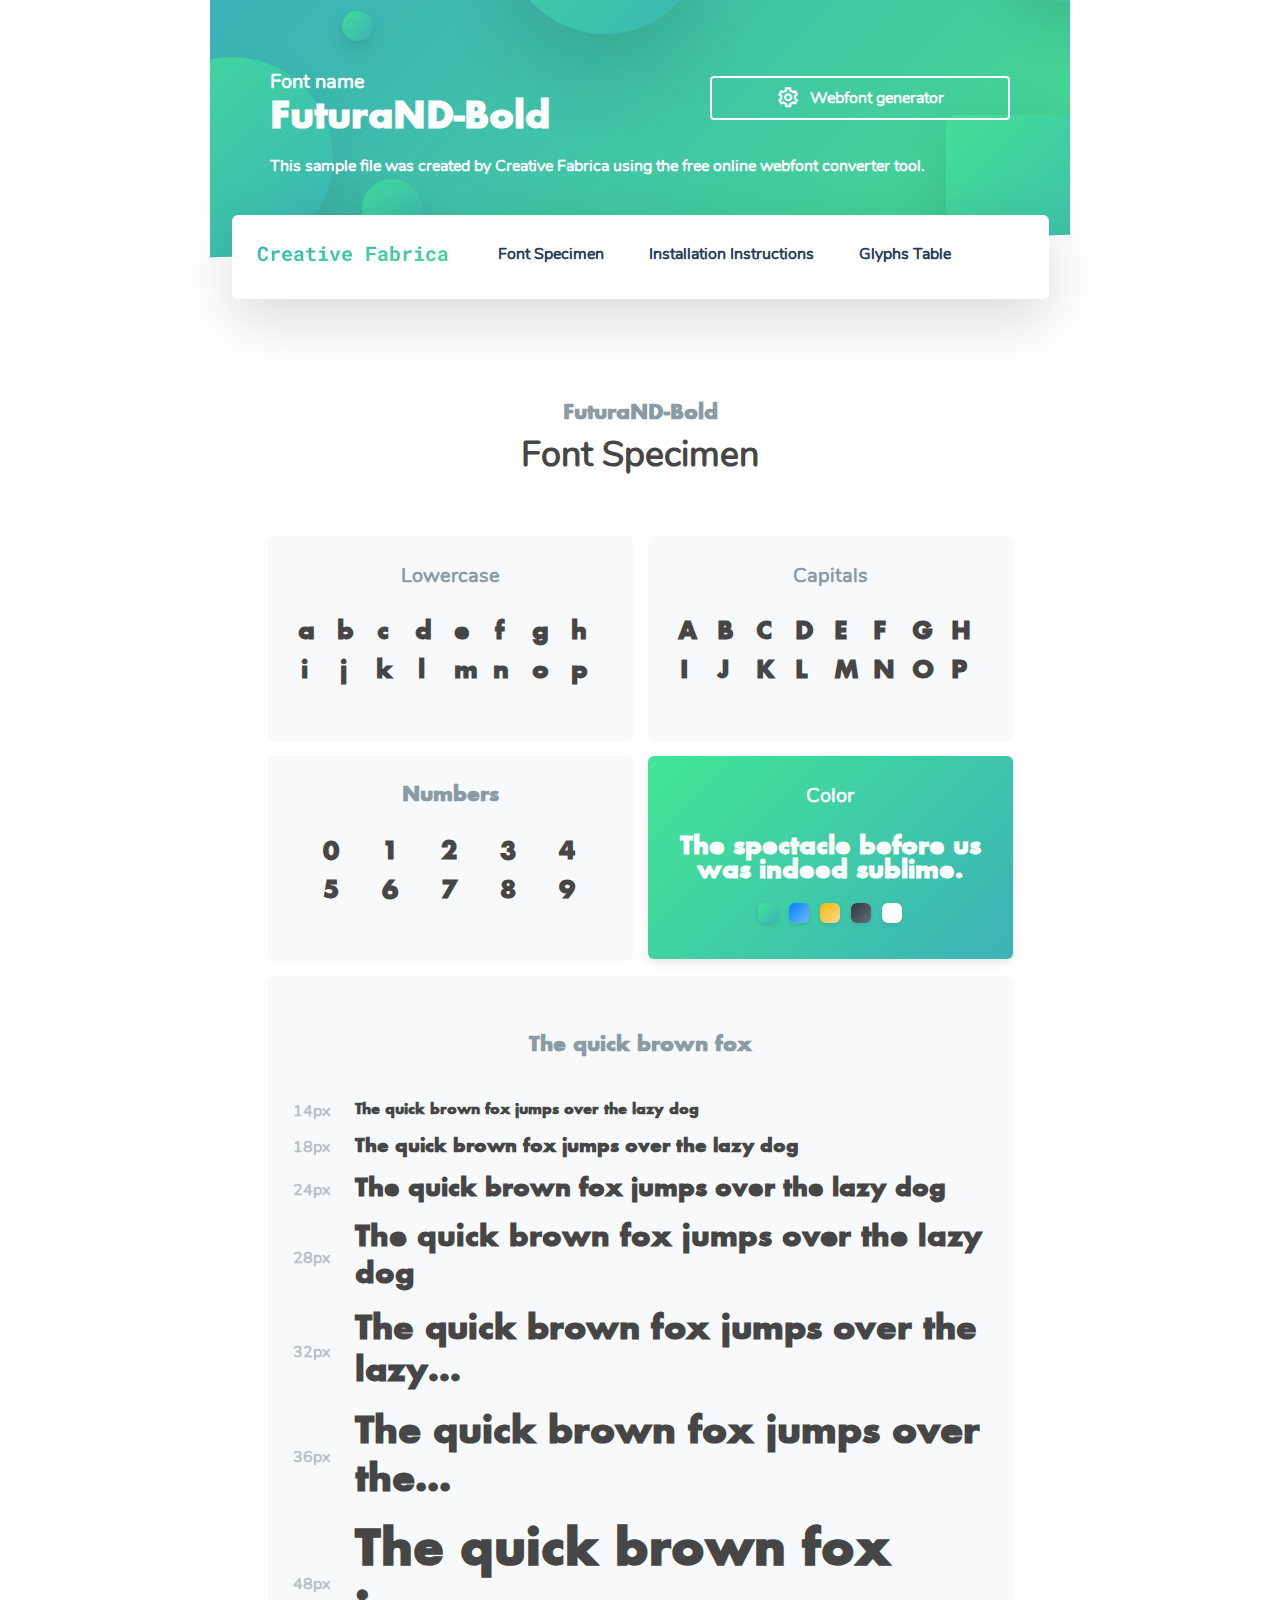
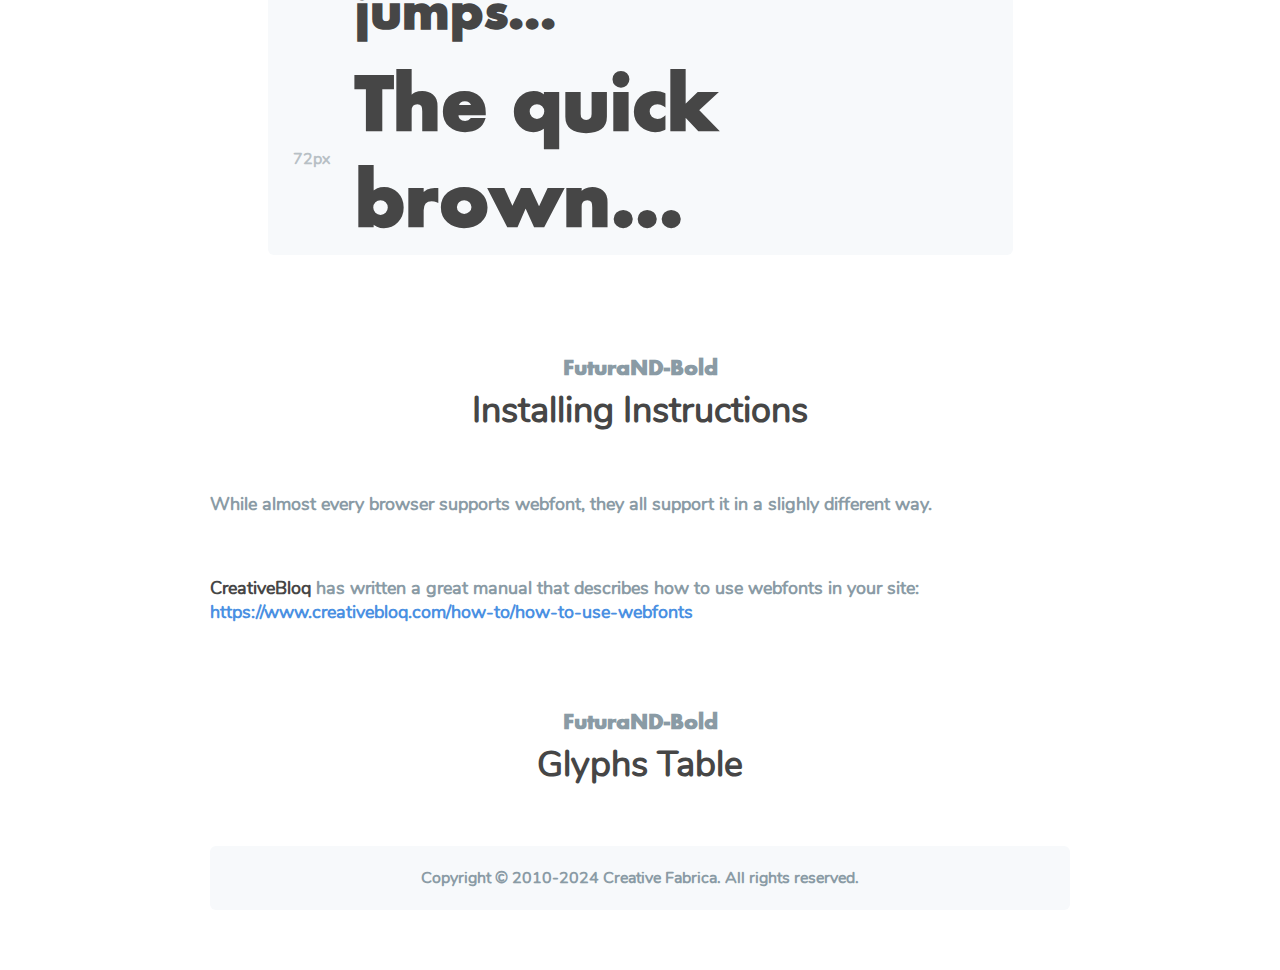
<file: resources/fonts/b27e7b36-9680-4c8a-a06a-61077bac1ced/index.html>
<!DOCTYPE html>
<html lang="en">
<head>
    <meta charset="UTF-8">
    <meta http-equiv="X-UA-Compatible" content="ie=edge">
    <meta name="viewport" content="width=device-width">
    <title>Webfont Specimen FuturaND-Bold by Creative Fabrica</title>
    <link rel="stylesheet" href="FuturaND-Bold.css">
    <link rel="stylesheet" href="./specimen_files/css/boxicons.min.css">
    <link rel="stylesheet" href="./specimen_files/css/style.css">
    <link rel="icon" href="./specimen_files/images/favicon.png">
    <style>
        body {
            font-family: 'FuturaND-Bold';
            font-weight: &amp;;
        }
    </style>
</head>
<body>
    <div class="cover-section c-section">
		<div class="cover-section_cta">
			<div class="c-row">
				<div class="c-row_column">
					<h1 class="cover-section_headline">
						<span class="cover-section_headline--smaller keep-page-font">Font name</span> <br>
						FuturaND-Bold
					</h1>
				</div>
				<div class="c-row_column c-row_column--align-right center-vertical c-row_column--no-margin-right ">
					<a class="l-button l-button--outlined btn-animated-top-bottom" href="https://www.creativefabrica.com/webfont-generator/" target="_blank">
						<div class="l-button_icon">
							<i class="icon-animated-top-bottom bx bx-cog"></i>
						</div>
						<div class="l-button_text keep-page-font">Webfont generator</div>
					</a>
				</div>
			</div>
			<p class="cover-section_description keep-page-font">
				This sample file was created by Creative Fabrica using the free online webfont converter tool.
			</p>
		</div>
		<div class="l-parallax">
            <img style="top: 35%; left: -18%;" class="l-parallax_item" data-parallax-translate="100" src="./specimen_files/images/Circle_5.svg" alt="">
			<img style="top: 55%; left: 13%;" class="l-parallax_item" data-parallax-translate="200" src="./specimen_files/images/Circle_3.svg" alt="">
			<img style="top: 75%; left: 13%;" class="l-parallax_item" data-parallax-translate="50" src="./specimen_files/images/Circle_2.svg" alt="">
			<img style="top: -71%; left: 25%;" class="l-parallax_item" data-parallax-translate="30" src="./specimen_files/images/Circle_1.svg" alt="">
			<img style="top: 70%; right: -10%;" class="l-parallax_item" data-parallax-translate="150" src="./specimen_files/images/Rectangle_2.svg" alt="">
			<img style="top: -15%; right: -15%;" class="l-parallax_item" data-parallax-translate="180" src="./specimen_files/images/Circle_4.svg" alt="">
		</div>
	</div>

	<!-- Navigation -->
	<div class="top-navigation-section c-section">
		<div class="top-navigation">
			<div class="nav-component left-side">
				<div class="logo-and-menu-btn">
					<div class="logo-box">
						<img src="./specimen_files/images/Logo.svg">
					</div>
					<button id="btn-trigger-top-nav" class="btn-menu-trigger">
						<span class="bx bx-menu"></span>
					</button>
				</div>
			</div>
			<div id="top-nav-responsive-menu" class="responsive-menu" top-nav-responsive-active="false">
				<div class="nav-component">
					<ul class="menu-list">
                        <li><a class="keep-page-font" href="#" onclick="scrollToSection('font-specimen_section', event)">Font Specimen</a></li>
						<li><a class="keep-page-font" href="#" onclick="scrollToSection('installing-section', event)">Installation Instructions</a></li>
						<li><a class="keep-page-font" href="#" onclick="scrollToSection('glyph-section', event)">Glyphs Table</a></li>
					</ul>
				</div>
			</div>
		</div>
	</div>

	<div class="font-specimen_section c-section">
		<h3 class="c-section_subtitle">FuturaND-Bold</h3>
		<h2 class="c-section_headline keep-page-font">Font Specimen</h2>
		<div class="fs-section_boxes">
			<div class="c-row--inline">
				<div class="c-row_column">
					<div class="fs-section_box">
						<p class="fs-section_box-title keep-page-font">Lowercase</p>
						<div class="fs-section-chars-box fs-section-char-box--lowercase">
							<div class="fs-section-char-box">
								<p class="fs-section-char">a</p>
							</div>
							<div class="fs-section-char-box">
								<p class="fs-section-char">b</p>
							</div>
							<div class="fs-section-char-box">
								<p class="fs-section-char">c</p>
							</div>
							<div class="fs-section-char-box">
								<p class="fs-section-char">d</p>
							</div>
							<div class="fs-section-char-box">
								<p class="fs-section-char">e</p>
							</div>
							<div class="fs-section-char-box">
								<p class="fs-section-char">f</p>
							</div>
							<div class="fs-section-char-box">
								<p class="fs-section-char">g</p>
							</div>
							<div class="fs-section-char-box fs-section-char-box--no-margin">
								<p class="fs-section-char">h</p>
							</div>
							<div class="fs-section-char-box">
								<p class="fs-section-char">i</p>
							</div>
							<div class="fs-section-char-box">
								<p class="fs-section-char">j</p>
							</div>
							<div class="fs-section-char-box">
								<p class="fs-section-char">k</p>
							</div>
							<div class="fs-section-char-box">
								<p class="fs-section-char">l</p>
							</div>
							<div class="fs-section-char-box">
								<p class="fs-section-char">m</p>
							</div>
							<div class="fs-section-char-box">
								<p class="fs-section-char">n</p>
							</div>
							<div class="fs-section-char-box">
								<p class="fs-section-char">o</p>
							</div>
							<div class="fs-section-char-box fs-section-char-box--no-margin">
								<p class="fs-section-char">p</p>
							</div>

							<!-- Clear float -->
							<div class="clear-fix"></div>

						</div>
					</div>
				</div>
				<div class="c-row_column c-row_column--no-margin-right">
					<div class="fs-section_box">
						<p class="fs-section_box-title keep-page-font">Capitals</p>
						<div class="fs-section-chars-box fs-section-char-box--uppercase">
							<div class="fs-section-char-box">
								<p class="fs-section-char">a</p>
							</div>
							<div class="fs-section-char-box">
								<p class="fs-section-char">b</p>
							</div>
							<div class="fs-section-char-box">
								<p class="fs-section-char">c</p>
							</div>
							<div class="fs-section-char-box">
								<p class="fs-section-char">d</p>
							</div>
							<div class="fs-section-char-box">
								<p class="fs-section-char">e</p>
							</div>
							<div class="fs-section-char-box">
								<p class="fs-section-char">f</p>
							</div>
							<div class="fs-section-char-box">
								<p class="fs-section-char">g</p>
							</div>
							<div class="fs-section-char-box fs-section-char-box--no-margin">
								<p class="fs-section-char">h</p>
							</div>
							<div class="fs-section-char-box">
								<p class="fs-section-char">i</p>
							</div>
							<div class="fs-section-char-box">
								<p class="fs-section-char">j</p>
							</div>
							<div class="fs-section-char-box">
								<p class="fs-section-char">k</p>
							</div>
							<div class="fs-section-char-box">
								<p class="fs-section-char">l</p>
							</div>
							<div class="fs-section-char-box">
								<p class="fs-section-char">m</p>
							</div>
							<div class="fs-section-char-box">
								<p class="fs-section-char">n</p>
							</div>
							<div class="fs-section-char-box">
								<p class="fs-section-char">o</p>
							</div>
							<div class="fs-section-char-box fs-section-char-box--no-margin">
								<p class="fs-section-char">p</p>
							</div>

							<!-- Clear float -->
							<div class="clear-fix"></div>

						</div>
					</div>
				</div>
			</div>
			<div class="c-row--inline">
				<div class="c-row_column">
					<div class="fs-section_box">
						<p class="fs-section_box-title">Numbers</p>
						<div class="fs-section-chars-box fs-section-char--numbers">
							<div class="fs-section-char-box fs-section-char-box--number">
								<p class="fs-section-char">0</p>
							</div>
							<div class="fs-section-char-box fs-section-char-box--number">
								<p class="fs-section-char">1</p>
							</div>
							<div class="fs-section-char-box fs-section-char-box--number">
								<p class="fs-section-char">2</p>
							</div>
							<div class="fs-section-char-box fs-section-char-box--number">
								<p class="fs-section-char">3</p>
							</div>
							<div class="fs-section-char-box fs-section-char-box--number fs-section-char-box--no-margin">
								<p class="fs-section-char">4</p>
							</div>
							<div class="fs-section-char-box fs-section-char-box--number">
								<p class="fs-section-char">5</p>
							</div>
							<div class="fs-section-char-box fs-section-char-box--number">
								<p class="fs-section-char">6</p>
							</div>
							<div class="fs-section-char-box fs-section-char-box--number">
								<p class="fs-section-char">7</p>
							</div>
							<div class="fs-section-char-box fs-section-char-box--number">
								<p class="fs-section-char">8</p>
							</div>
							<div class="fs-section-char-box fs-section-char-box--number fs-section-char-box--no-margin">
								<p class="fs-section-char">9</p>
							</div>

							<!-- Clear float -->
							<div class="clear-fix"></div>

						</div>
					</div>
				</div>
				<div class="c-row_column c-row_column--no-margin-right">
					<div class="fs-section_switch-color-box fs-section_box fs-section_box--color-box">
						<p class="fs-section_box-title color-white fs-switch-box_font-color keep-page-font">Color</p>
						<p class="fs-section_subtext color-white fs-switch-box_font-color">
							The spectacle before us <br class="break-line">was indeed sublime.
						</p>
						<div class="fs-section_color-buttons">
							<button class="fs-section_color_button fs-section_color_button--green"
							        data-color-one="#43E695" data-color-two="#3BB2B8" data-font-color="#ffffff"></button>

							<button class="fs-section_color_button fs-section_color_button--blue"
									data-color-one="#72B8FE" data-color-two="#0081FF" data-font-color="#ffffff"></button>

							<button class="fs-section_color_button fs-section_color_button--yellow"
									data-color-one="#EEBB00" data-color-two="#FFD796" data-font-color="#ffffff"></button>

							<button class="fs-section_color_button fs-section_color_button--black"
									data-color-one="#656D78" data-color-two="#2F3640" data-font-color="#ffffff"></button>

							<button class="fs-section_color_button fs-section_color_button--white"
									data-color-one="#FFFFFF" data-color-two="#F9F9F9" data-font-color="#4d545f"></button>
						</div>
					</div>
				</div>
			</div>
		</div>
	</div>

	<div class="size-example-section c-section">
		<h3 class="c-section_subtitle">The quick brown fox</h3>
		<div class="size-example-section_scroll-content">
			<ul class="size-example-section_list">
				<li class="size-example-section_item">
					<span class="size-example-section_example-size keep-page-font">14px</span>
					<p class="size-example-section_preview size-example--14">
						The quick brown fox jumps over the lazy dog
					</p>
				</li>
				<li class="size-example-section_item">
					<span class="size-example-section_example-size keep-page-font">18px</span>
					<p class="size-example-section_preview size-example size-example--18">
						The quick brown fox jumps over the lazy dog
					</p>
				</li>
				<li class="size-example-section_item">
					<span class="size-example-section_example-size keep-page-font">24px</span>
					<p class="size-example-section_preview size-example size-example--24">
						The quick brown fox jumps over the lazy dog
					</p>
				</li>
				<li class="size-example-section_item">
					<span class="size-example-section_example-size keep-page-font">28px</span>
					<p class="size-example-section_preview size-example size-example--28">
						The quick brown fox jumps over the lazy dog
					</p>
				</li>
				<li class="size-example-section_item">
					<span class="size-example-section_example-size keep-page-font">32px</span>
					<p class="size-example-section_preview size-example size-example--32">
						The quick brown fox jumps over the lazy...
					</p>
				</li>
				<li class="size-example-section_item">
					<span class="size-example-section_example-size keep-page-font">36px</span>
					<p class="size-example-section_preview size-example size-example--36">
						The quick brown fox jumps over the...
					</p>
				</li>
				<li class="size-example-section_item">
					<span class="size-example-section_example-size keep-page-font">48px</span>
					<p class="size-example-section_preview size-example size-example--48">
						The quick brown fox jumps...
					</p>
				</li>
				<li class="size-example-section_item">
					<span class="size-example-section_example-size keep-page-font">72px</span>
					<p class="size-example-section_preview size-example size-example--72">
						The quick brown...
					</p>
				</li>
			</ul>
		</div>

	</div>

    <div class="installing-section c-section">
		<h3 class="c-section_subtitle">FuturaND-Bold</h3>
		<h2 class="c-section_headline keep-page-font">Installing Instructions</h2>
		<p class="installing-section_top-paragraph c-section_paragraph c-section_paragraph--light keep-page-font">
			While almost every browser supports webfont, they all support it in a slighly different way.
		</p>
		<p class="installing-section_top-paragraph c-section_paragraph c-section_paragraph--light keep-page-font">
			<span class="installing-section_dark-span keep-page-font">CreativeBloq</span>
			has written a great manual that describes how to use webfonts in your site:
			<a class="installing-section_link keep-page-font" href="https://www.creativebloq.com/how-to/how-to-use-webfonts" target="_blank">
				https://www.creativebloq.com/how-to/how-to-use-webfonts
			</a>
		</p>
	</div>

	<div class="glyph-section c-section">
		<h3 class="c-section_subtitle">FuturaND-Bold</h3>
		<h2 class="c-section_headline keep-page-font">Glyphs Table</h2>
		<div class="glyph-section_table">
            
			<!-- Clear float -->
			<div class="clear-fix"></div>

		</div>
	</div>

	<div class="footer-section c-section">
		<p class="keep-page-font">Copyright &copy; 2010-2024 Creative Fabrica. All rights reserved.</p>
	</div>

	<script type="text/javascript" src="./specimen_files/javascript/parallax.js"></script>
	<script type="text/javascript" src="./specimen_files/javascript/responsive-menu.js"></script>
	<script type="text/javascript" src="./specimen_files/javascript/scroll-animation.js"></script>
	<script type="text/javascript" src="./specimen_files/javascript/color-switcher.js"></script>
</body>
</html>
</file>
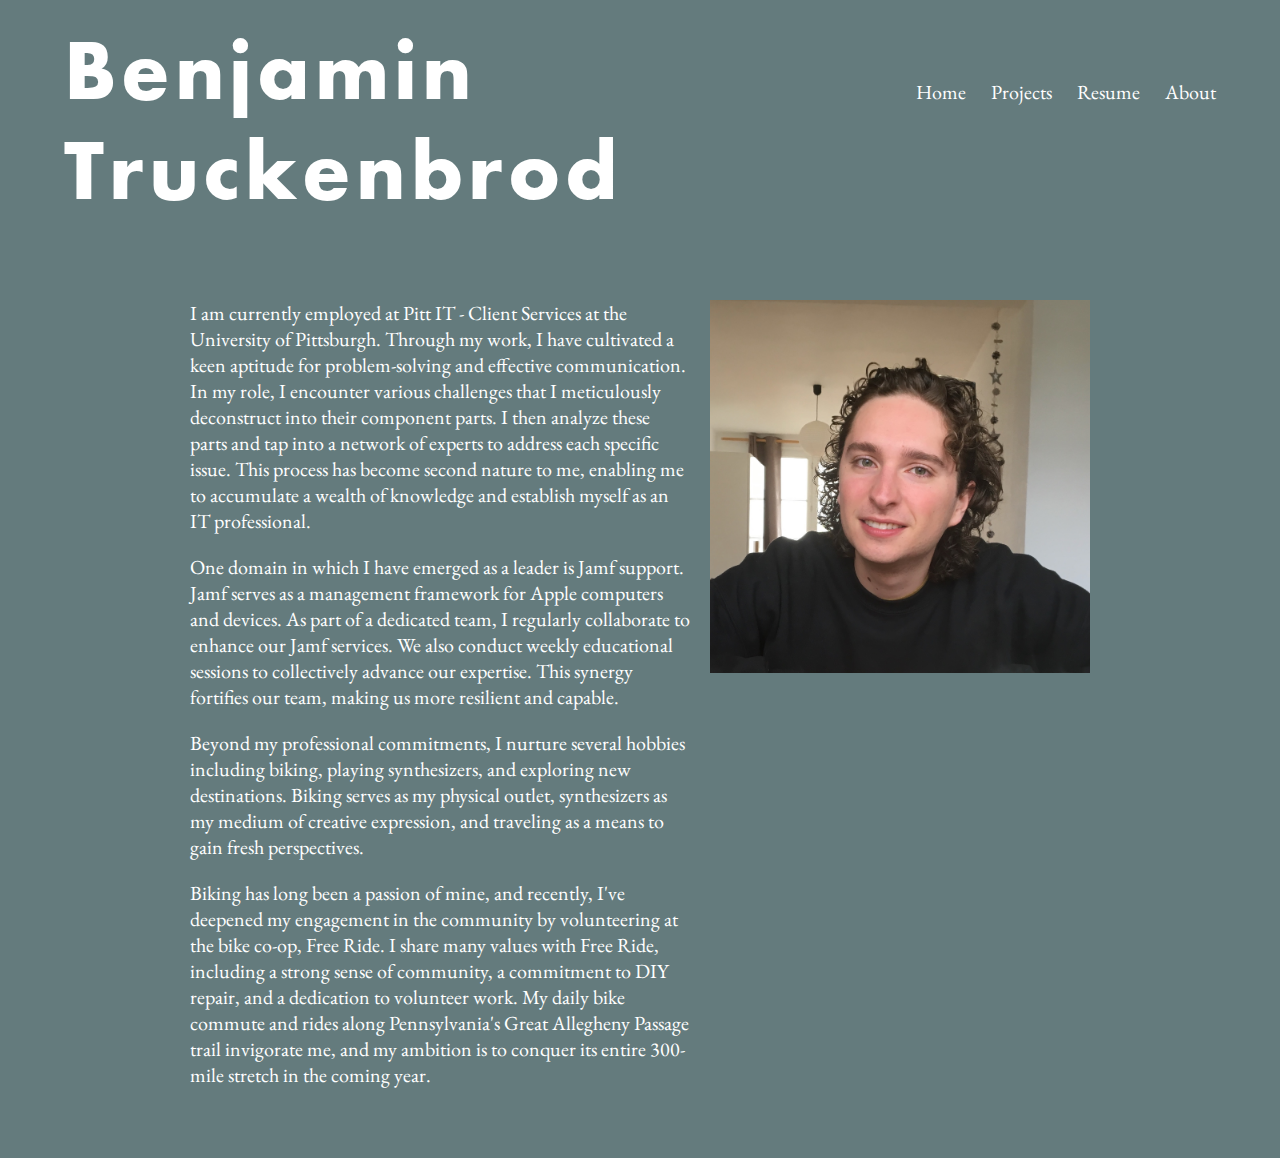
<file: about.html>
<!DOCTYPE html>
<html lang="en">
<head>
    <meta charset="UTF-8">
    <meta name="viewport" content="width=device-width, initial-scale=1.0">
    <link rel="stylesheet" type="text/css" href="styles.css" />
    <link rel="preconnect" href="https://fonts.googleapis.com">
    <link rel="preconnect" href="https://fonts.gstatic.com" crossorigin>
    <link href="https://fonts.googleapis.com/css2?family=Montserrat&family=Source+Sans+3&display=swap" rel="stylesheet">
    <link rel="preconnect" href="https://fonts.googleapis.com">
    <link rel="preconnect" href="https://fonts.gstatic.com" crossorigin>
    <link href="https://fonts.googleapis.com/css2?family=EB+Garamond:ital,wght@0,400..800;1,400..800&display=swap" rel="stylesheet">
    <title>about</title>
</head>
<body>
    <header class="projects-header-height">
        <a class="" id="my-name" href="index.html">Benjamin Truckenbrod</a>
        <ul id="header-list">
            <li><a href="index.html">Home</a></li>
            <li><a href="projects.html">Projects</a></li>
            <li><a href="resume.html">Resume</a></li>
            <li><a href="about.html">About</a></li>
        </ul>
    </header>

    <hr>

    <div id="about-me-long-container">
        <div id="about-me">

            <!-- <p class="header-text bold" id="about">About</p> -->

            <div class="width-90">
                <p>
                    I am currently employed at Pitt IT - Client Services at the University of Pittsburgh.
                    Through my work, I have cultivated a keen aptitude for problem-solving and effective communication.
                    In my role, I encounter various challenges that I meticulously deconstruct into their component parts.
                    I then analyze these parts and tap into a network of experts to address each specific issue.
                    This process has become second nature to me, enabling me to accumulate a wealth of knowledge and
                     establish myself as an IT professional.</p>
                <p>
                    One domain in which I have emerged as a leader is Jamf support.
                    Jamf serves as a management framework for Apple computers and devices.
                    As part of a dedicated team, I regularly collaborate to enhance our Jamf services.
                    We also conduct weekly educational sessions to collectively advance our expertise.
                    This synergy fortifies our team, making us more resilient and capable.
                </p>
                <p>
                    Beyond my professional commitments, I nurture several hobbies including biking, playing synthesizers, and exploring new destinations.
                    Biking serves as my physical outlet, synthesizers as my medium of creative expression, and traveling as a means to gain fresh perspectives.
                </p>
                <p>
                    Biking has long been a passion of mine, and recently, I've deepened my engagement in the community by volunteering at the bike co-op, Free Ride.
                    I share many values with Free Ride, including a strong sense of community, a commitment to DIY repair, and a dedication to volunteer work.
                    My daily bike commute and rides along Pennsylvania's Great Allegheny Passage trail invigorate me, and my ambition is to conquer its entire 300-mile stretch in the coming year.
                </p>
            </div>

        </div>
        <div id="crop-container-2">
            <img  id='headshot-2' src="resources/img/IMG_7332.jpeg" alt="Picture of Benjamin Truckenbrod">
        </div>

        <!-- <div id="headshot-space"></div> -->

    </div>
        <footer>

        </footer>
</body>
</html>
</file>
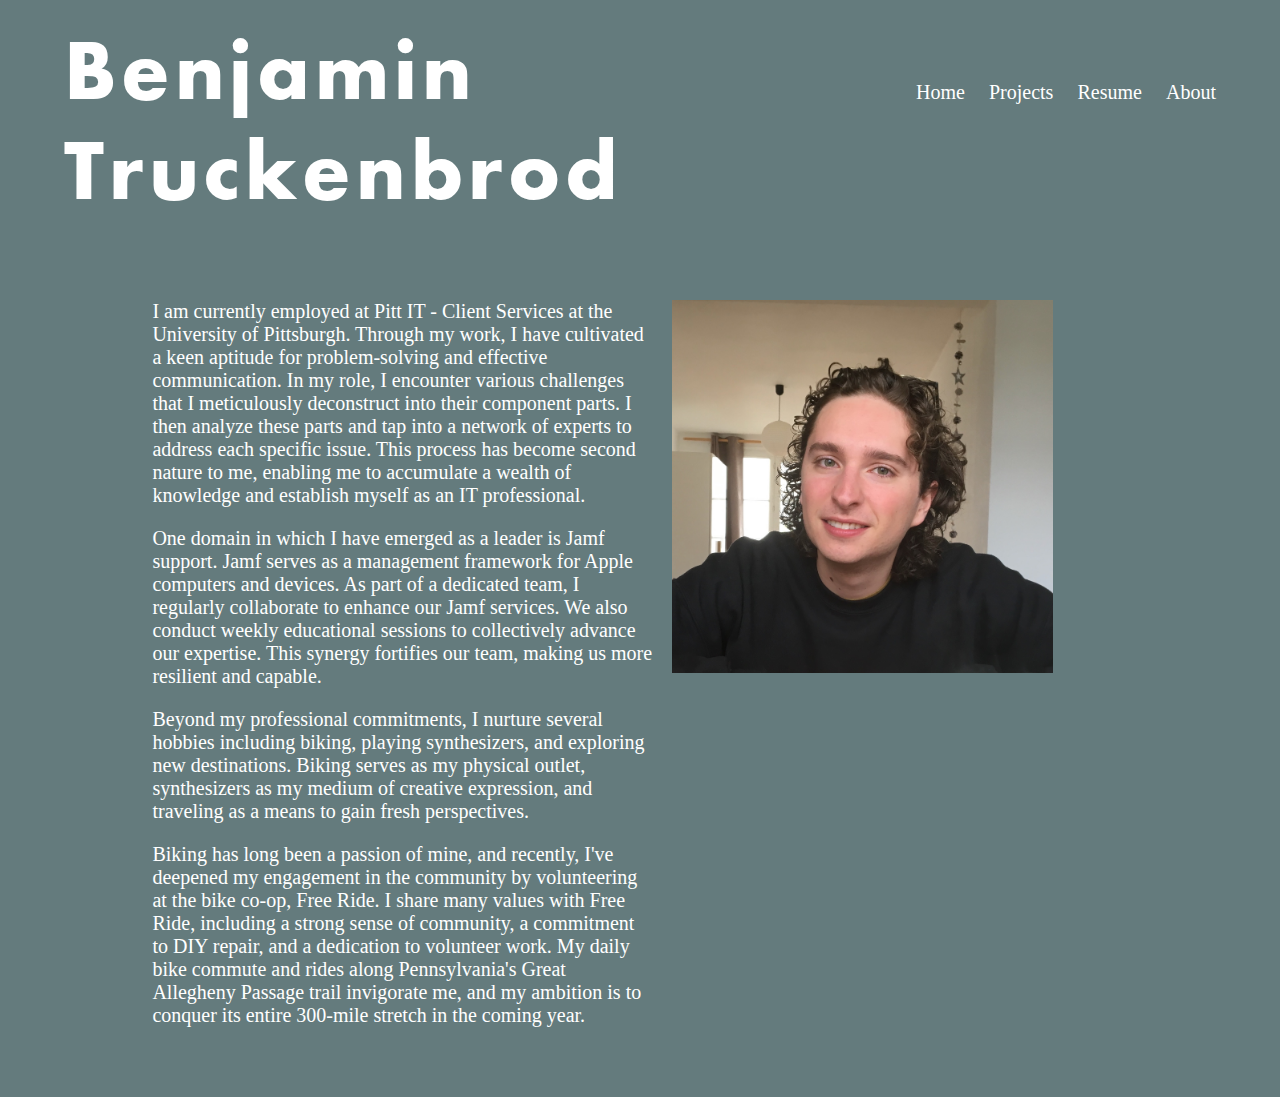
<file: about2.html>
<!DOCTYPE html>
<html lang="en">
<head>
    <meta charset="UTF-8">
    <meta name="viewport" content="width=device-width, initial-scale=1.0">
    <link rel="stylesheet" type="text/css" href="styles.css" />
    <link rel="preconnect" href="https://fonts.googleapis.com">
    <link rel="preconnect" href="https://fonts.gstatic.com" crossorigin>
    <link href="https://fonts.googleapis.com/css2?family=Montserrat&family=Source+Sans+3&display=swap" rel="stylesheet">
    <title>about</title>
</head>
<body>
    <header>
        <a class="trans-button" id="my-name" href="index.html">Benjamin Truckenbrod</a>
        <ul id="header-list">
            <li><a href="index.html">Home</a></li>
            <li><a href="projects2.html">Projects</a></li>
            <li><a href="resume2.html">Resume</a></li>
            <li><a href="about2.html">About</a></li>
        </ul>
    </header>

    <hr>

    <div id="about-me-long-container">
        <div id="about-me">

            <p>
                I am currently employed at Pitt IT - Client Services at the University of Pittsburgh. 
                Through my work, I have cultivated a keen aptitude for problem-solving and effective communication. 
                In my role, I encounter various challenges that I meticulously deconstruct into their component parts. 
                I then analyze these parts and tap into a network of experts to address each specific issue. 
                This process has become second nature to me, enabling me to accumulate a wealth of knowledge and
                 establish myself as an IT professional.</p>

            <p>
                One domain in which I have emerged as a leader is Jamf support. 
                Jamf serves as a management framework for Apple computers and devices. 
                As part of a dedicated team, I regularly collaborate to enhance our Jamf services. 
                We also conduct weekly educational sessions to collectively advance our expertise. 
                This synergy fortifies our team, making us more resilient and capable.            
            </p>

            <p>
                Beyond my professional commitments, I nurture several hobbies including biking, playing synthesizers, and exploring new destinations. 
                Biking serves as my physical outlet, synthesizers as my medium of creative expression, and traveling as a means to gain fresh perspectives.            
            </p>

            <p>
                Biking has long been a passion of mine, and recently, I've deepened my engagement in the community by volunteering at the bike co-op, Free Ride. 
                I share many values with Free Ride, including a strong sense of community, a commitment to DIY repair, and a dedication to volunteer work. 
                My daily bike commute and rides along Pennsylvania's Great Allegheny Passage trail invigorate me, and my ambition is to conquer its entire 300-mile stretch in the coming year.
            </p>

            <!-- <p>
                The seamless fusion of my technical skills and creative inclinations finds its perfect harmony in synthesizers. 
                I've had the privilege of performing with a live band using synthesizers and more recently, as a solo artist. 
            </p>
             
            <p>
                My exploration of travel started in adulthood, leading to the cultivation of friendships around the world. 
                I aspire to one day secure a job that affords me the freedom to visit these friends as frequently as I desire!
             </p> -->


        </div>
        <div id="crop-container-2">
            <img  id='headshot-2' src="resources/img/IMG_7332.jpeg" alt="Picture of Benjamin Truckenbrod">
        </div>

        <div id="headshot-space"></div>

    </div>
        <footer>

        </footer>
</body>
</html>
</file>
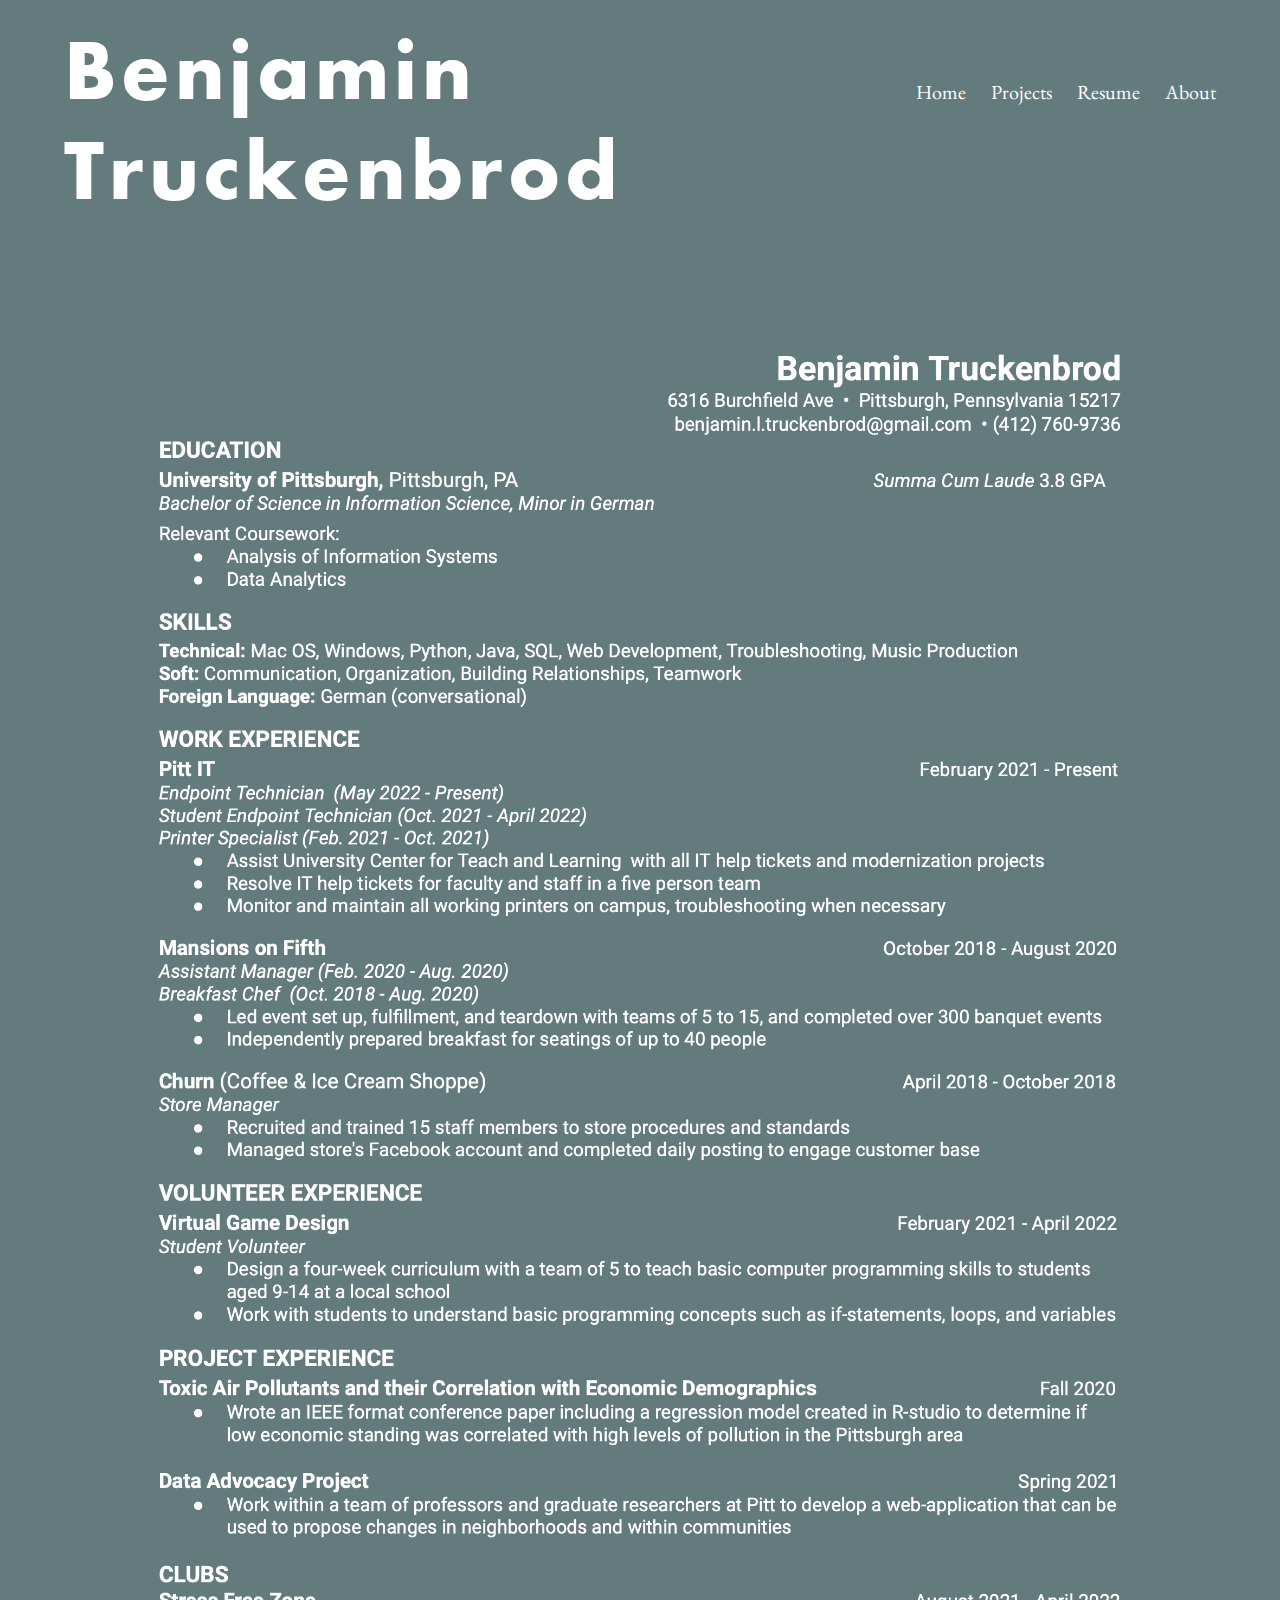
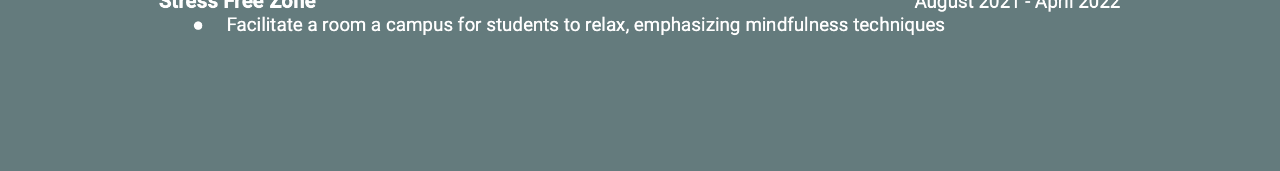
<file: resume.html>
<!DOCTYPE html>
<html lang="en">
<head>
    <meta charset="UTF-8">
    <meta name="viewport" content="width=device-width, initial-scale=1.0">
    <link rel="stylesheet" type="text/css" href="styles.css" />
    <link rel="preconnect" href="https://fonts.googleapis.com">
    <link rel="preconnect" href="https://fonts.gstatic.com" crossorigin>
    <link href="https://fonts.googleapis.com/css2?family=Montserrat&family=Source+Sans+3&display=swap" rel="stylesheet">
    <link rel="preconnect" href="https://fonts.googleapis.com">
    <link rel="preconnect" href="https://fonts.gstatic.com" crossorigin>
    <link href="https://fonts.googleapis.com/css2?family=EB+Garamond:ital,wght@0,400..800;1,400..800&display=swap" rel="stylesheet">
    <title>Document</title>
</head>
<body id="resume-body">
    <header>
        <a class="" id="my-name" href="index.html">Benjamin Truckenbrod</a>
        <ul id="header-list">
            <li><a href="index.html">Home</a></li>
            <li><a href="projects.html">Projects</a></li>
            <li><a href="resume.html">Resume</a></li>
            <li><a href="about.html">About</a></li>
        </ul>
    </header>

    <hr>

    <div id="resume-container">
        <img id="resume" src="resources/resume/blue-resume.png">
    </div>

</body>
</html>
</file>
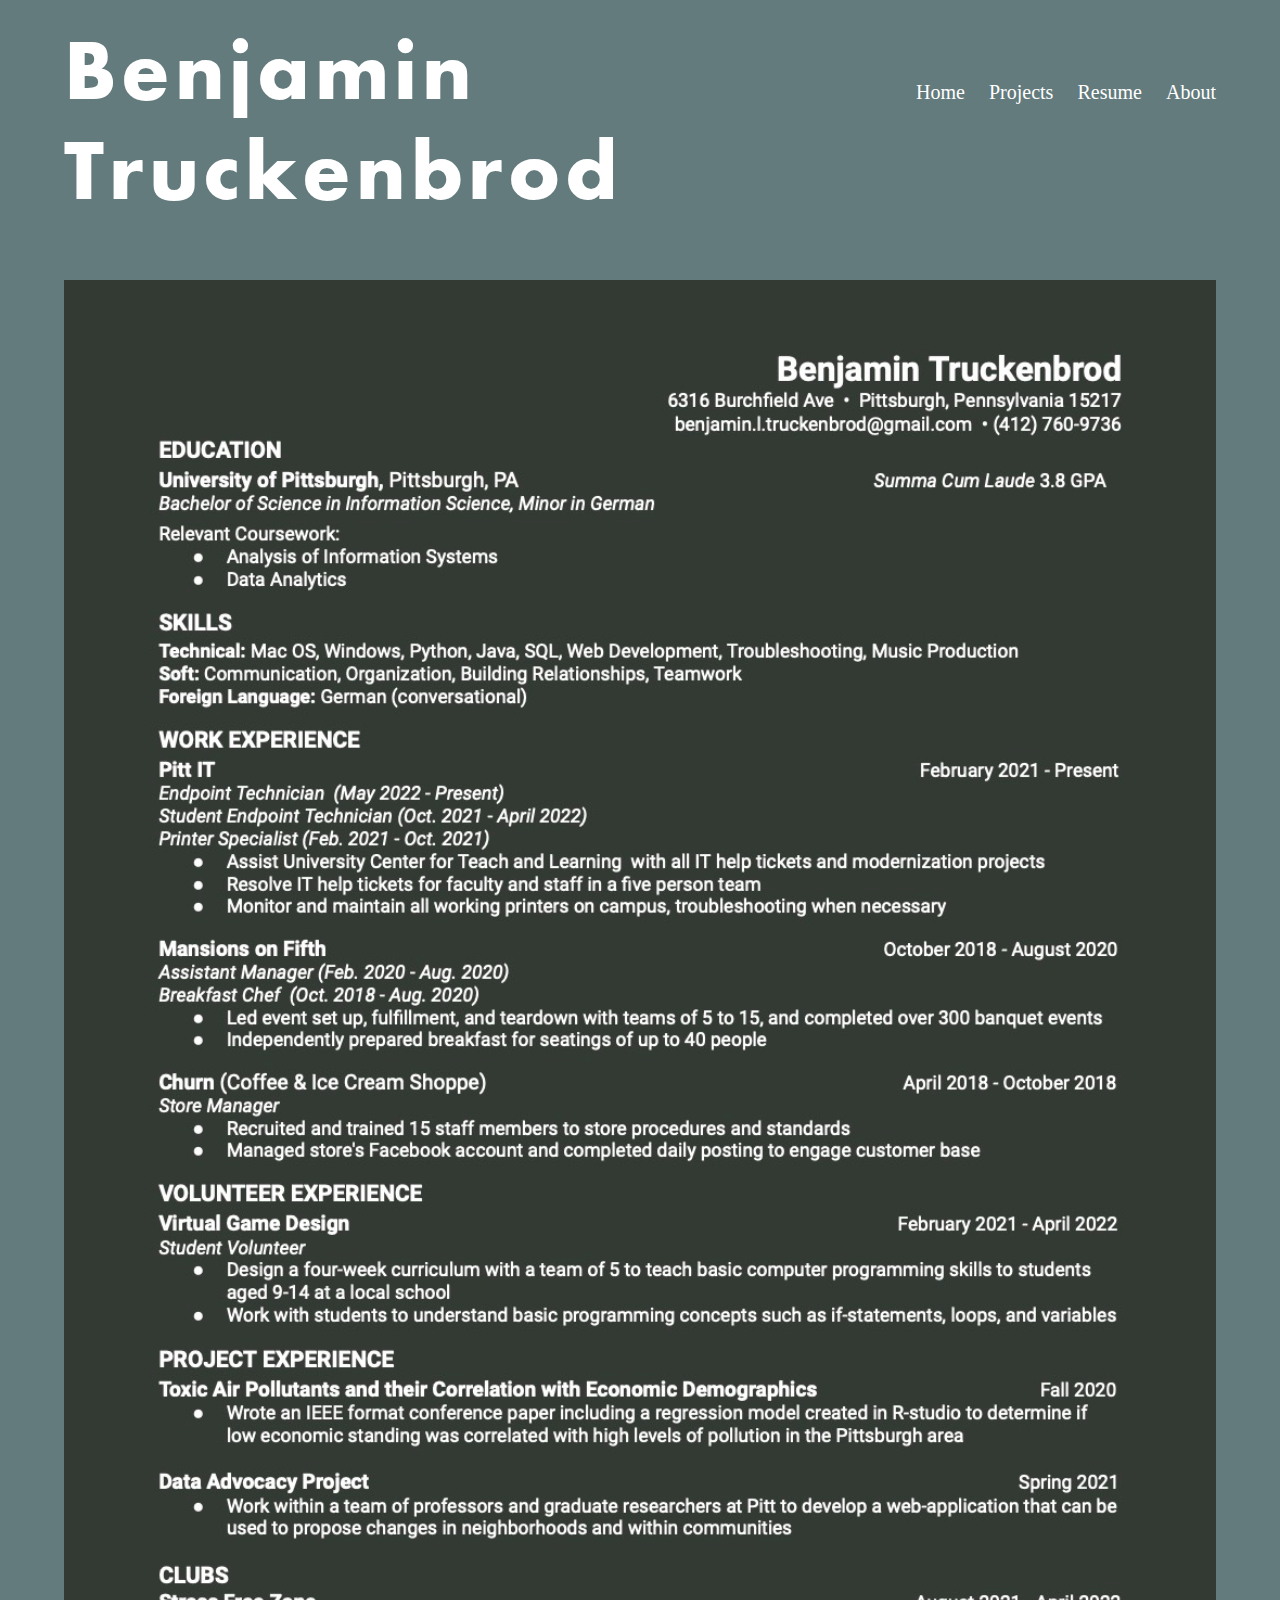
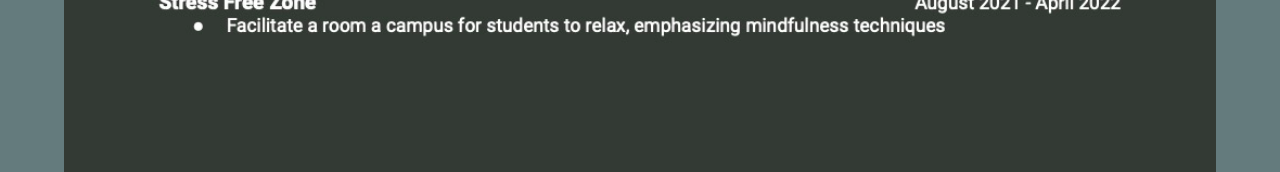
<file: resume2.html>
<!DOCTYPE html>
<html lang="en">
<head>
    <meta charset="UTF-8">
    <meta name="viewport" content="width=device-width, initial-scale=1.0">
    <link rel="stylesheet" type="text/css" href="styles.css" />
    <link rel="preconnect" href="https://fonts.googleapis.com">
    <link rel="preconnect" href="https://fonts.gstatic.com" crossorigin>
    <link href="https://fonts.googleapis.com/css2?family=Montserrat&family=Source+Sans+3&display=swap" rel="stylesheet">
    <title>Document</title>
</head>
<body id="resume-body">
    <header>
        <a class="trans-button" id="my-name" href="index.html">Benjamin Truckenbrod</a>
        <ul id="header-list">
            <li><a href="index.html">Home</a></li>
            <li><a href="projects2.html">Projects</a></li>
            <li><a href="resume2.html">Resume</a></li>
            <li><a href="about2.html">About</a></li>
        </ul>
    </header>

    <hr>

    <div id="resume-container">
        <img id="resume" src="resources/resume/grey:green Copy of Truckenbrod Resume 2023.docx.jpg">
    </div>

</body>
</html>
</file>
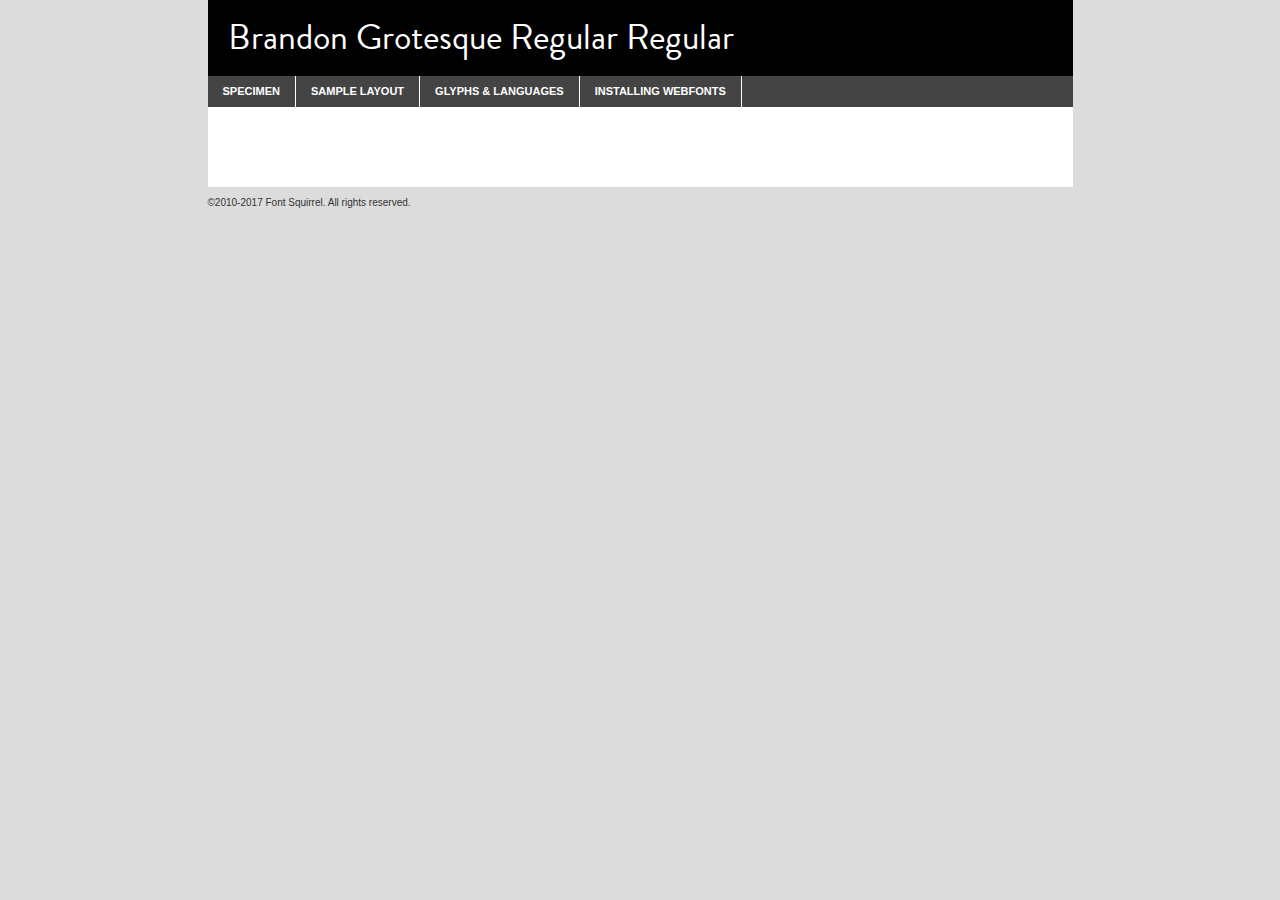
<file: resources/fonts/brandon_grotesque/brandon_reg-demo.html>
<!DOCTYPE html PUBLIC "-//W3C//DTD XHTML 1.0 Transitional//EN"
        "http://www.w3.org/TR/xhtml1/DTD/xhtml1-transitional.dtd">

<html xmlns="http://www.w3.org/1999/xhtml" xml:lang="en" lang="en">
<head>
    <meta http-equiv="Content-Type" content="text/html; charset=utf-8"/>
    <script src="http://ajax.googleapis.com/ajax/libs/jquery/1.7.2/jquery.min.js" type="text/javascript" charset="utf-8"></script>
    <script type="text/javascript">
		(function($) {
			$.fn.easyTabs = function(option) {
				var param = jQuery.extend({ fadeSpeed: 'fast', defaultContent: 1, activeClass: 'active' }, option);
				$(this).each(function() {
					var thisId = '#' + this.id;
					if ( param.defaultContent == '' )
					{
						param.defaultContent = 1;
					}
					if ( typeof param.defaultContent == 'number' )
					{
						var defaultTab = $(thisId + ' .tabs li:eq(' + (param.defaultContent - 1) + ') a').attr('href').substr(1);
					}
					else
					{
						var defaultTab = param.defaultContent;
					}
					$(thisId + ' .tabs li a').each(function() {
						var tabToHide = $(this).attr('href').substr(1);
						$('#' + tabToHide).addClass('easytabs-tab-content');
					});
					hideAll();
					changeContent(defaultTab);

					function hideAll() {$(thisId + ' .easytabs-tab-content').hide();}

					function changeContent(tabId)
					{
						hideAll();
						$(thisId + ' .tabs li').removeClass(param.activeClass);
						$(thisId + ' .tabs li a[href=#' + tabId + ']').closest('li').addClass(param.activeClass);
						if ( param.fadeSpeed != 'none' )
						{
							$(thisId + ' #' + tabId).fadeIn(param.fadeSpeed);
						}
						else
						{
							$(thisId + ' #' + tabId).show();
						}
					}

					$(thisId + ' .tabs li').click(function() {
						var tabId = $(this).find('a').attr('href').substr(1);
						changeContent(tabId);
						return false;
					});
				});
			}
		})(jQuery);
    </script>
    <link rel="stylesheet" href="specimen_files/specimen_stylesheet.css" type="text/css" charset="utf-8"/>
    <link rel="stylesheet" href="stylesheet.css" type="text/css" charset="utf-8"/>

    <style type="text/css">
        		body {
			font-family: 'brandon_grotesqueregular';
        		}

            </style>

    <title>Brandon Grotesque Regular Regular Specimen</title>


    <script type="text/javascript" charset="utf-8">
		$(document).ready(function() {
			$('#container').easyTabs({ defaultContent: 1 });
		});
    </script>
</head>

<body>
<div id="container">
    <div id="header">
		Brandon Grotesque Regular Regular    </div>
    <ul class="tabs">
        <li><a href="#specimen">Specimen</a></li>
        <li><a href="#layout">Sample Layout</a></li>
		        <li><a href="#glyphs">Glyphs &amp; Languages</a></li>
        <li><a href="#installing">Installing Webfonts</a></li>

    </ul>

    <div id="main_content">


        <div id="specimen">

            <div class="section">
                <div class="grid12 firstcol">
                    <div class="huge">AaBb</div>
                </div>
            </div>

            <div class="section">
                <div class="glyph_range">A&#x200B;B&#x200b;C&#x200b;D&#x200b;E&#x200b;F&#x200b;G&#x200b;H&#x200b;I&#x200b;J&#x200b;K&#x200b;L&#x200b;M&#x200b;N&#x200b;O&#x200b;P&#x200b;Q&#x200b;R&#x200b;S&#x200b;T&#x200b;U&#x200b;V&#x200b;W&#x200b;X&#x200b;Y&#x200b;Z&#x200b;a&#x200b;b&#x200b;c&#x200b;d&#x200b;e&#x200b;f&#x200b;g&#x200b;h&#x200b;i&#x200b;j&#x200b;k&#x200b;l&#x200b;m&#x200b;n&#x200b;o&#x200b;p&#x200b;q&#x200b;r&#x200b;s&#x200b;t&#x200b;u&#x200b;v&#x200b;w&#x200b;x&#x200b;y&#x200b;z&#x200b;1&#x200b;2&#x200b;3&#x200b;4&#x200b;5&#x200b;6&#x200b;7&#x200b;8&#x200b;9&#x200b;0&#x200b;&amp;&#x200b;.&#x200b;,&#x200b;?&#x200b;!&#x200b;&#64;&#x200b;(&#x200b;)&#x200b;#&#x200b;$&#x200b;%&#x200b;*&#x200b;+&#x200b;-&#x200b;=&#x200b;:&#x200b;;</div>
            </div>
            <div class="section">
                <div class="grid12 firstcol">
                    <table class="sample_table">
                        <tr>
                            <td>10</td>
                            <td class="size10">abcdefghijklmnopqrstuvwxyzABCDEFGHIJKLMNOPQRSTUVWXYZ0123456789abcdefghijklmnopqrstuvwxyzABCDEFGHIJKLMNOPQRSTUVWXYZ0123456789abcdefghijklmnopqrstuvwxyzABCDEFGHIJKLMNOPQRSTUVWXYZ</td>
                        </tr>
                        <tr>
                            <td>11</td>
                            <td class="size11">abcdefghijklmnopqrstuvwxyzABCDEFGHIJKLMNOPQRSTUVWXYZ0123456789abcdefghijklmnopqrstuvwxyzABCDEFGHIJKLMNOPQRSTUVWXYZ0123456789abcdefghijklmnopqrstuvwxyzABCDEFGHIJKLMNOPQRSTUVWXYZ</td>
                        </tr>
                        <tr>
                            <td>12</td>
                            <td class="size12">abcdefghijklmnopqrstuvwxyzABCDEFGHIJKLMNOPQRSTUVWXYZ0123456789abcdefghijklmnopqrstuvwxyzABCDEFGHIJKLMNOPQRSTUVWXYZ0123456789abcdefghijklmnopqrstuvwxyzABCDEFGHIJKLMNOPQRSTUVWXYZ</td>
                        </tr>
                        <tr>
                            <td>13</td>
                            <td class="size13">abcdefghijklmnopqrstuvwxyzABCDEFGHIJKLMNOPQRSTUVWXYZ0123456789abcdefghijklmnopqrstuvwxyzABCDEFGHIJKLMNOPQRSTUVWXYZ0123456789abcdefghijklmnopqrstuvwxyzABCDEFGHIJKLMNOPQRSTUVWXYZ</td>
                        </tr>
                        <tr>
                            <td>14</td>
                            <td class="size14">abcdefghijklmnopqrstuvwxyzABCDEFGHIJKLMNOPQRSTUVWXYZ0123456789abcdefghijklmnopqrstuvwxyzABCDEFGHIJKLMNOPQRSTUVWXYZ0123456789abcdefghijklmnopqrstuvwxyzABCDEFGHIJKLMNOPQRSTUVWXYZ</td>
                        </tr>
                        <tr>
                            <td>16</td>
                            <td class="size16">abcdefghijklmnopqrstuvwxyzABCDEFGHIJKLMNOPQRSTUVWXYZ0123456789abcdefghijklmnopqrstuvwxyzABCDEFGHIJKLMNOPQRSTUVWXYZ</td>
                        </tr>
                        <tr>
                            <td>18</td>
                            <td class="size18">abcdefghijklmnopqrstuvwxyzABCDEFGHIJKLMNOPQRSTUVWXYZ0123456789abcdefghijklmnopqrstuvwxyzABCDEFGHIJKLMNOPQRSTUVWXYZ</td>
                        </tr>
                        <tr>
                            <td>20</td>
                            <td class="size20">abcdefghijklmnopqrstuvwxyzABCDEFGHIJKLMNOPQRSTUVWXYZ0123456789abcdefghijklmnopqrstuvwxyzABCDEFGHIJKLMNOPQRSTUVWXYZ</td>
                        </tr>
                        <tr>
                            <td>24</td>
                            <td class="size24">abcdefghijklmnopqrstuvwxyzABCDEFGHIJKLMNOPQRSTUVWXYZ0123456789abcdefghijklmnopqrstuvwxyzABCDEFGHIJKLMNOPQRSTUVWXYZ</td>
                        </tr>
                        <tr>
                            <td>30</td>
                            <td class="size30">abcdefghijklmnopqrstuvwxyzABCDEFGHIJKLMNOPQRSTUVWXYZ0123456789abcdefghijklmnopqrstuvwxyzABCDEFGHIJKLMNOPQRSTUVWXYZ</td>
                        </tr>
                        <tr>
                            <td>36</td>
                            <td class="size36">abcdefghijklmnopqrstuvwxyzABCDEFGHIJKLMNOPQRSTUVWXYZ0123456789abcdefghijklmnopqrstuvwxyzABCDEFGHIJKLMNOPQRSTUVWXYZ</td>
                        </tr>
                        <tr>
                            <td>48</td>
                            <td class="size48">abcdefghijklmnopqrstuvwxyzABCDEFGHIJKLMNOPQRSTUVWXYZ0123456789abcdefghijklmnopqrstuvwxyzABCDEFGHIJKLMNOPQRSTUVWXYZ</td>
                        </tr>
                        <tr>
                            <td>60</td>
                            <td class="size60">abcdefghijklmnopqrstuvwxyzABCDEFGHIJKLMNOPQRSTUVWXYZ0123456789abcdefghijklmnopqrstuvwxyzABCDEFGHIJKLMNOPQRSTUVWXYZ</td>
                        </tr>
                        <tr>
                            <td>72</td>
                            <td class="size72">abcdefghijklmnopqrstuvwxyzABCDEFGHIJKLMNOPQRSTUVWXYZ0123456789abcdefghijklmnopqrstuvwxyzABCDEFGHIJKLMNOPQRSTUVWXYZ</td>
                        </tr>
                        <tr>
                            <td>90</td>
                            <td class="size90">abcdefghijklmnopqrstuvwxyzABCDEFGHIJKLMNOPQRSTUVWXYZ0123456789abcdefghijklmnopqrstuvwxyzABCDEFGHIJKLMNOPQRSTUVWXYZ</td>
                        </tr>
                    </table>

                </div>

            </div>


            <div class="section" id="bodycomparison">


                <div id="xheight">
                    <div class="fontbody">&#x25FC;&#x25FC;&#x25FC;&#x25FC;&#x25FC;&#x25FC;&#x25FC;&#x25FC;&#x25FC;&#x25FC;&#x25FC;&#x25FC;&#x25FC;&#x25FC;&#x25FC;&#x25FC;&#x25FC;&#x25FC;&#x25FC;&#x25FC;&#x25FC;&#x25FC;&#x25FC;&#x25FC;&#x25FC;&#x25FC;&#x25FC;&#x25FC;&#x25FC;&#x25FC;&#x25FC;&#x25FC;&#x25FC;&#x25FC;&#x25FC;&#x25FC;&#x25FC;&#x25FC;&#x25FC;&#x25FC;&#x25FC;&#x25FC;&#x25FC;&#x25FC;&#x25FC;&#x25FC;&#x25FC;&#x25FC;&#x25FC;&#x25FC;&#x25FC;&#x25FC;&#x25FC;&#x25FC;&#x25FC;&#x25FC;&#x25FC;&#x25FC;&#x25FC;&#x25FC;&#x25FC;&#x25FC;&#x25FC;&#x25FC;&#x25FC;&#x25FC;&#x25FC;&#x25FC;&#x25FC;&#x25FC;&#x25FC;&#x25FC;&#x25FC;&#x25FC;&#x25FC;&#x25FC;&#x25FC;&#x25FC;&#x25FC;&#x25FC;&#x25FC;&#x25FC;&#x25FC;&#x25FC;&#x25FC;&#x25FC;&#x25FC;&#x25FC;&#x25FC;&#x25FC;&#x25FC;&#x25FC;&#x25FC;&#x25FC;&#x25FC;&#x25FC;&#x25FC;&#x25FC;&#x25FC;body</div>
                    <div class="arialbody">body</div>
                    <div class="verdanabody">body</div>
                    <div class="georgiabody">body</div>
                </div>
                <div class="fontbody" style="z-index:1">
                    body<span>Brandon Grotesque Regular Regular</span>
                </div>
                <div class="arialbody" style="z-index:1">
                    body<span>Arial</span>
                </div>
                <div class="verdanabody" style="z-index:1">
                    body<span>Verdana</span>
                </div>
                <div class="georgiabody" style="z-index:1">
                    body<span>Georgia</span>
                </div>


            </div>


            <div class="section psample psample_row1" id="">

                <div class="grid2 firstcol">
                    <p class="size10"><span>10.</span>Aenean lacinia bibendum nulla sed consectetur. Fusce dapibus, tellus ac cursus commodo, tortor mauris condimentum nibh, ut fermentum massa justo sit amet risus. Nullam id dolor id nibh ultricies vehicula ut id elit. Cum sociis natoque penatibus et magnis dis parturient montes, nascetur ridiculus mus. Nulla vitae elit libero, a pharetra augue.</p>

                </div>
                <div class="grid3">
                    <p class="size11"><span>11.</span>Aenean lacinia bibendum nulla sed consectetur. Fusce dapibus, tellus ac cursus commodo, tortor mauris condimentum nibh, ut fermentum massa justo sit amet risus. Nullam id dolor id nibh ultricies vehicula ut id elit. Cum sociis natoque penatibus et magnis dis parturient montes, nascetur ridiculus mus. Nulla vitae elit libero, a pharetra augue.</p>

                </div>
                <div class="grid3">
                    <p class="size12"><span>12.</span>Aenean lacinia bibendum nulla sed consectetur. Fusce dapibus, tellus ac cursus commodo, tortor mauris condimentum nibh, ut fermentum massa justo sit amet risus. Nullam id dolor id nibh ultricies vehicula ut id elit. Cum sociis natoque penatibus et magnis dis parturient montes, nascetur ridiculus mus. Nulla vitae elit libero, a pharetra augue.</p>

                </div>
                <div class="grid4">
                    <p class="size13"><span>13.</span>Aenean lacinia bibendum nulla sed consectetur. Fusce dapibus, tellus ac cursus commodo, tortor mauris condimentum nibh, ut fermentum massa justo sit amet risus. Nullam id dolor id nibh ultricies vehicula ut id elit. Cum sociis natoque penatibus et magnis dis parturient montes, nascetur ridiculus mus. Nulla vitae elit libero, a pharetra augue.</p>

                </div>
                <div class="white_blend"></div>

            </div>
            <div class="section psample psample_row2" id="">
                <div class="grid3 firstcol">
                    <p class="size14"><span>14.</span>Aenean lacinia bibendum nulla sed consectetur. Fusce dapibus, tellus ac cursus commodo, tortor mauris condimentum nibh, ut fermentum massa justo sit amet risus. Nullam id dolor id nibh ultricies vehicula ut id elit. Cum sociis natoque penatibus et magnis dis parturient montes, nascetur ridiculus mus. Nulla vitae elit libero, a pharetra augue.</p>

                </div>
                <div class="grid4">
                    <p class="size16"><span>16.</span>Aenean lacinia bibendum nulla sed consectetur. Fusce dapibus, tellus ac cursus commodo, tortor mauris condimentum nibh, ut fermentum massa justo sit amet risus. Nullam id dolor id nibh ultricies vehicula ut id elit. Cum sociis natoque penatibus et magnis dis parturient montes, nascetur ridiculus mus. Nulla vitae elit libero, a pharetra augue.</p>

                </div>
                <div class="grid5">
                    <p class="size18"><span>18.</span>Aenean lacinia bibendum nulla sed consectetur. Fusce dapibus, tellus ac cursus commodo, tortor mauris condimentum nibh, ut fermentum massa justo sit amet risus. Nullam id dolor id nibh ultricies vehicula ut id elit. Cum sociis natoque penatibus et magnis dis parturient montes, nascetur ridiculus mus. Nulla vitae elit libero, a pharetra augue.</p>

                </div>

                <div class="white_blend"></div>

            </div>

            <div class="section psample psample_row3" id="">
                <div class="grid5 firstcol">
                    <p class="size20"><span>20.</span>Aenean lacinia bibendum nulla sed consectetur. Fusce dapibus, tellus ac cursus commodo, tortor mauris condimentum nibh, ut fermentum massa justo sit amet risus. Nullam id dolor id nibh ultricies vehicula ut id elit. Cum sociis natoque penatibus et magnis dis parturient montes, nascetur ridiculus mus. Nulla vitae elit libero, a pharetra augue.</p>
                </div>
                <div class="grid7">
                    <p class="size24"><span>24.</span>Aenean lacinia bibendum nulla sed consectetur. Fusce dapibus, tellus ac cursus commodo, tortor mauris condimentum nibh, ut fermentum massa justo sit amet risus. Nullam id dolor id nibh ultricies vehicula ut id elit. Cum sociis natoque penatibus et magnis dis parturient montes, nascetur ridiculus mus. Nulla vitae elit libero, a pharetra augue.</p>
                </div>

                <div class="white_blend"></div>

            </div>

            <div class="section psample psample_row4" id="">
                <div class="grid12 firstcol">
                    <p class="size30"><span>30.</span>Aenean lacinia bibendum nulla sed consectetur. Fusce dapibus, tellus ac cursus commodo, tortor mauris condimentum nibh, ut fermentum massa justo sit amet risus. Nullam id dolor id nibh ultricies vehicula ut id elit. Cum sociis natoque penatibus et magnis dis parturient montes, nascetur ridiculus mus. Nulla vitae elit libero, a pharetra augue.</p>
                </div>
                <div class="white_blend"></div>

            </div>


            <div class="section psample psample_row1 fullreverse">
                <div class="grid2 firstcol">
                    <p class="size10"><span>10.</span>Aenean lacinia bibendum nulla sed consectetur. Fusce dapibus, tellus ac cursus commodo, tortor mauris condimentum nibh, ut fermentum massa justo sit amet risus. Nullam id dolor id nibh ultricies vehicula ut id elit. Cum sociis natoque penatibus et magnis dis parturient montes, nascetur ridiculus mus. Nulla vitae elit libero, a pharetra augue.</p>

                </div>
                <div class="grid3">
                    <p class="size11"><span>11.</span>Aenean lacinia bibendum nulla sed consectetur. Fusce dapibus, tellus ac cursus commodo, tortor mauris condimentum nibh, ut fermentum massa justo sit amet risus. Nullam id dolor id nibh ultricies vehicula ut id elit. Cum sociis natoque penatibus et magnis dis parturient montes, nascetur ridiculus mus. Nulla vitae elit libero, a pharetra augue.</p>

                </div>
                <div class="grid3">
                    <p class="size12"><span>12.</span>Aenean lacinia bibendum nulla sed consectetur. Fusce dapibus, tellus ac cursus commodo, tortor mauris condimentum nibh, ut fermentum massa justo sit amet risus. Nullam id dolor id nibh ultricies vehicula ut id elit. Cum sociis natoque penatibus et magnis dis parturient montes, nascetur ridiculus mus. Nulla vitae elit libero, a pharetra augue.</p>

                </div>
                <div class="grid4">
                    <p class="size13"><span>13.</span>Aenean lacinia bibendum nulla sed consectetur. Fusce dapibus, tellus ac cursus commodo, tortor mauris condimentum nibh, ut fermentum massa justo sit amet risus. Nullam id dolor id nibh ultricies vehicula ut id elit. Cum sociis natoque penatibus et magnis dis parturient montes, nascetur ridiculus mus. Nulla vitae elit libero, a pharetra augue.</p>

                </div>
                <div class="black_blend"></div>

            </div>

            <div class="section psample psample_row2 fullreverse">
                <div class="grid3 firstcol">
                    <p class="size14"><span>14.</span>Aenean lacinia bibendum nulla sed consectetur. Fusce dapibus, tellus ac cursus commodo, tortor mauris condimentum nibh, ut fermentum massa justo sit amet risus. Nullam id dolor id nibh ultricies vehicula ut id elit. Cum sociis natoque penatibus et magnis dis parturient montes, nascetur ridiculus mus. Nulla vitae elit libero, a pharetra augue.</p>

                </div>
                <div class="grid4">
                    <p class="size16"><span>16.</span>Aenean lacinia bibendum nulla sed consectetur. Fusce dapibus, tellus ac cursus commodo, tortor mauris condimentum nibh, ut fermentum massa justo sit amet risus. Nullam id dolor id nibh ultricies vehicula ut id elit. Cum sociis natoque penatibus et magnis dis parturient montes, nascetur ridiculus mus. Nulla vitae elit libero, a pharetra augue.</p>

                </div>
                <div class="grid5">
                    <p class="size18"><span>18.</span>Aenean lacinia bibendum nulla sed consectetur. Fusce dapibus, tellus ac cursus commodo, tortor mauris condimentum nibh, ut fermentum massa justo sit amet risus. Nullam id dolor id nibh ultricies vehicula ut id elit. Cum sociis natoque penatibus et magnis dis parturient montes, nascetur ridiculus mus. Nulla vitae elit libero, a pharetra augue.</p>

                </div>
                <div class="black_blend"></div>

            </div>

            <div class="section psample fullreverse psample_row3" id="">
                <div class="grid5 firstcol">
                    <p class="size20"><span>20.</span>Aenean lacinia bibendum nulla sed consectetur. Fusce dapibus, tellus ac cursus commodo, tortor mauris condimentum nibh, ut fermentum massa justo sit amet risus. Nullam id dolor id nibh ultricies vehicula ut id elit. Cum sociis natoque penatibus et magnis dis parturient montes, nascetur ridiculus mus. Nulla vitae elit libero, a pharetra augue.</p>
                </div>
                <div class="grid7">
                    <p class="size24"><span>24.</span>Aenean lacinia bibendum nulla sed consectetur. Fusce dapibus, tellus ac cursus commodo, tortor mauris condimentum nibh, ut fermentum massa justo sit amet risus. Nullam id dolor id nibh ultricies vehicula ut id elit. Cum sociis natoque penatibus et magnis dis parturient montes, nascetur ridiculus mus. Nulla vitae elit libero, a pharetra augue.</p>
                </div>

                <div class="black_blend"></div>

            </div>

            <div class="section psample fullreverse psample_row4" id="" style="border-bottom: 20px #000 solid;">
                <div class="grid12 firstcol">
                    <p class="size30"><span>30.</span>Aenean lacinia bibendum nulla sed consectetur. Fusce dapibus, tellus ac cursus commodo, tortor mauris condimentum nibh, ut fermentum massa justo sit amet risus. Nullam id dolor id nibh ultricies vehicula ut id elit. Cum sociis natoque penatibus et magnis dis parturient montes, nascetur ridiculus mus. Nulla vitae elit libero, a pharetra augue.</p>
                </div>
                <div class="black_blend"></div>

            </div>


        </div>

        <div id="layout">

            <div class="section">

                <div class="grid12 firstcol">
                    <h1>Lorem Ipsum Dolor</h1>
                    <h2>Etiam porta sem malesuada magna mollis euismod</h2>

                    <p class="byline">By <a href="#link">Aenean Lacinia</a></p>
                </div>
            </div>
            <div class="section">
                <div class="grid8 firstcol">
                    <p class="large">Donec sed odio dui. Morbi leo risus, porta ac consectetur ac, vestibulum at eros. Fusce dapibus, tellus ac cursus commodo, tortor mauris condimentum nibh, ut fermentum massa justo sit amet risus. </p>


                    <h3>Pellentesque ornare sem</h3>

                    <p>Maecenas sed diam eget risus varius blandit sit amet non magna. Maecenas faucibus mollis interdum. Donec ullamcorper nulla non metus auctor fringilla. Nullam id dolor id nibh ultricies vehicula ut id elit. Nullam id dolor id nibh ultricies vehicula ut id elit. </p>

                    <p>Aenean eu leo quam. Pellentesque ornare sem lacinia quam venenatis vestibulum. Lorem ipsum dolor sit amet, consectetur adipiscing elit. Cum sociis natoque penatibus et magnis dis parturient montes, nascetur ridiculus mus. </p>

                    <p>Nulla vitae elit libero, a pharetra augue. Praesent commodo cursus magna, vel scelerisque nisl consectetur et. Aenean lacinia bibendum nulla sed consectetur. </p>

                    <p>Nullam quis risus eget urna mollis ornare vel eu leo. Nullam quis risus eget urna mollis ornare vel eu leo. Maecenas sed diam eget risus varius blandit sit amet non magna. Donec ullamcorper nulla non metus auctor fringilla. </p>

                    <h3>Cras mattis consectetur</h3>

                    <p>Aenean eu leo quam. Pellentesque ornare sem lacinia quam venenatis vestibulum. Aenean lacinia bibendum nulla sed consectetur. Integer posuere erat a ante venenatis dapibus posuere velit aliquet. Cras mattis consectetur purus sit amet fermentum. </p>

                    <p>Nullam id dolor id nibh ultricies vehicula ut id elit. Nullam quis risus eget urna mollis ornare vel eu leo. Cras mattis consectetur purus sit amet fermentum.</p>
                </div>

                <div class="grid4 sidebar">

                    <div class="box reverse">
                        <p class="last">Nullam quis risus eget urna mollis ornare vel eu leo. Donec ullamcorper nulla non metus auctor fringilla. Cras mattis consectetur purus sit amet fermentum. Sed posuere consectetur est at lobortis. Lorem ipsum dolor sit amet, consectetur adipiscing elit. </p>
                    </div>

                    <p class="caption">Maecenas sed diam eget risus varius.</p>

                    <p>Vestibulum id ligula porta felis euismod semper. Integer posuere erat a ante venenatis dapibus posuere velit aliquet. Vestibulum id ligula porta felis euismod semper. Sed posuere consectetur est at lobortis. Maecenas sed diam eget risus varius blandit sit amet non magna. Fusce dapibus, tellus ac cursus commodo, tortor mauris condimentum nibh, ut fermentum massa justo sit amet risus. </p>


                    <p>Duis mollis, est non commodo luctus, nisi erat porttitor ligula, eget lacinia odio sem nec elit. Aenean lacinia bibendum nulla sed consectetur. Vivamus sagittis lacus vel augue laoreet rutrum faucibus dolor auctor. Aenean lacinia bibendum nulla sed consectetur. Nullam quis risus eget urna mollis ornare vel eu leo. </p>

                    <p>Praesent commodo cursus magna, vel scelerisque nisl consectetur et. Donec ullamcorper nulla non metus auctor fringilla. Maecenas faucibus mollis interdum. Fusce dapibus, tellus ac cursus commodo, tortor mauris condimentum nibh, ut fermentum massa justo sit amet risus. </p>

                </div>
            </div>

        </div>


		

        <div id="glyphs">
            <div class="section">
                <div class="grid12 firstcol">

                    <h1>Language Support</h1>
                    <p>The subset of Brandon Grotesque Regular Regular in this kit supports the following languages:<br/>

						Albanian, Basque, Breton, Chamorro, Danish, Dutch, English, Faroese, Finnish, French, Frisian, Galician, German, Icelandic, Italian, Malagasy, Norwegian, Portuguese, Spanish, Alsatian, Aragonese, Arapaho, Arrernte, Asturian, Aymara, Bislama, Cebuano, Corsican, Fijian, French_creole, Genoese, Gilbertese, Greenlandic, Haitian_creole, Hiligaynon, Hmong, Hopi, Ibanag, Iloko_ilokano, Indonesian, Interglossa_glosa, Interlingua, Irish_gaelic, Jerriais, Lojban, Lombard, Luxembourgeois, Manx, Mohawk, Norfolk_pitcairnese, Occitan, Oromo, Pangasinan, Papiamento, Piedmontese, Potawatomi, Rhaeto-romance, Romansh, Rotokas, Sami_lule, Samoan, Sardinian, Scots_gaelic, Seychelles_creole, Shona, Sicilian, Somali, Southern_ndebele, Swahili, Swati_swazi, Tagalog_filipino_pilipino, Tetum, Tok_pisin, Uyghur_latinized, Volapuk, Walloon, Warlpiri, Xhosa, Yapese, Zulu, Latinbasic, Ubasic, Demo                    </p>
                    <h1>Glyph Chart</h1>
                    <p>The subset of Brandon Grotesque Regular Regular in this kit includes all the glyphs listed below. Unicode entities are included above each glyph to help you insert individual characters into your layout.</p>
                    <div id="glyph_chart">

																				                                <div><p>&amp;#32;</p>&#32;</div>
																				                                <div><p>&amp;#33;</p>&#33;</div>
																				                                <div><p>&amp;#34;</p>&#34;</div>
																				                                <div><p>&amp;#35;</p>&#35;</div>
																				                                <div><p>&amp;#36;</p>&#36;</div>
																				                                <div><p>&amp;#37;</p>&#37;</div>
																				                                <div><p>&amp;#38;</p>&#38;</div>
																				                                <div><p>&amp;#39;</p>&#39;</div>
																				                                <div><p>&amp;#40;</p>&#40;</div>
																				                                <div><p>&amp;#41;</p>&#41;</div>
																				                                <div><p>&amp;#42;</p>&#42;</div>
																				                                <div><p>&amp;#43;</p>&#43;</div>
																				                                <div><p>&amp;#44;</p>&#44;</div>
																				                                <div><p>&amp;#45;</p>&#45;</div>
																				                                <div><p>&amp;#46;</p>&#46;</div>
																				                                <div><p>&amp;#47;</p>&#47;</div>
																				                                <div><p>&amp;#48;</p>&#48;</div>
																				                                <div><p>&amp;#49;</p>&#49;</div>
																				                                <div><p>&amp;#50;</p>&#50;</div>
																				                                <div><p>&amp;#51;</p>&#51;</div>
																				                                <div><p>&amp;#52;</p>&#52;</div>
																				                                <div><p>&amp;#53;</p>&#53;</div>
																				                                <div><p>&amp;#54;</p>&#54;</div>
																				                                <div><p>&amp;#55;</p>&#55;</div>
																				                                <div><p>&amp;#56;</p>&#56;</div>
																				                                <div><p>&amp;#57;</p>&#57;</div>
																				                                <div><p>&amp;#58;</p>&#58;</div>
																				                                <div><p>&amp;#59;</p>&#59;</div>
																				                                <div><p>&amp;#60;</p>&#60;</div>
																				                                <div><p>&amp;#61;</p>&#61;</div>
																				                                <div><p>&amp;#62;</p>&#62;</div>
																				                                <div><p>&amp;#63;</p>&#63;</div>
																				                                <div><p>&amp;#64;</p>&#64;</div>
																				                                <div><p>&amp;#65;</p>&#65;</div>
																				                                <div><p>&amp;#66;</p>&#66;</div>
																				                                <div><p>&amp;#67;</p>&#67;</div>
																				                                <div><p>&amp;#68;</p>&#68;</div>
																				                                <div><p>&amp;#69;</p>&#69;</div>
																				                                <div><p>&amp;#70;</p>&#70;</div>
																				                                <div><p>&amp;#71;</p>&#71;</div>
																				                                <div><p>&amp;#72;</p>&#72;</div>
																				                                <div><p>&amp;#73;</p>&#73;</div>
																				                                <div><p>&amp;#74;</p>&#74;</div>
																				                                <div><p>&amp;#75;</p>&#75;</div>
																				                                <div><p>&amp;#76;</p>&#76;</div>
																				                                <div><p>&amp;#77;</p>&#77;</div>
																				                                <div><p>&amp;#78;</p>&#78;</div>
																				                                <div><p>&amp;#79;</p>&#79;</div>
																				                                <div><p>&amp;#80;</p>&#80;</div>
																				                                <div><p>&amp;#81;</p>&#81;</div>
																				                                <div><p>&amp;#82;</p>&#82;</div>
																				                                <div><p>&amp;#83;</p>&#83;</div>
																				                                <div><p>&amp;#84;</p>&#84;</div>
																				                                <div><p>&amp;#85;</p>&#85;</div>
																				                                <div><p>&amp;#86;</p>&#86;</div>
																				                                <div><p>&amp;#87;</p>&#87;</div>
																				                                <div><p>&amp;#88;</p>&#88;</div>
																				                                <div><p>&amp;#89;</p>&#89;</div>
																				                                <div><p>&amp;#90;</p>&#90;</div>
																				                                <div><p>&amp;#91;</p>&#91;</div>
																				                                <div><p>&amp;#92;</p>&#92;</div>
																				                                <div><p>&amp;#93;</p>&#93;</div>
																				                                <div><p>&amp;#94;</p>&#94;</div>
																				                                <div><p>&amp;#95;</p>&#95;</div>
																				                                <div><p>&amp;#96;</p>&#96;</div>
																				                                <div><p>&amp;#97;</p>&#97;</div>
																				                                <div><p>&amp;#98;</p>&#98;</div>
																				                                <div><p>&amp;#99;</p>&#99;</div>
																				                                <div><p>&amp;#100;</p>&#100;</div>
																				                                <div><p>&amp;#101;</p>&#101;</div>
																				                                <div><p>&amp;#102;</p>&#102;</div>
																				                                <div><p>&amp;#103;</p>&#103;</div>
																				                                <div><p>&amp;#104;</p>&#104;</div>
																				                                <div><p>&amp;#105;</p>&#105;</div>
																				                                <div><p>&amp;#106;</p>&#106;</div>
																				                                <div><p>&amp;#107;</p>&#107;</div>
																				                                <div><p>&amp;#108;</p>&#108;</div>
																				                                <div><p>&amp;#109;</p>&#109;</div>
																				                                <div><p>&amp;#110;</p>&#110;</div>
																				                                <div><p>&amp;#111;</p>&#111;</div>
																				                                <div><p>&amp;#112;</p>&#112;</div>
																				                                <div><p>&amp;#113;</p>&#113;</div>
																				                                <div><p>&amp;#114;</p>&#114;</div>
																				                                <div><p>&amp;#115;</p>&#115;</div>
																				                                <div><p>&amp;#116;</p>&#116;</div>
																				                                <div><p>&amp;#117;</p>&#117;</div>
																				                                <div><p>&amp;#118;</p>&#118;</div>
																				                                <div><p>&amp;#119;</p>&#119;</div>
																				                                <div><p>&amp;#120;</p>&#120;</div>
																				                                <div><p>&amp;#121;</p>&#121;</div>
																				                                <div><p>&amp;#122;</p>&#122;</div>
																				                                <div><p>&amp;#123;</p>&#123;</div>
																				                                <div><p>&amp;#124;</p>&#124;</div>
																				                                <div><p>&amp;#125;</p>&#125;</div>
																				                                <div><p>&amp;#126;</p>&#126;</div>
																				                                <div><p>&amp;#160;</p>&#160;</div>
																				                                <div><p>&amp;#161;</p>&#161;</div>
																				                                <div><p>&amp;#162;</p>&#162;</div>
																				                                <div><p>&amp;#163;</p>&#163;</div>
																				                                <div><p>&amp;#164;</p>&#164;</div>
																				                                <div><p>&amp;#165;</p>&#165;</div>
																				                                <div><p>&amp;#166;</p>&#166;</div>
																				                                <div><p>&amp;#167;</p>&#167;</div>
																				                                <div><p>&amp;#168;</p>&#168;</div>
																				                                <div><p>&amp;#169;</p>&#169;</div>
																				                                <div><p>&amp;#170;</p>&#170;</div>
																				                                <div><p>&amp;#171;</p>&#171;</div>
																				                                <div><p>&amp;#172;</p>&#172;</div>
																				                                <div><p>&amp;#173;</p>&#173;</div>
																				                                <div><p>&amp;#174;</p>&#174;</div>
																				                                <div><p>&amp;#175;</p>&#175;</div>
																				                                <div><p>&amp;#176;</p>&#176;</div>
																				                                <div><p>&amp;#177;</p>&#177;</div>
																				                                <div><p>&amp;#178;</p>&#178;</div>
																				                                <div><p>&amp;#179;</p>&#179;</div>
																				                                <div><p>&amp;#180;</p>&#180;</div>
																				                                <div><p>&amp;#181;</p>&#181;</div>
																				                                <div><p>&amp;#182;</p>&#182;</div>
																				                                <div><p>&amp;#183;</p>&#183;</div>
																				                                <div><p>&amp;#184;</p>&#184;</div>
																				                                <div><p>&amp;#185;</p>&#185;</div>
																				                                <div><p>&amp;#186;</p>&#186;</div>
																				                                <div><p>&amp;#187;</p>&#187;</div>
																				                                <div><p>&amp;#188;</p>&#188;</div>
																				                                <div><p>&amp;#189;</p>&#189;</div>
																				                                <div><p>&amp;#190;</p>&#190;</div>
																				                                <div><p>&amp;#191;</p>&#191;</div>
																				                                <div><p>&amp;#192;</p>&#192;</div>
																				                                <div><p>&amp;#193;</p>&#193;</div>
																				                                <div><p>&amp;#194;</p>&#194;</div>
																				                                <div><p>&amp;#195;</p>&#195;</div>
																				                                <div><p>&amp;#196;</p>&#196;</div>
																				                                <div><p>&amp;#197;</p>&#197;</div>
																				                                <div><p>&amp;#198;</p>&#198;</div>
																				                                <div><p>&amp;#199;</p>&#199;</div>
																				                                <div><p>&amp;#200;</p>&#200;</div>
																				                                <div><p>&amp;#201;</p>&#201;</div>
																				                                <div><p>&amp;#202;</p>&#202;</div>
																				                                <div><p>&amp;#203;</p>&#203;</div>
																				                                <div><p>&amp;#204;</p>&#204;</div>
																				                                <div><p>&amp;#205;</p>&#205;</div>
																				                                <div><p>&amp;#206;</p>&#206;</div>
																				                                <div><p>&amp;#207;</p>&#207;</div>
																				                                <div><p>&amp;#208;</p>&#208;</div>
																				                                <div><p>&amp;#209;</p>&#209;</div>
																				                                <div><p>&amp;#210;</p>&#210;</div>
																				                                <div><p>&amp;#211;</p>&#211;</div>
																				                                <div><p>&amp;#212;</p>&#212;</div>
																				                                <div><p>&amp;#213;</p>&#213;</div>
																				                                <div><p>&amp;#214;</p>&#214;</div>
																				                                <div><p>&amp;#215;</p>&#215;</div>
																				                                <div><p>&amp;#216;</p>&#216;</div>
																				                                <div><p>&amp;#217;</p>&#217;</div>
																				                                <div><p>&amp;#218;</p>&#218;</div>
																				                                <div><p>&amp;#219;</p>&#219;</div>
																				                                <div><p>&amp;#220;</p>&#220;</div>
																				                                <div><p>&amp;#221;</p>&#221;</div>
																				                                <div><p>&amp;#222;</p>&#222;</div>
																				                                <div><p>&amp;#223;</p>&#223;</div>
																				                                <div><p>&amp;#224;</p>&#224;</div>
																				                                <div><p>&amp;#225;</p>&#225;</div>
																				                                <div><p>&amp;#226;</p>&#226;</div>
																				                                <div><p>&amp;#227;</p>&#227;</div>
																				                                <div><p>&amp;#228;</p>&#228;</div>
																				                                <div><p>&amp;#229;</p>&#229;</div>
																				                                <div><p>&amp;#230;</p>&#230;</div>
																				                                <div><p>&amp;#231;</p>&#231;</div>
																				                                <div><p>&amp;#232;</p>&#232;</div>
																				                                <div><p>&amp;#233;</p>&#233;</div>
																				                                <div><p>&amp;#234;</p>&#234;</div>
																				                                <div><p>&amp;#235;</p>&#235;</div>
																				                                <div><p>&amp;#236;</p>&#236;</div>
																				                                <div><p>&amp;#237;</p>&#237;</div>
																				                                <div><p>&amp;#238;</p>&#238;</div>
																				                                <div><p>&amp;#239;</p>&#239;</div>
																				                                <div><p>&amp;#240;</p>&#240;</div>
																				                                <div><p>&amp;#241;</p>&#241;</div>
																				                                <div><p>&amp;#242;</p>&#242;</div>
																				                                <div><p>&amp;#243;</p>&#243;</div>
																				                                <div><p>&amp;#244;</p>&#244;</div>
																				                                <div><p>&amp;#245;</p>&#245;</div>
																				                                <div><p>&amp;#246;</p>&#246;</div>
																				                                <div><p>&amp;#247;</p>&#247;</div>
																				                                <div><p>&amp;#248;</p>&#248;</div>
																				                                <div><p>&amp;#249;</p>&#249;</div>
																				                                <div><p>&amp;#250;</p>&#250;</div>
																				                                <div><p>&amp;#251;</p>&#251;</div>
																				                                <div><p>&amp;#252;</p>&#252;</div>
																				                                <div><p>&amp;#253;</p>&#253;</div>
																				                                <div><p>&amp;#254;</p>&#254;</div>
																				                                <div><p>&amp;#255;</p>&#255;</div>
																				                                <div><p>&amp;#338;</p>&#338;</div>
																				                                <div><p>&amp;#339;</p>&#339;</div>
																				                                <div><p>&amp;#376;</p>&#376;</div>
																				                                <div><p>&amp;#710;</p>&#710;</div>
																				                                <div><p>&amp;#732;</p>&#732;</div>
																				                                <div><p>&amp;#8192;</p>&#8192;</div>
																				                                <div><p>&amp;#8193;</p>&#8193;</div>
																				                                <div><p>&amp;#8194;</p>&#8194;</div>
																				                                <div><p>&amp;#8195;</p>&#8195;</div>
																				                                <div><p>&amp;#8196;</p>&#8196;</div>
																				                                <div><p>&amp;#8197;</p>&#8197;</div>
																				                                <div><p>&amp;#8198;</p>&#8198;</div>
																				                                <div><p>&amp;#8199;</p>&#8199;</div>
																				                                <div><p>&amp;#8200;</p>&#8200;</div>
																				                                <div><p>&amp;#8201;</p>&#8201;</div>
																				                                <div><p>&amp;#8202;</p>&#8202;</div>
																				                                <div><p>&amp;#8208;</p>&#8208;</div>
																				                                <div><p>&amp;#8209;</p>&#8209;</div>
																				                                <div><p>&amp;#8210;</p>&#8210;</div>
																				                                <div><p>&amp;#8211;</p>&#8211;</div>
																				                                <div><p>&amp;#8212;</p>&#8212;</div>
																				                                <div><p>&amp;#8216;</p>&#8216;</div>
																				                                <div><p>&amp;#8217;</p>&#8217;</div>
																				                                <div><p>&amp;#8218;</p>&#8218;</div>
																				                                <div><p>&amp;#8220;</p>&#8220;</div>
																				                                <div><p>&amp;#8221;</p>&#8221;</div>
																				                                <div><p>&amp;#8222;</p>&#8222;</div>
																				                                <div><p>&amp;#8226;</p>&#8226;</div>
																				                                <div><p>&amp;#8230;</p>&#8230;</div>
																				                                <div><p>&amp;#8239;</p>&#8239;</div>
																				                                <div><p>&amp;#8249;</p>&#8249;</div>
																				                                <div><p>&amp;#8250;</p>&#8250;</div>
																				                                <div><p>&amp;#8287;</p>&#8287;</div>
																				                                <div><p>&amp;#8364;</p>&#8364;</div>
																				                                <div><p>&amp;#8482;</p>&#8482;</div>
																				                                <div><p>&amp;#9724;</p>&#9724;</div>
																				                                <div><p>&amp;#64257;</p>&#64257;</div>
																				                                <div><p>&amp;#64258;</p>&#64258;</div>
																				                                <div><p>&amp;#64259;</p>&#64259;</div>
																				                                <div><p>&amp;#64260;</p>&#64260;</div>
																																																										                    </div>
                </div>


            </div>
        </div>


        <div id="specs">

        </div>

        <div id="installing">
            <div class="section">
                <div class="grid7 firstcol">
                    <h1>Installing Webfonts</h1>

                    <p>Webfonts are supported by all major browser platforms but not all in the same way. There are currently four different font formats that must be included in order to target all browsers. This includes TTF, WOFF, EOT and SVG.</p>

                    <h2>1. Upload your webfonts</h2>
                    <p>You must upload your webfont kit to your website. They should be in or near the same directory as your CSS files.</p>

                    <h2>2. Include the webfont stylesheet</h2>
                    <p>A special CSS @font-face declaration helps the various browsers select the appropriate font it needs without causing you a bunch of headaches. Learn more about this syntax by reading the <a href="https://www.fontspring.com/blog/further-hardening-of-the-bulletproof-syntax">Fontspring blog post</a> about it. The code for it is as follows:</p>


                    <code>
                        @font-face{
                        font-family: 'MyWebFont';
                        src: url('WebFont.eot');
                        src: url('WebFont.eot?#iefix') format('embedded-opentype'),
                        url('WebFont.woff') format('woff'),
                        url('WebFont.ttf') format('truetype'),
                        url('WebFont.svg#webfont') format('svg');
                        }
                    </code>

                    <p>We've already gone ahead and generated the code for you. All you have to do is link to the stylesheet in your HTML, like this:</p>
                    <code>&lt;link rel=&quot;stylesheet&quot; href=&quot;stylesheet.css&quot; type=&quot;text/css&quot; charset=&quot;utf-8&quot; /&gt;</code>

                    <h2>3. Modify your own stylesheet</h2>
                    <p>To take advantage of your new fonts, you must tell your stylesheet to use them. Look at the original @font-face declaration above and find the property called "font-family." The name linked there will be what you use to reference the font. Prepend that webfont name to the font stack in the "font-family" property, inside the selector you want to change. For example:</p>
                    <code>p { font-family: 'WebFont', Arial, sans-serif; }</code>

                    <h2>4. Test</h2>
                    <p>Getting webfonts to work cross-browser <em>can</em> be tricky. Use the information in the sidebar to help you if you find that fonts aren't loading in a particular browser.</p>
                </div>

                <div class="grid5 sidebar">
                    <div class="box">
                        <h2>Troubleshooting<br/>Font-Face Problems</h2>
                        <p>Having trouble getting your webfonts to load in your new website? Here are some tips to sort out what might be the problem.</p>

                        <h3>Fonts not showing in any browser</h3>

                        <p>This sounds like you need to work on the plumbing. You either did not upload the fonts to the correct directory, or you did not link the fonts properly in the CSS. If you've confirmed that all this is correct and you still have a problem, take a look at your .htaccess file and see if requests are getting intercepted.</p>

                        <h3>Fonts not loading in iPhone or iPad</h3>

                        <p>The most common problem here is that you are serving the fonts from an IIS server. IIS refuses to serve files that have unknown MIME types. If that is the case, you must set the MIME type for SVG to "image/svg+xml" in the server settings. Follow these instructions from Microsoft if you need help.</p>

                        <h3>Fonts not loading in Firefox</h3>

                        <p>The primary reason for this failure? You are still using a version Firefox older than 3.5. So upgrade already! If that isn't it, then you are very likely serving fonts from a different domain. Firefox requires that all font assets be served from the same domain. Lastly it is possible that you need to add WOFF to your list of MIME types (if you are serving via IIS.)</p>

                        <h3>Fonts not loading in IE</h3>

                        <p>Are you looking at Internet Explorer on an actual Windows machine or are you cheating by using a service like Adobe BrowserLab? Many of these screenshot services do not render @font-face for IE. Best to test it on a real machine.</p>

                        <h3>Fonts not loading in IE9</h3>

                        <p>IE9, like Firefox, requires that fonts be served from the same domain as the website. Make sure that is the case.</p>
                    </div>
                </div>
            </div>

        </div>

    </div>
    <div id="footer">
        <p>&copy;2010-2017 Font Squirrel. All rights reserved.</p>
    </div>
</div>
</body>
</html>
</file>
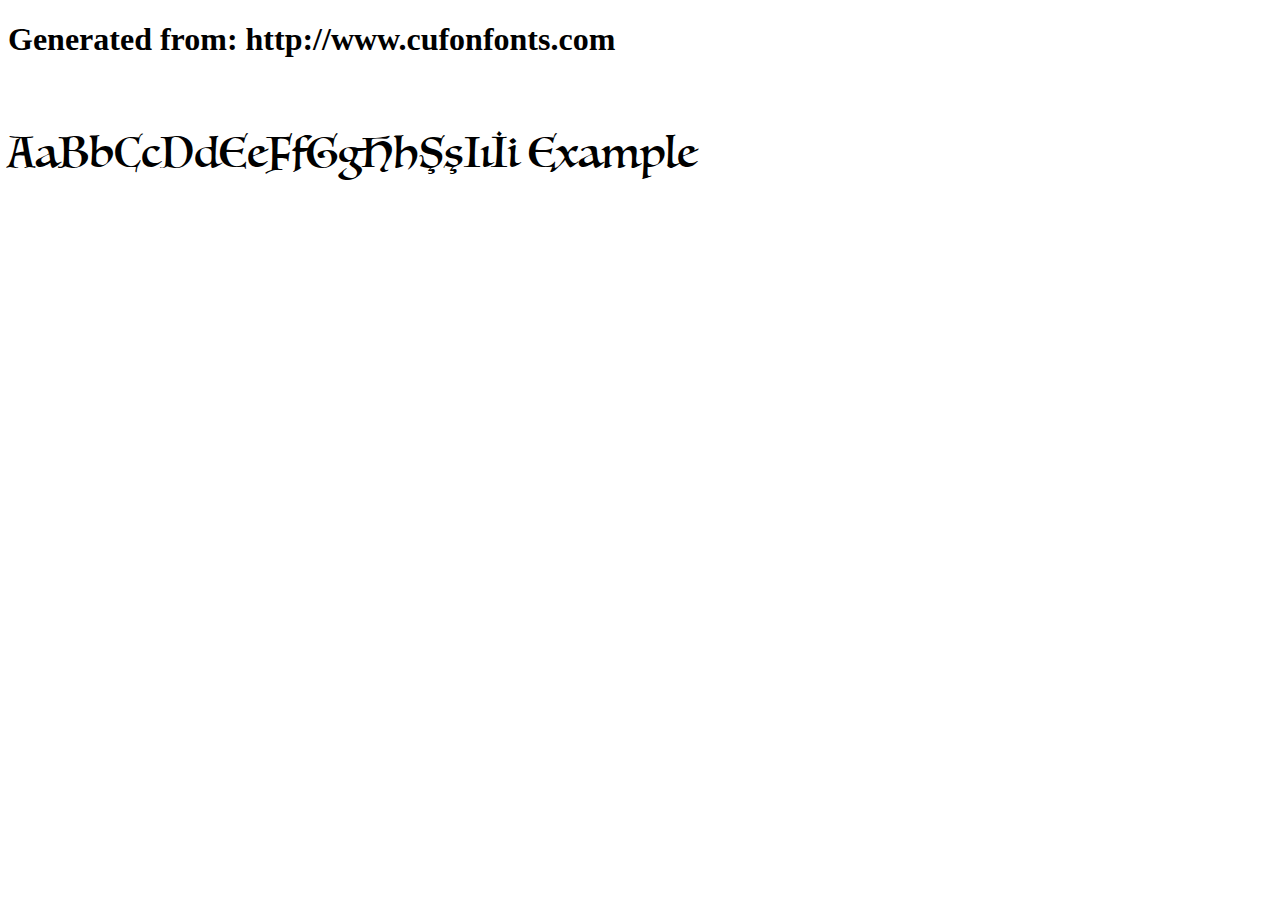
<file: resources/fonts/luminari-cufonfonts-webfont/example.html>
<!DOCTYPE html>
<html xmlns="http://www.w3.org/1999/xhtml">
<head>
    <meta http-equiv="Content-Type" content="text/html; charset=utf-8"/>
    <link rel="stylesheet" type="text/css"
          href="style.css"/>
</head>

<body>

<h1>Generated from: http://www.cufonfonts.com</h1><br/>
<h1 style="font-family:'Luminari';font-weight:normal;font-size:42px">AaBbCcDdEeFfGgHhŞşIıİi Example</h1>


</body>
</html>
</file>
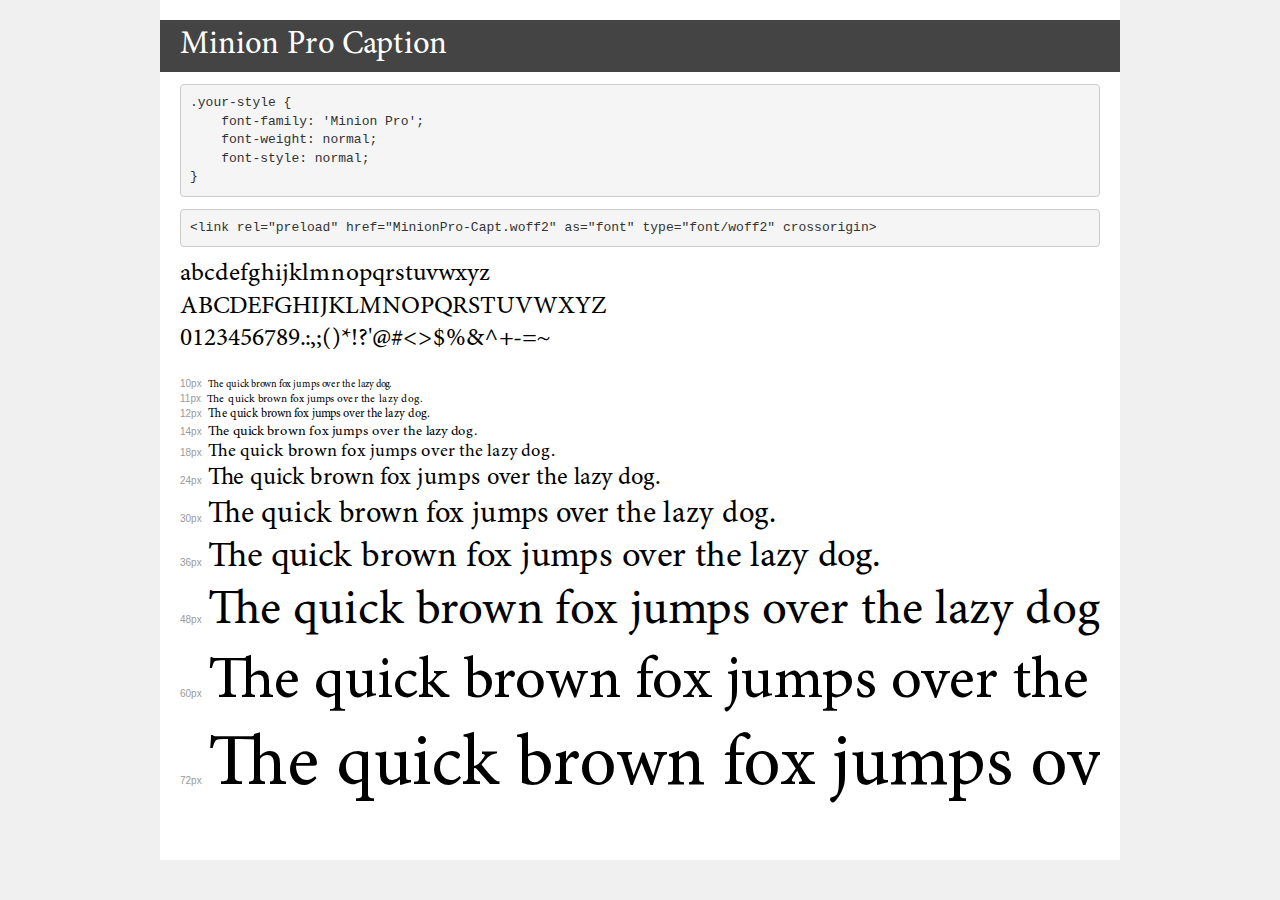
<file: resources/fonts/minionpro-capt-2/demo.html>
<!DOCTYPE html>
<html lang="en">
<head>
    <meta charset="utf-8">
    <meta http-equiv="X-UA-Compatible" content="IE=edge">
    <meta name="viewport" content="width=device-width, initial-scale=1">
    <meta name="robots" content="noindex, noarchive">
    <meta name="format-detection" content="telephone=no">
    <title>Transfonter demo</title>
    <link href="stylesheet.css" rel="stylesheet">
    <style>
        /*
        http://meyerweb.com/eric/tools/css/reset/
        v2.0 | 20110126
        License: none (public domain)
        */
        html, body, div, span, applet, object, iframe,
        h1, h2, h3, h4, h5, h6, p, blockquote, pre,
        a, abbr, acronym, address, big, cite, code,
        del, dfn, em, img, ins, kbd, q, s, samp,
        small, strike, strong, sub, sup, tt, var,
        b, u, i, center,
        dl, dt, dd, ol, ul, li,
        fieldset, form, label, legend,
        table, caption, tbody, tfoot, thead, tr, th, td,
        article, aside, canvas, details, embed,
        figure, figcaption, footer, header, hgroup,
        menu, nav, output, ruby, section, summary,
        time, mark, audio, video {
            margin: 0;
            padding: 0;
            border: 0;
            font-size: 100%;
            font: inherit;
            vertical-align: baseline;
        }
        /* HTML5 display-role reset for older browsers */
        article, aside, details, figcaption, figure,
        footer, header, hgroup, menu, nav, section {
            display: block;
        }
        body {
            line-height: 1;
        }
        ol, ul {
            list-style: none;
        }
        blockquote, q {
            quotes: none;
        }
        blockquote:before, blockquote:after,
        q:before, q:after {
            content: '';
            content: none;
        }
        table {
            border-collapse: collapse;
            border-spacing: 0;
        }
        /* demo styles */
        body {
            background: #f0f0f0;
            color: #000;
        }
        .page {
            background: #fff;
            width: 920px;
            margin: 0 auto;
            padding: 20px 20px 0 20px;
            overflow: hidden;
        }
        .font-container {
            overflow-x: auto;
            overflow-y: hidden;
            margin-bottom: 40px;
            line-height: 1.3;
            white-space: nowrap;
            padding-bottom: 5px;
        }
        h1 {
            position: relative;
            background: #444;
            font-size: 32px;
            color: #fff;
            padding: 10px 20px;
            margin: 0 -20px 12px -20px;
        }
        .letters {
            font-size: 25px;
            margin-bottom: 20px;
        }
        .s10:before {
            content: '10px';
        }
        .s11:before {
            content: '11px';
        }
        .s12:before {
            content: '12px';
        }
        .s14:before {
            content: '14px';
        }
        .s18:before {
            content: '18px';
        }
        .s24:before {
            content: '24px';
        }
        .s30:before {
            content: '30px';
        }
        .s36:before {
            content: '36px';
        }
        .s48:before {
            content: '48px';
        }
        .s60:before {
            content: '60px';
        }
        .s72:before {
            content: '72px';
        }
        .s10:before, .s11:before, .s12:before, .s14:before,
        .s18:before, .s24:before, .s30:before, .s36:before,
        .s48:before, .s60:before, .s72:before {
            font-family: Arial, sans-serif;
            font-size: 10px;
            font-weight: normal;
            font-style: normal;
            color: #999;
            padding-right: 6px;
        }
        pre {
            display: block;
            padding: 9px;
            margin: 0 0 12px;
            font-family: Monaco, Menlo, Consolas, "Courier New", monospace;
            font-size: 13px;
            line-height: 1.428571429;
            color: #333;
            font-weight: normal;
            font-style: normal;
            background-color: #f5f5f5;
            border: 1px solid #ccc;
            overflow-x: auto;
            border-radius: 4px;
        }
        /* responsive */
        @media (max-width: 959px) {
            .page {
                width: auto;
                margin: 0;
            }
        }
    </style>
</head>
<body>
<div class="page">
    <div class="demo">
        <h1 style="font-family: 'Minion Pro'; font-weight: normal; font-style: normal;">Minion Pro Caption</h1>
        <pre title="Usage">.your-style {
    font-family: 'Minion Pro';
    font-weight: normal;
    font-style: normal;
}</pre>
        <pre title="Preload (optional)">
&lt;link rel=&quot;preload&quot; href=&quot;MinionPro-Capt.woff2&quot; as=&quot;font&quot; type=&quot;font/woff2&quot; crossorigin&gt;</pre>
        <div class="font-container" style="font-family: 'Minion Pro'; font-weight: normal; font-style: normal;">
            <p class="letters">
                abcdefghijklmnopqrstuvwxyz<br>
ABCDEFGHIJKLMNOPQRSTUVWXYZ<br>
                0123456789.:,;()*!?'@#&lt;&gt;$%&^+-=~
            </p>
            <p class="s10" style="font-size: 10px;">The quick brown fox jumps over the lazy dog.</p>
            <p class="s11" style="font-size: 11px;">The quick brown fox jumps over the lazy dog.</p>
            <p class="s12" style="font-size: 12px;">The quick brown fox jumps over the lazy dog.</p>
            <p class="s14" style="font-size: 14px;">The quick brown fox jumps over the lazy dog.</p>
            <p class="s18" style="font-size: 18px;">The quick brown fox jumps over the lazy dog.</p>
            <p class="s24" style="font-size: 24px;">The quick brown fox jumps over the lazy dog.</p>
            <p class="s30" style="font-size: 30px;">The quick brown fox jumps over the lazy dog.</p>
            <p class="s36" style="font-size: 36px;">The quick brown fox jumps over the lazy dog.</p>
            <p class="s48" style="font-size: 48px;">The quick brown fox jumps over the lazy dog.</p>
            <p class="s60" style="font-size: 60px;">The quick brown fox jumps over the lazy dog.</p>
            <p class="s72" style="font-size: 72px;">The quick brown fox jumps over the lazy dog.</p>
        </div>
    </div>

</div>
</body>
</html>
</file>
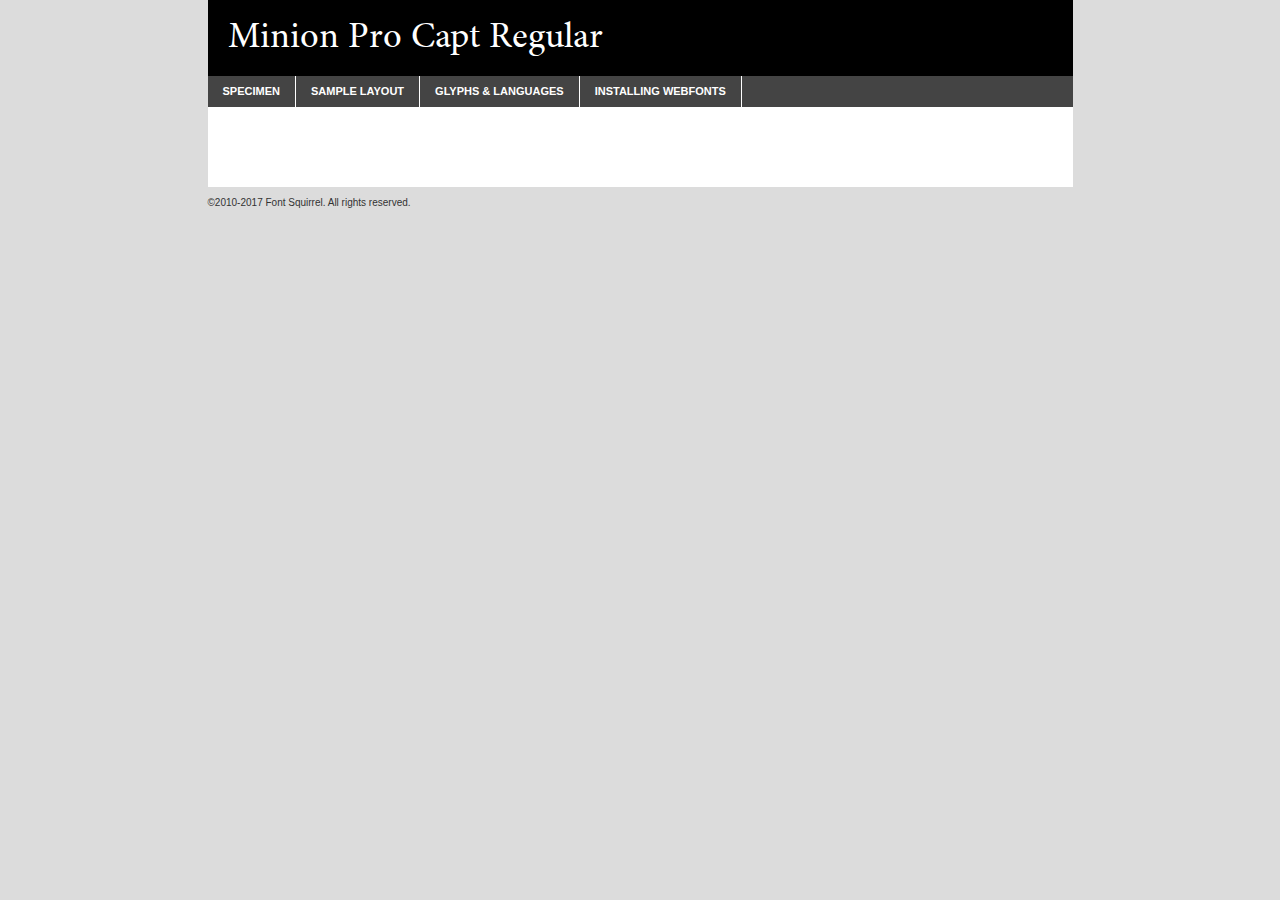
<file: resources/fonts/Minionpro-capt/minionpro-capt-demo.html>
<!DOCTYPE html PUBLIC "-//W3C//DTD XHTML 1.0 Transitional//EN"
        "http://www.w3.org/TR/xhtml1/DTD/xhtml1-transitional.dtd">

<html xmlns="http://www.w3.org/1999/xhtml" xml:lang="en" lang="en">
<head>
    <meta http-equiv="Content-Type" content="text/html; charset=utf-8"/>
    <script src="http://ajax.googleapis.com/ajax/libs/jquery/1.7.2/jquery.min.js" type="text/javascript" charset="utf-8"></script>
    <script type="text/javascript">
		(function($) {
			$.fn.easyTabs = function(option) {
				var param = jQuery.extend({ fadeSpeed: 'fast', defaultContent: 1, activeClass: 'active' }, option);
				$(this).each(function() {
					var thisId = '#' + this.id;
					if ( param.defaultContent == '' )
					{
						param.defaultContent = 1;
					}
					if ( typeof param.defaultContent == 'number' )
					{
						var defaultTab = $(thisId + ' .tabs li:eq(' + (param.defaultContent - 1) + ') a').attr('href').substr(1);
					}
					else
					{
						var defaultTab = param.defaultContent;
					}
					$(thisId + ' .tabs li a').each(function() {
						var tabToHide = $(this).attr('href').substr(1);
						$('#' + tabToHide).addClass('easytabs-tab-content');
					});
					hideAll();
					changeContent(defaultTab);

					function hideAll() {$(thisId + ' .easytabs-tab-content').hide();}

					function changeContent(tabId)
					{
						hideAll();
						$(thisId + ' .tabs li').removeClass(param.activeClass);
						$(thisId + ' .tabs li a[href=#' + tabId + ']').closest('li').addClass(param.activeClass);
						if ( param.fadeSpeed != 'none' )
						{
							$(thisId + ' #' + tabId).fadeIn(param.fadeSpeed);
						}
						else
						{
							$(thisId + ' #' + tabId).show();
						}
					}

					$(thisId + ' .tabs li').click(function() {
						var tabId = $(this).find('a').attr('href').substr(1);
						changeContent(tabId);
						return false;
					});
				});
			}
		})(jQuery);
    </script>
    <link rel="stylesheet" href="specimen_files/specimen_stylesheet.css" type="text/css" charset="utf-8"/>
    <link rel="stylesheet" href="stylesheet.css" type="text/css" charset="utf-8"/>

    <style type="text/css">
        		body {
			font-family: 'minion_procaption';
        		}

            </style>

    <title>Minion Pro Capt Regular Specimen</title>


    <script type="text/javascript" charset="utf-8">
		$(document).ready(function() {
			$('#container').easyTabs({ defaultContent: 1 });
		});
    </script>
</head>

<body>
<div id="container">
    <div id="header">
		Minion Pro Capt Regular    </div>
    <ul class="tabs">
        <li><a href="#specimen">Specimen</a></li>
        <li><a href="#layout">Sample Layout</a></li>
		        <li><a href="#glyphs">Glyphs &amp; Languages</a></li>
        <li><a href="#installing">Installing Webfonts</a></li>

    </ul>

    <div id="main_content">


        <div id="specimen">

            <div class="section">
                <div class="grid12 firstcol">
                    <div class="huge">AaBb</div>
                </div>
            </div>

            <div class="section">
                <div class="glyph_range">A&#x200B;B&#x200b;C&#x200b;D&#x200b;E&#x200b;F&#x200b;G&#x200b;H&#x200b;I&#x200b;J&#x200b;K&#x200b;L&#x200b;M&#x200b;N&#x200b;O&#x200b;P&#x200b;Q&#x200b;R&#x200b;S&#x200b;T&#x200b;U&#x200b;V&#x200b;W&#x200b;X&#x200b;Y&#x200b;Z&#x200b;a&#x200b;b&#x200b;c&#x200b;d&#x200b;e&#x200b;f&#x200b;g&#x200b;h&#x200b;i&#x200b;j&#x200b;k&#x200b;l&#x200b;m&#x200b;n&#x200b;o&#x200b;p&#x200b;q&#x200b;r&#x200b;s&#x200b;t&#x200b;u&#x200b;v&#x200b;w&#x200b;x&#x200b;y&#x200b;z&#x200b;1&#x200b;2&#x200b;3&#x200b;4&#x200b;5&#x200b;6&#x200b;7&#x200b;8&#x200b;9&#x200b;0&#x200b;&amp;&#x200b;.&#x200b;,&#x200b;?&#x200b;!&#x200b;&#64;&#x200b;(&#x200b;)&#x200b;#&#x200b;$&#x200b;%&#x200b;*&#x200b;+&#x200b;-&#x200b;=&#x200b;:&#x200b;;</div>
            </div>
            <div class="section">
                <div class="grid12 firstcol">
                    <table class="sample_table">
                        <tr>
                            <td>10</td>
                            <td class="size10">abcdefghijklmnopqrstuvwxyzABCDEFGHIJKLMNOPQRSTUVWXYZ0123456789abcdefghijklmnopqrstuvwxyzABCDEFGHIJKLMNOPQRSTUVWXYZ0123456789abcdefghijklmnopqrstuvwxyzABCDEFGHIJKLMNOPQRSTUVWXYZ</td>
                        </tr>
                        <tr>
                            <td>11</td>
                            <td class="size11">abcdefghijklmnopqrstuvwxyzABCDEFGHIJKLMNOPQRSTUVWXYZ0123456789abcdefghijklmnopqrstuvwxyzABCDEFGHIJKLMNOPQRSTUVWXYZ0123456789abcdefghijklmnopqrstuvwxyzABCDEFGHIJKLMNOPQRSTUVWXYZ</td>
                        </tr>
                        <tr>
                            <td>12</td>
                            <td class="size12">abcdefghijklmnopqrstuvwxyzABCDEFGHIJKLMNOPQRSTUVWXYZ0123456789abcdefghijklmnopqrstuvwxyzABCDEFGHIJKLMNOPQRSTUVWXYZ0123456789abcdefghijklmnopqrstuvwxyzABCDEFGHIJKLMNOPQRSTUVWXYZ</td>
                        </tr>
                        <tr>
                            <td>13</td>
                            <td class="size13">abcdefghijklmnopqrstuvwxyzABCDEFGHIJKLMNOPQRSTUVWXYZ0123456789abcdefghijklmnopqrstuvwxyzABCDEFGHIJKLMNOPQRSTUVWXYZ0123456789abcdefghijklmnopqrstuvwxyzABCDEFGHIJKLMNOPQRSTUVWXYZ</td>
                        </tr>
                        <tr>
                            <td>14</td>
                            <td class="size14">abcdefghijklmnopqrstuvwxyzABCDEFGHIJKLMNOPQRSTUVWXYZ0123456789abcdefghijklmnopqrstuvwxyzABCDEFGHIJKLMNOPQRSTUVWXYZ0123456789abcdefghijklmnopqrstuvwxyzABCDEFGHIJKLMNOPQRSTUVWXYZ</td>
                        </tr>
                        <tr>
                            <td>16</td>
                            <td class="size16">abcdefghijklmnopqrstuvwxyzABCDEFGHIJKLMNOPQRSTUVWXYZ0123456789abcdefghijklmnopqrstuvwxyzABCDEFGHIJKLMNOPQRSTUVWXYZ</td>
                        </tr>
                        <tr>
                            <td>18</td>
                            <td class="size18">abcdefghijklmnopqrstuvwxyzABCDEFGHIJKLMNOPQRSTUVWXYZ0123456789abcdefghijklmnopqrstuvwxyzABCDEFGHIJKLMNOPQRSTUVWXYZ</td>
                        </tr>
                        <tr>
                            <td>20</td>
                            <td class="size20">abcdefghijklmnopqrstuvwxyzABCDEFGHIJKLMNOPQRSTUVWXYZ0123456789abcdefghijklmnopqrstuvwxyzABCDEFGHIJKLMNOPQRSTUVWXYZ</td>
                        </tr>
                        <tr>
                            <td>24</td>
                            <td class="size24">abcdefghijklmnopqrstuvwxyzABCDEFGHIJKLMNOPQRSTUVWXYZ0123456789abcdefghijklmnopqrstuvwxyzABCDEFGHIJKLMNOPQRSTUVWXYZ</td>
                        </tr>
                        <tr>
                            <td>30</td>
                            <td class="size30">abcdefghijklmnopqrstuvwxyzABCDEFGHIJKLMNOPQRSTUVWXYZ0123456789abcdefghijklmnopqrstuvwxyzABCDEFGHIJKLMNOPQRSTUVWXYZ</td>
                        </tr>
                        <tr>
                            <td>36</td>
                            <td class="size36">abcdefghijklmnopqrstuvwxyzABCDEFGHIJKLMNOPQRSTUVWXYZ0123456789abcdefghijklmnopqrstuvwxyzABCDEFGHIJKLMNOPQRSTUVWXYZ</td>
                        </tr>
                        <tr>
                            <td>48</td>
                            <td class="size48">abcdefghijklmnopqrstuvwxyzABCDEFGHIJKLMNOPQRSTUVWXYZ0123456789abcdefghijklmnopqrstuvwxyzABCDEFGHIJKLMNOPQRSTUVWXYZ</td>
                        </tr>
                        <tr>
                            <td>60</td>
                            <td class="size60">abcdefghijklmnopqrstuvwxyzABCDEFGHIJKLMNOPQRSTUVWXYZ0123456789abcdefghijklmnopqrstuvwxyzABCDEFGHIJKLMNOPQRSTUVWXYZ</td>
                        </tr>
                        <tr>
                            <td>72</td>
                            <td class="size72">abcdefghijklmnopqrstuvwxyzABCDEFGHIJKLMNOPQRSTUVWXYZ0123456789abcdefghijklmnopqrstuvwxyzABCDEFGHIJKLMNOPQRSTUVWXYZ</td>
                        </tr>
                        <tr>
                            <td>90</td>
                            <td class="size90">abcdefghijklmnopqrstuvwxyzABCDEFGHIJKLMNOPQRSTUVWXYZ0123456789abcdefghijklmnopqrstuvwxyzABCDEFGHIJKLMNOPQRSTUVWXYZ</td>
                        </tr>
                    </table>

                </div>

            </div>


            <div class="section" id="bodycomparison">


                <div id="xheight">
                    <div class="fontbody">&#x25FC;&#x25FC;&#x25FC;&#x25FC;&#x25FC;&#x25FC;&#x25FC;&#x25FC;&#x25FC;&#x25FC;&#x25FC;&#x25FC;&#x25FC;&#x25FC;&#x25FC;&#x25FC;&#x25FC;&#x25FC;&#x25FC;&#x25FC;&#x25FC;&#x25FC;&#x25FC;&#x25FC;&#x25FC;&#x25FC;&#x25FC;&#x25FC;&#x25FC;&#x25FC;&#x25FC;&#x25FC;&#x25FC;&#x25FC;&#x25FC;&#x25FC;&#x25FC;&#x25FC;&#x25FC;&#x25FC;&#x25FC;&#x25FC;&#x25FC;&#x25FC;&#x25FC;&#x25FC;&#x25FC;&#x25FC;&#x25FC;&#x25FC;&#x25FC;&#x25FC;&#x25FC;&#x25FC;&#x25FC;&#x25FC;&#x25FC;&#x25FC;&#x25FC;&#x25FC;&#x25FC;&#x25FC;&#x25FC;&#x25FC;&#x25FC;&#x25FC;&#x25FC;&#x25FC;&#x25FC;&#x25FC;&#x25FC;&#x25FC;&#x25FC;&#x25FC;&#x25FC;&#x25FC;&#x25FC;&#x25FC;&#x25FC;&#x25FC;&#x25FC;&#x25FC;&#x25FC;&#x25FC;&#x25FC;&#x25FC;&#x25FC;&#x25FC;&#x25FC;&#x25FC;&#x25FC;&#x25FC;&#x25FC;&#x25FC;&#x25FC;&#x25FC;&#x25FC;&#x25FC;&#x25FC;body</div>
                    <div class="arialbody">body</div>
                    <div class="verdanabody">body</div>
                    <div class="georgiabody">body</div>
                </div>
                <div class="fontbody" style="z-index:1">
                    body<span>Minion Pro Capt Regular</span>
                </div>
                <div class="arialbody" style="z-index:1">
                    body<span>Arial</span>
                </div>
                <div class="verdanabody" style="z-index:1">
                    body<span>Verdana</span>
                </div>
                <div class="georgiabody" style="z-index:1">
                    body<span>Georgia</span>
                </div>


            </div>


            <div class="section psample psample_row1" id="">

                <div class="grid2 firstcol">
                    <p class="size10"><span>10.</span>Aenean lacinia bibendum nulla sed consectetur. Fusce dapibus, tellus ac cursus commodo, tortor mauris condimentum nibh, ut fermentum massa justo sit amet risus. Nullam id dolor id nibh ultricies vehicula ut id elit. Cum sociis natoque penatibus et magnis dis parturient montes, nascetur ridiculus mus. Nulla vitae elit libero, a pharetra augue.</p>

                </div>
                <div class="grid3">
                    <p class="size11"><span>11.</span>Aenean lacinia bibendum nulla sed consectetur. Fusce dapibus, tellus ac cursus commodo, tortor mauris condimentum nibh, ut fermentum massa justo sit amet risus. Nullam id dolor id nibh ultricies vehicula ut id elit. Cum sociis natoque penatibus et magnis dis parturient montes, nascetur ridiculus mus. Nulla vitae elit libero, a pharetra augue.</p>

                </div>
                <div class="grid3">
                    <p class="size12"><span>12.</span>Aenean lacinia bibendum nulla sed consectetur. Fusce dapibus, tellus ac cursus commodo, tortor mauris condimentum nibh, ut fermentum massa justo sit amet risus. Nullam id dolor id nibh ultricies vehicula ut id elit. Cum sociis natoque penatibus et magnis dis parturient montes, nascetur ridiculus mus. Nulla vitae elit libero, a pharetra augue.</p>

                </div>
                <div class="grid4">
                    <p class="size13"><span>13.</span>Aenean lacinia bibendum nulla sed consectetur. Fusce dapibus, tellus ac cursus commodo, tortor mauris condimentum nibh, ut fermentum massa justo sit amet risus. Nullam id dolor id nibh ultricies vehicula ut id elit. Cum sociis natoque penatibus et magnis dis parturient montes, nascetur ridiculus mus. Nulla vitae elit libero, a pharetra augue.</p>

                </div>
                <div class="white_blend"></div>

            </div>
            <div class="section psample psample_row2" id="">
                <div class="grid3 firstcol">
                    <p class="size14"><span>14.</span>Aenean lacinia bibendum nulla sed consectetur. Fusce dapibus, tellus ac cursus commodo, tortor mauris condimentum nibh, ut fermentum massa justo sit amet risus. Nullam id dolor id nibh ultricies vehicula ut id elit. Cum sociis natoque penatibus et magnis dis parturient montes, nascetur ridiculus mus. Nulla vitae elit libero, a pharetra augue.</p>

                </div>
                <div class="grid4">
                    <p class="size16"><span>16.</span>Aenean lacinia bibendum nulla sed consectetur. Fusce dapibus, tellus ac cursus commodo, tortor mauris condimentum nibh, ut fermentum massa justo sit amet risus. Nullam id dolor id nibh ultricies vehicula ut id elit. Cum sociis natoque penatibus et magnis dis parturient montes, nascetur ridiculus mus. Nulla vitae elit libero, a pharetra augue.</p>

                </div>
                <div class="grid5">
                    <p class="size18"><span>18.</span>Aenean lacinia bibendum nulla sed consectetur. Fusce dapibus, tellus ac cursus commodo, tortor mauris condimentum nibh, ut fermentum massa justo sit amet risus. Nullam id dolor id nibh ultricies vehicula ut id elit. Cum sociis natoque penatibus et magnis dis parturient montes, nascetur ridiculus mus. Nulla vitae elit libero, a pharetra augue.</p>

                </div>

                <div class="white_blend"></div>

            </div>

            <div class="section psample psample_row3" id="">
                <div class="grid5 firstcol">
                    <p class="size20"><span>20.</span>Aenean lacinia bibendum nulla sed consectetur. Fusce dapibus, tellus ac cursus commodo, tortor mauris condimentum nibh, ut fermentum massa justo sit amet risus. Nullam id dolor id nibh ultricies vehicula ut id elit. Cum sociis natoque penatibus et magnis dis parturient montes, nascetur ridiculus mus. Nulla vitae elit libero, a pharetra augue.</p>
                </div>
                <div class="grid7">
                    <p class="size24"><span>24.</span>Aenean lacinia bibendum nulla sed consectetur. Fusce dapibus, tellus ac cursus commodo, tortor mauris condimentum nibh, ut fermentum massa justo sit amet risus. Nullam id dolor id nibh ultricies vehicula ut id elit. Cum sociis natoque penatibus et magnis dis parturient montes, nascetur ridiculus mus. Nulla vitae elit libero, a pharetra augue.</p>
                </div>

                <div class="white_blend"></div>

            </div>

            <div class="section psample psample_row4" id="">
                <div class="grid12 firstcol">
                    <p class="size30"><span>30.</span>Aenean lacinia bibendum nulla sed consectetur. Fusce dapibus, tellus ac cursus commodo, tortor mauris condimentum nibh, ut fermentum massa justo sit amet risus. Nullam id dolor id nibh ultricies vehicula ut id elit. Cum sociis natoque penatibus et magnis dis parturient montes, nascetur ridiculus mus. Nulla vitae elit libero, a pharetra augue.</p>
                </div>
                <div class="white_blend"></div>

            </div>


            <div class="section psample psample_row1 fullreverse">
                <div class="grid2 firstcol">
                    <p class="size10"><span>10.</span>Aenean lacinia bibendum nulla sed consectetur. Fusce dapibus, tellus ac cursus commodo, tortor mauris condimentum nibh, ut fermentum massa justo sit amet risus. Nullam id dolor id nibh ultricies vehicula ut id elit. Cum sociis natoque penatibus et magnis dis parturient montes, nascetur ridiculus mus. Nulla vitae elit libero, a pharetra augue.</p>

                </div>
                <div class="grid3">
                    <p class="size11"><span>11.</span>Aenean lacinia bibendum nulla sed consectetur. Fusce dapibus, tellus ac cursus commodo, tortor mauris condimentum nibh, ut fermentum massa justo sit amet risus. Nullam id dolor id nibh ultricies vehicula ut id elit. Cum sociis natoque penatibus et magnis dis parturient montes, nascetur ridiculus mus. Nulla vitae elit libero, a pharetra augue.</p>

                </div>
                <div class="grid3">
                    <p class="size12"><span>12.</span>Aenean lacinia bibendum nulla sed consectetur. Fusce dapibus, tellus ac cursus commodo, tortor mauris condimentum nibh, ut fermentum massa justo sit amet risus. Nullam id dolor id nibh ultricies vehicula ut id elit. Cum sociis natoque penatibus et magnis dis parturient montes, nascetur ridiculus mus. Nulla vitae elit libero, a pharetra augue.</p>

                </div>
                <div class="grid4">
                    <p class="size13"><span>13.</span>Aenean lacinia bibendum nulla sed consectetur. Fusce dapibus, tellus ac cursus commodo, tortor mauris condimentum nibh, ut fermentum massa justo sit amet risus. Nullam id dolor id nibh ultricies vehicula ut id elit. Cum sociis natoque penatibus et magnis dis parturient montes, nascetur ridiculus mus. Nulla vitae elit libero, a pharetra augue.</p>

                </div>
                <div class="black_blend"></div>

            </div>

            <div class="section psample psample_row2 fullreverse">
                <div class="grid3 firstcol">
                    <p class="size14"><span>14.</span>Aenean lacinia bibendum nulla sed consectetur. Fusce dapibus, tellus ac cursus commodo, tortor mauris condimentum nibh, ut fermentum massa justo sit amet risus. Nullam id dolor id nibh ultricies vehicula ut id elit. Cum sociis natoque penatibus et magnis dis parturient montes, nascetur ridiculus mus. Nulla vitae elit libero, a pharetra augue.</p>

                </div>
                <div class="grid4">
                    <p class="size16"><span>16.</span>Aenean lacinia bibendum nulla sed consectetur. Fusce dapibus, tellus ac cursus commodo, tortor mauris condimentum nibh, ut fermentum massa justo sit amet risus. Nullam id dolor id nibh ultricies vehicula ut id elit. Cum sociis natoque penatibus et magnis dis parturient montes, nascetur ridiculus mus. Nulla vitae elit libero, a pharetra augue.</p>

                </div>
                <div class="grid5">
                    <p class="size18"><span>18.</span>Aenean lacinia bibendum nulla sed consectetur. Fusce dapibus, tellus ac cursus commodo, tortor mauris condimentum nibh, ut fermentum massa justo sit amet risus. Nullam id dolor id nibh ultricies vehicula ut id elit. Cum sociis natoque penatibus et magnis dis parturient montes, nascetur ridiculus mus. Nulla vitae elit libero, a pharetra augue.</p>

                </div>
                <div class="black_blend"></div>

            </div>

            <div class="section psample fullreverse psample_row3" id="">
                <div class="grid5 firstcol">
                    <p class="size20"><span>20.</span>Aenean lacinia bibendum nulla sed consectetur. Fusce dapibus, tellus ac cursus commodo, tortor mauris condimentum nibh, ut fermentum massa justo sit amet risus. Nullam id dolor id nibh ultricies vehicula ut id elit. Cum sociis natoque penatibus et magnis dis parturient montes, nascetur ridiculus mus. Nulla vitae elit libero, a pharetra augue.</p>
                </div>
                <div class="grid7">
                    <p class="size24"><span>24.</span>Aenean lacinia bibendum nulla sed consectetur. Fusce dapibus, tellus ac cursus commodo, tortor mauris condimentum nibh, ut fermentum massa justo sit amet risus. Nullam id dolor id nibh ultricies vehicula ut id elit. Cum sociis natoque penatibus et magnis dis parturient montes, nascetur ridiculus mus. Nulla vitae elit libero, a pharetra augue.</p>
                </div>

                <div class="black_blend"></div>

            </div>

            <div class="section psample fullreverse psample_row4" id="" style="border-bottom: 20px #000 solid;">
                <div class="grid12 firstcol">
                    <p class="size30"><span>30.</span>Aenean lacinia bibendum nulla sed consectetur. Fusce dapibus, tellus ac cursus commodo, tortor mauris condimentum nibh, ut fermentum massa justo sit amet risus. Nullam id dolor id nibh ultricies vehicula ut id elit. Cum sociis natoque penatibus et magnis dis parturient montes, nascetur ridiculus mus. Nulla vitae elit libero, a pharetra augue.</p>
                </div>
                <div class="black_blend"></div>

            </div>


        </div>

        <div id="layout">

            <div class="section">

                <div class="grid12 firstcol">
                    <h1>Lorem Ipsum Dolor</h1>
                    <h2>Etiam porta sem malesuada magna mollis euismod</h2>

                    <p class="byline">By <a href="#link">Aenean Lacinia</a></p>
                </div>
            </div>
            <div class="section">
                <div class="grid8 firstcol">
                    <p class="large">Donec sed odio dui. Morbi leo risus, porta ac consectetur ac, vestibulum at eros. Fusce dapibus, tellus ac cursus commodo, tortor mauris condimentum nibh, ut fermentum massa justo sit amet risus. </p>


                    <h3>Pellentesque ornare sem</h3>

                    <p>Maecenas sed diam eget risus varius blandit sit amet non magna. Maecenas faucibus mollis interdum. Donec ullamcorper nulla non metus auctor fringilla. Nullam id dolor id nibh ultricies vehicula ut id elit. Nullam id dolor id nibh ultricies vehicula ut id elit. </p>

                    <p>Aenean eu leo quam. Pellentesque ornare sem lacinia quam venenatis vestibulum. Lorem ipsum dolor sit amet, consectetur adipiscing elit. Cum sociis natoque penatibus et magnis dis parturient montes, nascetur ridiculus mus. </p>

                    <p>Nulla vitae elit libero, a pharetra augue. Praesent commodo cursus magna, vel scelerisque nisl consectetur et. Aenean lacinia bibendum nulla sed consectetur. </p>

                    <p>Nullam quis risus eget urna mollis ornare vel eu leo. Nullam quis risus eget urna mollis ornare vel eu leo. Maecenas sed diam eget risus varius blandit sit amet non magna. Donec ullamcorper nulla non metus auctor fringilla. </p>

                    <h3>Cras mattis consectetur</h3>

                    <p>Aenean eu leo quam. Pellentesque ornare sem lacinia quam venenatis vestibulum. Aenean lacinia bibendum nulla sed consectetur. Integer posuere erat a ante venenatis dapibus posuere velit aliquet. Cras mattis consectetur purus sit amet fermentum. </p>

                    <p>Nullam id dolor id nibh ultricies vehicula ut id elit. Nullam quis risus eget urna mollis ornare vel eu leo. Cras mattis consectetur purus sit amet fermentum.</p>
                </div>

                <div class="grid4 sidebar">

                    <div class="box reverse">
                        <p class="last">Nullam quis risus eget urna mollis ornare vel eu leo. Donec ullamcorper nulla non metus auctor fringilla. Cras mattis consectetur purus sit amet fermentum. Sed posuere consectetur est at lobortis. Lorem ipsum dolor sit amet, consectetur adipiscing elit. </p>
                    </div>

                    <p class="caption">Maecenas sed diam eget risus varius.</p>

                    <p>Vestibulum id ligula porta felis euismod semper. Integer posuere erat a ante venenatis dapibus posuere velit aliquet. Vestibulum id ligula porta felis euismod semper. Sed posuere consectetur est at lobortis. Maecenas sed diam eget risus varius blandit sit amet non magna. Fusce dapibus, tellus ac cursus commodo, tortor mauris condimentum nibh, ut fermentum massa justo sit amet risus. </p>


                    <p>Duis mollis, est non commodo luctus, nisi erat porttitor ligula, eget lacinia odio sem nec elit. Aenean lacinia bibendum nulla sed consectetur. Vivamus sagittis lacus vel augue laoreet rutrum faucibus dolor auctor. Aenean lacinia bibendum nulla sed consectetur. Nullam quis risus eget urna mollis ornare vel eu leo. </p>

                    <p>Praesent commodo cursus magna, vel scelerisque nisl consectetur et. Donec ullamcorper nulla non metus auctor fringilla. Maecenas faucibus mollis interdum. Fusce dapibus, tellus ac cursus commodo, tortor mauris condimentum nibh, ut fermentum massa justo sit amet risus. </p>

                </div>
            </div>

        </div>


		

        <div id="glyphs">
            <div class="section">
                <div class="grid12 firstcol">

                    <h1>Language Support</h1>
                    <p>The subset of Minion Pro Capt Regular in this kit supports the following languages:<br/>

						Albanian, Basque, Breton, Chamorro, Danish, Dutch, English, Faroese, Finnish, French, Frisian, Galician, German, Icelandic, Italian, Malagasy, Norwegian, Portuguese, Spanish, Alsatian, Aragonese, Arapaho, Arrernte, Asturian, Aymara, Bislama, Cebuano, Corsican, Fijian, French_creole, Genoese, Gilbertese, Greenlandic, Haitian_creole, Hiligaynon, Hmong, Hopi, Ibanag, Iloko_ilokano, Indonesian, Interglossa_glosa, Interlingua, Irish_gaelic, Jerriais, Lojban, Lombard, Luxembourgeois, Manx, Mohawk, Norfolk_pitcairnese, Occitan, Oromo, Pangasinan, Papiamento, Piedmontese, Potawatomi, Rhaeto-romance, Romansh, Rotokas, Sami_lule, Samoan, Sardinian, Scots_gaelic, Seychelles_creole, Shona, Sicilian, Somali, Southern_ndebele, Swahili, Swati_swazi, Tagalog_filipino_pilipino, Tetum, Tok_pisin, Uyghur_latinized, Volapuk, Walloon, Warlpiri, Xhosa, Yapese, Zulu, Latinbasic, Ubasic, Demo                    </p>
                    <h1>Glyph Chart</h1>
                    <p>The subset of Minion Pro Capt Regular in this kit includes all the glyphs listed below. Unicode entities are included above each glyph to help you insert individual characters into your layout.</p>
                    <div id="glyph_chart">

																				                                <div><p>&amp;#32;</p>&#32;</div>
																				                                <div><p>&amp;#33;</p>&#33;</div>
																				                                <div><p>&amp;#34;</p>&#34;</div>
																				                                <div><p>&amp;#35;</p>&#35;</div>
																				                                <div><p>&amp;#36;</p>&#36;</div>
																				                                <div><p>&amp;#37;</p>&#37;</div>
																				                                <div><p>&amp;#38;</p>&#38;</div>
																				                                <div><p>&amp;#39;</p>&#39;</div>
																				                                <div><p>&amp;#40;</p>&#40;</div>
																				                                <div><p>&amp;#41;</p>&#41;</div>
																				                                <div><p>&amp;#42;</p>&#42;</div>
																				                                <div><p>&amp;#43;</p>&#43;</div>
																				                                <div><p>&amp;#44;</p>&#44;</div>
																				                                <div><p>&amp;#45;</p>&#45;</div>
																				                                <div><p>&amp;#46;</p>&#46;</div>
																				                                <div><p>&amp;#47;</p>&#47;</div>
																				                                <div><p>&amp;#48;</p>&#48;</div>
																				                                <div><p>&amp;#49;</p>&#49;</div>
																				                                <div><p>&amp;#50;</p>&#50;</div>
																				                                <div><p>&amp;#51;</p>&#51;</div>
																				                                <div><p>&amp;#52;</p>&#52;</div>
																				                                <div><p>&amp;#53;</p>&#53;</div>
																				                                <div><p>&amp;#54;</p>&#54;</div>
																				                                <div><p>&amp;#55;</p>&#55;</div>
																				                                <div><p>&amp;#56;</p>&#56;</div>
																				                                <div><p>&amp;#57;</p>&#57;</div>
																				                                <div><p>&amp;#58;</p>&#58;</div>
																				                                <div><p>&amp;#59;</p>&#59;</div>
																				                                <div><p>&amp;#60;</p>&#60;</div>
																				                                <div><p>&amp;#61;</p>&#61;</div>
																				                                <div><p>&amp;#62;</p>&#62;</div>
																				                                <div><p>&amp;#63;</p>&#63;</div>
																				                                <div><p>&amp;#64;</p>&#64;</div>
																				                                <div><p>&amp;#65;</p>&#65;</div>
																				                                <div><p>&amp;#66;</p>&#66;</div>
																				                                <div><p>&amp;#67;</p>&#67;</div>
																				                                <div><p>&amp;#68;</p>&#68;</div>
																				                                <div><p>&amp;#69;</p>&#69;</div>
																				                                <div><p>&amp;#70;</p>&#70;</div>
																				                                <div><p>&amp;#71;</p>&#71;</div>
																				                                <div><p>&amp;#72;</p>&#72;</div>
																				                                <div><p>&amp;#73;</p>&#73;</div>
																				                                <div><p>&amp;#74;</p>&#74;</div>
																				                                <div><p>&amp;#75;</p>&#75;</div>
																				                                <div><p>&amp;#76;</p>&#76;</div>
																				                                <div><p>&amp;#77;</p>&#77;</div>
																				                                <div><p>&amp;#78;</p>&#78;</div>
																				                                <div><p>&amp;#79;</p>&#79;</div>
																				                                <div><p>&amp;#80;</p>&#80;</div>
																				                                <div><p>&amp;#81;</p>&#81;</div>
																				                                <div><p>&amp;#82;</p>&#82;</div>
																				                                <div><p>&amp;#83;</p>&#83;</div>
																				                                <div><p>&amp;#84;</p>&#84;</div>
																				                                <div><p>&amp;#85;</p>&#85;</div>
																				                                <div><p>&amp;#86;</p>&#86;</div>
																				                                <div><p>&amp;#87;</p>&#87;</div>
																				                                <div><p>&amp;#88;</p>&#88;</div>
																				                                <div><p>&amp;#89;</p>&#89;</div>
																				                                <div><p>&amp;#90;</p>&#90;</div>
																				                                <div><p>&amp;#91;</p>&#91;</div>
																				                                <div><p>&amp;#92;</p>&#92;</div>
																				                                <div><p>&amp;#93;</p>&#93;</div>
																				                                <div><p>&amp;#94;</p>&#94;</div>
																				                                <div><p>&amp;#95;</p>&#95;</div>
																				                                <div><p>&amp;#96;</p>&#96;</div>
																				                                <div><p>&amp;#97;</p>&#97;</div>
																				                                <div><p>&amp;#98;</p>&#98;</div>
																				                                <div><p>&amp;#99;</p>&#99;</div>
																				                                <div><p>&amp;#100;</p>&#100;</div>
																				                                <div><p>&amp;#101;</p>&#101;</div>
																				                                <div><p>&amp;#102;</p>&#102;</div>
																				                                <div><p>&amp;#103;</p>&#103;</div>
																				                                <div><p>&amp;#104;</p>&#104;</div>
																				                                <div><p>&amp;#105;</p>&#105;</div>
																				                                <div><p>&amp;#106;</p>&#106;</div>
																				                                <div><p>&amp;#107;</p>&#107;</div>
																				                                <div><p>&amp;#108;</p>&#108;</div>
																				                                <div><p>&amp;#109;</p>&#109;</div>
																				                                <div><p>&amp;#110;</p>&#110;</div>
																				                                <div><p>&amp;#111;</p>&#111;</div>
																				                                <div><p>&amp;#112;</p>&#112;</div>
																				                                <div><p>&amp;#113;</p>&#113;</div>
																				                                <div><p>&amp;#114;</p>&#114;</div>
																				                                <div><p>&amp;#115;</p>&#115;</div>
																				                                <div><p>&amp;#116;</p>&#116;</div>
																				                                <div><p>&amp;#117;</p>&#117;</div>
																				                                <div><p>&amp;#118;</p>&#118;</div>
																				                                <div><p>&amp;#119;</p>&#119;</div>
																				                                <div><p>&amp;#120;</p>&#120;</div>
																				                                <div><p>&amp;#121;</p>&#121;</div>
																				                                <div><p>&amp;#122;</p>&#122;</div>
																				                                <div><p>&amp;#123;</p>&#123;</div>
																				                                <div><p>&amp;#124;</p>&#124;</div>
																				                                <div><p>&amp;#125;</p>&#125;</div>
																				                                <div><p>&amp;#126;</p>&#126;</div>
																				                                <div><p>&amp;#160;</p>&#160;</div>
																				                                <div><p>&amp;#161;</p>&#161;</div>
																				                                <div><p>&amp;#162;</p>&#162;</div>
																				                                <div><p>&amp;#163;</p>&#163;</div>
																				                                <div><p>&amp;#164;</p>&#164;</div>
																				                                <div><p>&amp;#165;</p>&#165;</div>
																				                                <div><p>&amp;#166;</p>&#166;</div>
																				                                <div><p>&amp;#167;</p>&#167;</div>
																				                                <div><p>&amp;#168;</p>&#168;</div>
																				                                <div><p>&amp;#169;</p>&#169;</div>
																				                                <div><p>&amp;#170;</p>&#170;</div>
																				                                <div><p>&amp;#171;</p>&#171;</div>
																				                                <div><p>&amp;#172;</p>&#172;</div>
																				                                <div><p>&amp;#173;</p>&#173;</div>
																				                                <div><p>&amp;#174;</p>&#174;</div>
																				                                <div><p>&amp;#175;</p>&#175;</div>
																				                                <div><p>&amp;#176;</p>&#176;</div>
																				                                <div><p>&amp;#177;</p>&#177;</div>
																				                                <div><p>&amp;#178;</p>&#178;</div>
																				                                <div><p>&amp;#179;</p>&#179;</div>
																				                                <div><p>&amp;#180;</p>&#180;</div>
																				                                <div><p>&amp;#181;</p>&#181;</div>
																				                                <div><p>&amp;#182;</p>&#182;</div>
																				                                <div><p>&amp;#183;</p>&#183;</div>
																				                                <div><p>&amp;#184;</p>&#184;</div>
																				                                <div><p>&amp;#185;</p>&#185;</div>
																				                                <div><p>&amp;#186;</p>&#186;</div>
																				                                <div><p>&amp;#187;</p>&#187;</div>
																				                                <div><p>&amp;#188;</p>&#188;</div>
																				                                <div><p>&amp;#189;</p>&#189;</div>
																				                                <div><p>&amp;#190;</p>&#190;</div>
																				                                <div><p>&amp;#191;</p>&#191;</div>
																				                                <div><p>&amp;#192;</p>&#192;</div>
																				                                <div><p>&amp;#193;</p>&#193;</div>
																				                                <div><p>&amp;#194;</p>&#194;</div>
																				                                <div><p>&amp;#195;</p>&#195;</div>
																				                                <div><p>&amp;#196;</p>&#196;</div>
																				                                <div><p>&amp;#197;</p>&#197;</div>
																				                                <div><p>&amp;#198;</p>&#198;</div>
																				                                <div><p>&amp;#199;</p>&#199;</div>
																				                                <div><p>&amp;#200;</p>&#200;</div>
																				                                <div><p>&amp;#201;</p>&#201;</div>
																				                                <div><p>&amp;#202;</p>&#202;</div>
																				                                <div><p>&amp;#203;</p>&#203;</div>
																				                                <div><p>&amp;#204;</p>&#204;</div>
																				                                <div><p>&amp;#205;</p>&#205;</div>
																				                                <div><p>&amp;#206;</p>&#206;</div>
																				                                <div><p>&amp;#207;</p>&#207;</div>
																				                                <div><p>&amp;#208;</p>&#208;</div>
																				                                <div><p>&amp;#209;</p>&#209;</div>
																				                                <div><p>&amp;#210;</p>&#210;</div>
																				                                <div><p>&amp;#211;</p>&#211;</div>
																				                                <div><p>&amp;#212;</p>&#212;</div>
																				                                <div><p>&amp;#213;</p>&#213;</div>
																				                                <div><p>&amp;#214;</p>&#214;</div>
																				                                <div><p>&amp;#215;</p>&#215;</div>
																				                                <div><p>&amp;#216;</p>&#216;</div>
																				                                <div><p>&amp;#217;</p>&#217;</div>
																				                                <div><p>&amp;#218;</p>&#218;</div>
																				                                <div><p>&amp;#219;</p>&#219;</div>
																				                                <div><p>&amp;#220;</p>&#220;</div>
																				                                <div><p>&amp;#221;</p>&#221;</div>
																				                                <div><p>&amp;#222;</p>&#222;</div>
																				                                <div><p>&amp;#223;</p>&#223;</div>
																				                                <div><p>&amp;#224;</p>&#224;</div>
																				                                <div><p>&amp;#225;</p>&#225;</div>
																				                                <div><p>&amp;#226;</p>&#226;</div>
																				                                <div><p>&amp;#227;</p>&#227;</div>
																				                                <div><p>&amp;#228;</p>&#228;</div>
																				                                <div><p>&amp;#229;</p>&#229;</div>
																				                                <div><p>&amp;#230;</p>&#230;</div>
																				                                <div><p>&amp;#231;</p>&#231;</div>
																				                                <div><p>&amp;#232;</p>&#232;</div>
																				                                <div><p>&amp;#233;</p>&#233;</div>
																				                                <div><p>&amp;#234;</p>&#234;</div>
																				                                <div><p>&amp;#235;</p>&#235;</div>
																				                                <div><p>&amp;#236;</p>&#236;</div>
																				                                <div><p>&amp;#237;</p>&#237;</div>
																				                                <div><p>&amp;#238;</p>&#238;</div>
																				                                <div><p>&amp;#239;</p>&#239;</div>
																				                                <div><p>&amp;#240;</p>&#240;</div>
																				                                <div><p>&amp;#241;</p>&#241;</div>
																				                                <div><p>&amp;#242;</p>&#242;</div>
																				                                <div><p>&amp;#243;</p>&#243;</div>
																				                                <div><p>&amp;#244;</p>&#244;</div>
																				                                <div><p>&amp;#245;</p>&#245;</div>
																				                                <div><p>&amp;#246;</p>&#246;</div>
																				                                <div><p>&amp;#247;</p>&#247;</div>
																				                                <div><p>&amp;#248;</p>&#248;</div>
																				                                <div><p>&amp;#249;</p>&#249;</div>
																				                                <div><p>&amp;#250;</p>&#250;</div>
																				                                <div><p>&amp;#251;</p>&#251;</div>
																				                                <div><p>&amp;#252;</p>&#252;</div>
																				                                <div><p>&amp;#253;</p>&#253;</div>
																				                                <div><p>&amp;#254;</p>&#254;</div>
																				                                <div><p>&amp;#255;</p>&#255;</div>
																				                                <div><p>&amp;#338;</p>&#338;</div>
																				                                <div><p>&amp;#339;</p>&#339;</div>
																				                                <div><p>&amp;#376;</p>&#376;</div>
																				                                <div><p>&amp;#710;</p>&#710;</div>
																				                                <div><p>&amp;#732;</p>&#732;</div>
																				                                <div><p>&amp;#8192;</p>&#8192;</div>
																				                                <div><p>&amp;#8193;</p>&#8193;</div>
																				                                <div><p>&amp;#8194;</p>&#8194;</div>
																				                                <div><p>&amp;#8195;</p>&#8195;</div>
																				                                <div><p>&amp;#8196;</p>&#8196;</div>
																				                                <div><p>&amp;#8197;</p>&#8197;</div>
																				                                <div><p>&amp;#8198;</p>&#8198;</div>
																				                                <div><p>&amp;#8199;</p>&#8199;</div>
																				                                <div><p>&amp;#8200;</p>&#8200;</div>
																				                                <div><p>&amp;#8201;</p>&#8201;</div>
																				                                <div><p>&amp;#8202;</p>&#8202;</div>
																				                                <div><p>&amp;#8208;</p>&#8208;</div>
																				                                <div><p>&amp;#8209;</p>&#8209;</div>
																				                                <div><p>&amp;#8210;</p>&#8210;</div>
																				                                <div><p>&amp;#8211;</p>&#8211;</div>
																				                                <div><p>&amp;#8212;</p>&#8212;</div>
																				                                <div><p>&amp;#8216;</p>&#8216;</div>
																				                                <div><p>&amp;#8217;</p>&#8217;</div>
																				                                <div><p>&amp;#8218;</p>&#8218;</div>
																				                                <div><p>&amp;#8220;</p>&#8220;</div>
																				                                <div><p>&amp;#8221;</p>&#8221;</div>
																				                                <div><p>&amp;#8222;</p>&#8222;</div>
																				                                <div><p>&amp;#8226;</p>&#8226;</div>
																				                                <div><p>&amp;#8230;</p>&#8230;</div>
																				                                <div><p>&amp;#8239;</p>&#8239;</div>
																				                                <div><p>&amp;#8249;</p>&#8249;</div>
																				                                <div><p>&amp;#8250;</p>&#8250;</div>
																				                                <div><p>&amp;#8287;</p>&#8287;</div>
																				                                <div><p>&amp;#8364;</p>&#8364;</div>
																				                                <div><p>&amp;#8482;</p>&#8482;</div>
																				                                <div><p>&amp;#9724;</p>&#9724;</div>
																				                                <div><p>&amp;#64257;</p>&#64257;</div>
																				                                <div><p>&amp;#64258;</p>&#64258;</div>
																				                                <div><p>&amp;#64259;</p>&#64259;</div>
																				                                <div><p>&amp;#64260;</p>&#64260;</div>
																																																										                    </div>
                </div>


            </div>
        </div>


        <div id="specs">

        </div>

        <div id="installing">
            <div class="section">
                <div class="grid7 firstcol">
                    <h1>Installing Webfonts</h1>

                    <p>Webfonts are supported by all major browser platforms but not all in the same way. There are currently four different font formats that must be included in order to target all browsers. This includes TTF, WOFF, EOT and SVG.</p>

                    <h2>1. Upload your webfonts</h2>
                    <p>You must upload your webfont kit to your website. They should be in or near the same directory as your CSS files.</p>

                    <h2>2. Include the webfont stylesheet</h2>
                    <p>A special CSS @font-face declaration helps the various browsers select the appropriate font it needs without causing you a bunch of headaches. Learn more about this syntax by reading the <a href="https://www.fontspring.com/blog/further-hardening-of-the-bulletproof-syntax">Fontspring blog post</a> about it. The code for it is as follows:</p>


                    <code>
                        @font-face{
                        font-family: 'MyWebFont';
                        src: url('WebFont.eot');
                        src: url('WebFont.eot?#iefix') format('embedded-opentype'),
                        url('WebFont.woff') format('woff'),
                        url('WebFont.ttf') format('truetype'),
                        url('WebFont.svg#webfont') format('svg');
                        }
                    </code>

                    <p>We've already gone ahead and generated the code for you. All you have to do is link to the stylesheet in your HTML, like this:</p>
                    <code>&lt;link rel=&quot;stylesheet&quot; href=&quot;stylesheet.css&quot; type=&quot;text/css&quot; charset=&quot;utf-8&quot; /&gt;</code>

                    <h2>3. Modify your own stylesheet</h2>
                    <p>To take advantage of your new fonts, you must tell your stylesheet to use them. Look at the original @font-face declaration above and find the property called "font-family." The name linked there will be what you use to reference the font. Prepend that webfont name to the font stack in the "font-family" property, inside the selector you want to change. For example:</p>
                    <code>p { font-family: 'WebFont', Arial, sans-serif; }</code>

                    <h2>4. Test</h2>
                    <p>Getting webfonts to work cross-browser <em>can</em> be tricky. Use the information in the sidebar to help you if you find that fonts aren't loading in a particular browser.</p>
                </div>

                <div class="grid5 sidebar">
                    <div class="box">
                        <h2>Troubleshooting<br/>Font-Face Problems</h2>
                        <p>Having trouble getting your webfonts to load in your new website? Here are some tips to sort out what might be the problem.</p>

                        <h3>Fonts not showing in any browser</h3>

                        <p>This sounds like you need to work on the plumbing. You either did not upload the fonts to the correct directory, or you did not link the fonts properly in the CSS. If you've confirmed that all this is correct and you still have a problem, take a look at your .htaccess file and see if requests are getting intercepted.</p>

                        <h3>Fonts not loading in iPhone or iPad</h3>

                        <p>The most common problem here is that you are serving the fonts from an IIS server. IIS refuses to serve files that have unknown MIME types. If that is the case, you must set the MIME type for SVG to "image/svg+xml" in the server settings. Follow these instructions from Microsoft if you need help.</p>

                        <h3>Fonts not loading in Firefox</h3>

                        <p>The primary reason for this failure? You are still using a version Firefox older than 3.5. So upgrade already! If that isn't it, then you are very likely serving fonts from a different domain. Firefox requires that all font assets be served from the same domain. Lastly it is possible that you need to add WOFF to your list of MIME types (if you are serving via IIS.)</p>

                        <h3>Fonts not loading in IE</h3>

                        <p>Are you looking at Internet Explorer on an actual Windows machine or are you cheating by using a service like Adobe BrowserLab? Many of these screenshot services do not render @font-face for IE. Best to test it on a real machine.</p>

                        <h3>Fonts not loading in IE9</h3>

                        <p>IE9, like Firefox, requires that fonts be served from the same domain as the website. Make sure that is the case.</p>
                    </div>
                </div>
            </div>

        </div>

    </div>
    <div id="footer">
        <p>&copy;2010-2017 Font Squirrel. All rights reserved.</p>
    </div>
</div>
</body>
</html>
</file>
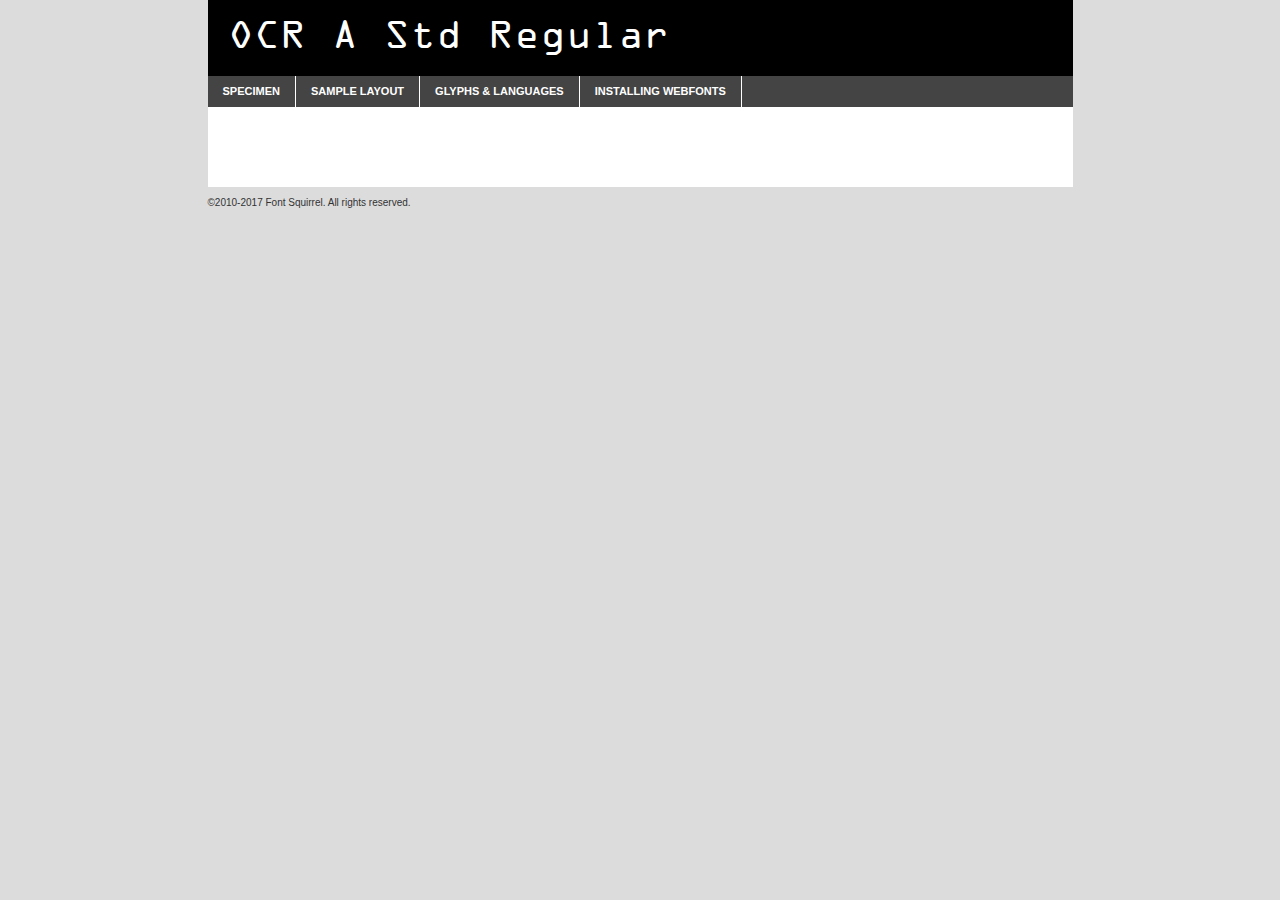
<file: resources/fonts/webfontkit-OCR-A/ocr_a_std_regular-demo.html>
<!DOCTYPE html PUBLIC "-//W3C//DTD XHTML 1.0 Transitional//EN"
        "http://www.w3.org/TR/xhtml1/DTD/xhtml1-transitional.dtd">

<html xmlns="http://www.w3.org/1999/xhtml" xml:lang="en" lang="en">
<head>
    <meta http-equiv="Content-Type" content="text/html; charset=utf-8"/>
    <script src="http://ajax.googleapis.com/ajax/libs/jquery/1.7.2/jquery.min.js" type="text/javascript" charset="utf-8"></script>
    <script type="text/javascript">
		(function($) {
			$.fn.easyTabs = function(option) {
				var param = jQuery.extend({ fadeSpeed: 'fast', defaultContent: 1, activeClass: 'active' }, option);
				$(this).each(function() {
					var thisId = '#' + this.id;
					if ( param.defaultContent == '' )
					{
						param.defaultContent = 1;
					}
					if ( typeof param.defaultContent == 'number' )
					{
						var defaultTab = $(thisId + ' .tabs li:eq(' + (param.defaultContent - 1) + ') a').attr('href').substr(1);
					}
					else
					{
						var defaultTab = param.defaultContent;
					}
					$(thisId + ' .tabs li a').each(function() {
						var tabToHide = $(this).attr('href').substr(1);
						$('#' + tabToHide).addClass('easytabs-tab-content');
					});
					hideAll();
					changeContent(defaultTab);

					function hideAll() {$(thisId + ' .easytabs-tab-content').hide();}

					function changeContent(tabId)
					{
						hideAll();
						$(thisId + ' .tabs li').removeClass(param.activeClass);
						$(thisId + ' .tabs li a[href=#' + tabId + ']').closest('li').addClass(param.activeClass);
						if ( param.fadeSpeed != 'none' )
						{
							$(thisId + ' #' + tabId).fadeIn(param.fadeSpeed);
						}
						else
						{
							$(thisId + ' #' + tabId).show();
						}
					}

					$(thisId + ' .tabs li').click(function() {
						var tabId = $(this).find('a').attr('href').substr(1);
						changeContent(tabId);
						return false;
					});
				});
			}
		})(jQuery);
    </script>
    <link rel="stylesheet" href="specimen_files/specimen_stylesheet.css" type="text/css" charset="utf-8"/>
    <link rel="stylesheet" href="stylesheet.css" type="text/css" charset="utf-8"/>

    <style type="text/css">
        		body {
			font-family: 'ocr_a_stdregular';
        		}

            </style>

    <title>OCR A Std Regular Specimen</title>


    <script type="text/javascript" charset="utf-8">
		$(document).ready(function() {
			$('#container').easyTabs({ defaultContent: 1 });
		});
    </script>
</head>

<body>
<div id="container">
    <div id="header">
		OCR A Std Regular    </div>
    <ul class="tabs">
        <li><a href="#specimen">Specimen</a></li>
        <li><a href="#layout">Sample Layout</a></li>
		        <li><a href="#glyphs">Glyphs &amp; Languages</a></li>
        <li><a href="#installing">Installing Webfonts</a></li>

    </ul>

    <div id="main_content">


        <div id="specimen">

            <div class="section">
                <div class="grid12 firstcol">
                    <div class="huge">AaBb</div>
                </div>
            </div>

            <div class="section">
                <div class="glyph_range">A&#x200B;B&#x200b;C&#x200b;D&#x200b;E&#x200b;F&#x200b;G&#x200b;H&#x200b;I&#x200b;J&#x200b;K&#x200b;L&#x200b;M&#x200b;N&#x200b;O&#x200b;P&#x200b;Q&#x200b;R&#x200b;S&#x200b;T&#x200b;U&#x200b;V&#x200b;W&#x200b;X&#x200b;Y&#x200b;Z&#x200b;a&#x200b;b&#x200b;c&#x200b;d&#x200b;e&#x200b;f&#x200b;g&#x200b;h&#x200b;i&#x200b;j&#x200b;k&#x200b;l&#x200b;m&#x200b;n&#x200b;o&#x200b;p&#x200b;q&#x200b;r&#x200b;s&#x200b;t&#x200b;u&#x200b;v&#x200b;w&#x200b;x&#x200b;y&#x200b;z&#x200b;1&#x200b;2&#x200b;3&#x200b;4&#x200b;5&#x200b;6&#x200b;7&#x200b;8&#x200b;9&#x200b;0&#x200b;&amp;&#x200b;.&#x200b;,&#x200b;?&#x200b;!&#x200b;&#64;&#x200b;(&#x200b;)&#x200b;#&#x200b;$&#x200b;%&#x200b;*&#x200b;+&#x200b;-&#x200b;=&#x200b;:&#x200b;;</div>
            </div>
            <div class="section">
                <div class="grid12 firstcol">
                    <table class="sample_table">
                        <tr>
                            <td>10</td>
                            <td class="size10">abcdefghijklmnopqrstuvwxyzABCDEFGHIJKLMNOPQRSTUVWXYZ0123456789abcdefghijklmnopqrstuvwxyzABCDEFGHIJKLMNOPQRSTUVWXYZ0123456789abcdefghijklmnopqrstuvwxyzABCDEFGHIJKLMNOPQRSTUVWXYZ</td>
                        </tr>
                        <tr>
                            <td>11</td>
                            <td class="size11">abcdefghijklmnopqrstuvwxyzABCDEFGHIJKLMNOPQRSTUVWXYZ0123456789abcdefghijklmnopqrstuvwxyzABCDEFGHIJKLMNOPQRSTUVWXYZ0123456789abcdefghijklmnopqrstuvwxyzABCDEFGHIJKLMNOPQRSTUVWXYZ</td>
                        </tr>
                        <tr>
                            <td>12</td>
                            <td class="size12">abcdefghijklmnopqrstuvwxyzABCDEFGHIJKLMNOPQRSTUVWXYZ0123456789abcdefghijklmnopqrstuvwxyzABCDEFGHIJKLMNOPQRSTUVWXYZ0123456789abcdefghijklmnopqrstuvwxyzABCDEFGHIJKLMNOPQRSTUVWXYZ</td>
                        </tr>
                        <tr>
                            <td>13</td>
                            <td class="size13">abcdefghijklmnopqrstuvwxyzABCDEFGHIJKLMNOPQRSTUVWXYZ0123456789abcdefghijklmnopqrstuvwxyzABCDEFGHIJKLMNOPQRSTUVWXYZ0123456789abcdefghijklmnopqrstuvwxyzABCDEFGHIJKLMNOPQRSTUVWXYZ</td>
                        </tr>
                        <tr>
                            <td>14</td>
                            <td class="size14">abcdefghijklmnopqrstuvwxyzABCDEFGHIJKLMNOPQRSTUVWXYZ0123456789abcdefghijklmnopqrstuvwxyzABCDEFGHIJKLMNOPQRSTUVWXYZ0123456789abcdefghijklmnopqrstuvwxyzABCDEFGHIJKLMNOPQRSTUVWXYZ</td>
                        </tr>
                        <tr>
                            <td>16</td>
                            <td class="size16">abcdefghijklmnopqrstuvwxyzABCDEFGHIJKLMNOPQRSTUVWXYZ0123456789abcdefghijklmnopqrstuvwxyzABCDEFGHIJKLMNOPQRSTUVWXYZ</td>
                        </tr>
                        <tr>
                            <td>18</td>
                            <td class="size18">abcdefghijklmnopqrstuvwxyzABCDEFGHIJKLMNOPQRSTUVWXYZ0123456789abcdefghijklmnopqrstuvwxyzABCDEFGHIJKLMNOPQRSTUVWXYZ</td>
                        </tr>
                        <tr>
                            <td>20</td>
                            <td class="size20">abcdefghijklmnopqrstuvwxyzABCDEFGHIJKLMNOPQRSTUVWXYZ0123456789abcdefghijklmnopqrstuvwxyzABCDEFGHIJKLMNOPQRSTUVWXYZ</td>
                        </tr>
                        <tr>
                            <td>24</td>
                            <td class="size24">abcdefghijklmnopqrstuvwxyzABCDEFGHIJKLMNOPQRSTUVWXYZ0123456789abcdefghijklmnopqrstuvwxyzABCDEFGHIJKLMNOPQRSTUVWXYZ</td>
                        </tr>
                        <tr>
                            <td>30</td>
                            <td class="size30">abcdefghijklmnopqrstuvwxyzABCDEFGHIJKLMNOPQRSTUVWXYZ0123456789abcdefghijklmnopqrstuvwxyzABCDEFGHIJKLMNOPQRSTUVWXYZ</td>
                        </tr>
                        <tr>
                            <td>36</td>
                            <td class="size36">abcdefghijklmnopqrstuvwxyzABCDEFGHIJKLMNOPQRSTUVWXYZ0123456789abcdefghijklmnopqrstuvwxyzABCDEFGHIJKLMNOPQRSTUVWXYZ</td>
                        </tr>
                        <tr>
                            <td>48</td>
                            <td class="size48">abcdefghijklmnopqrstuvwxyzABCDEFGHIJKLMNOPQRSTUVWXYZ0123456789abcdefghijklmnopqrstuvwxyzABCDEFGHIJKLMNOPQRSTUVWXYZ</td>
                        </tr>
                        <tr>
                            <td>60</td>
                            <td class="size60">abcdefghijklmnopqrstuvwxyzABCDEFGHIJKLMNOPQRSTUVWXYZ0123456789abcdefghijklmnopqrstuvwxyzABCDEFGHIJKLMNOPQRSTUVWXYZ</td>
                        </tr>
                        <tr>
                            <td>72</td>
                            <td class="size72">abcdefghijklmnopqrstuvwxyzABCDEFGHIJKLMNOPQRSTUVWXYZ0123456789abcdefghijklmnopqrstuvwxyzABCDEFGHIJKLMNOPQRSTUVWXYZ</td>
                        </tr>
                        <tr>
                            <td>90</td>
                            <td class="size90">abcdefghijklmnopqrstuvwxyzABCDEFGHIJKLMNOPQRSTUVWXYZ0123456789abcdefghijklmnopqrstuvwxyzABCDEFGHIJKLMNOPQRSTUVWXYZ</td>
                        </tr>
                    </table>

                </div>

            </div>


            <div class="section" id="bodycomparison">


                <div id="xheight">
                    <div class="fontbody">&#x25FC;&#x25FC;&#x25FC;&#x25FC;&#x25FC;&#x25FC;&#x25FC;&#x25FC;&#x25FC;&#x25FC;&#x25FC;&#x25FC;&#x25FC;&#x25FC;&#x25FC;&#x25FC;&#x25FC;&#x25FC;&#x25FC;&#x25FC;&#x25FC;&#x25FC;&#x25FC;&#x25FC;&#x25FC;&#x25FC;&#x25FC;&#x25FC;&#x25FC;&#x25FC;&#x25FC;&#x25FC;&#x25FC;&#x25FC;&#x25FC;&#x25FC;&#x25FC;&#x25FC;&#x25FC;&#x25FC;&#x25FC;&#x25FC;&#x25FC;&#x25FC;&#x25FC;&#x25FC;&#x25FC;&#x25FC;&#x25FC;&#x25FC;&#x25FC;&#x25FC;&#x25FC;&#x25FC;&#x25FC;&#x25FC;&#x25FC;&#x25FC;&#x25FC;&#x25FC;&#x25FC;&#x25FC;&#x25FC;&#x25FC;&#x25FC;&#x25FC;&#x25FC;&#x25FC;&#x25FC;&#x25FC;&#x25FC;&#x25FC;&#x25FC;&#x25FC;&#x25FC;&#x25FC;&#x25FC;&#x25FC;&#x25FC;&#x25FC;&#x25FC;&#x25FC;&#x25FC;&#x25FC;&#x25FC;&#x25FC;&#x25FC;&#x25FC;&#x25FC;&#x25FC;&#x25FC;&#x25FC;&#x25FC;&#x25FC;&#x25FC;&#x25FC;&#x25FC;&#x25FC;&#x25FC;body</div>
                    <div class="arialbody">body</div>
                    <div class="verdanabody">body</div>
                    <div class="georgiabody">body</div>
                </div>
                <div class="fontbody" style="z-index:1">
                    body<span>OCR A Std Regular</span>
                </div>
                <div class="arialbody" style="z-index:1">
                    body<span>Arial</span>
                </div>
                <div class="verdanabody" style="z-index:1">
                    body<span>Verdana</span>
                </div>
                <div class="georgiabody" style="z-index:1">
                    body<span>Georgia</span>
                </div>


            </div>


            <div class="section psample psample_row1" id="">

                <div class="grid2 firstcol">
                    <p class="size10"><span>10.</span>Aenean lacinia bibendum nulla sed consectetur. Fusce dapibus, tellus ac cursus commodo, tortor mauris condimentum nibh, ut fermentum massa justo sit amet risus. Nullam id dolor id nibh ultricies vehicula ut id elit. Cum sociis natoque penatibus et magnis dis parturient montes, nascetur ridiculus mus. Nulla vitae elit libero, a pharetra augue.</p>

                </div>
                <div class="grid3">
                    <p class="size11"><span>11.</span>Aenean lacinia bibendum nulla sed consectetur. Fusce dapibus, tellus ac cursus commodo, tortor mauris condimentum nibh, ut fermentum massa justo sit amet risus. Nullam id dolor id nibh ultricies vehicula ut id elit. Cum sociis natoque penatibus et magnis dis parturient montes, nascetur ridiculus mus. Nulla vitae elit libero, a pharetra augue.</p>

                </div>
                <div class="grid3">
                    <p class="size12"><span>12.</span>Aenean lacinia bibendum nulla sed consectetur. Fusce dapibus, tellus ac cursus commodo, tortor mauris condimentum nibh, ut fermentum massa justo sit amet risus. Nullam id dolor id nibh ultricies vehicula ut id elit. Cum sociis natoque penatibus et magnis dis parturient montes, nascetur ridiculus mus. Nulla vitae elit libero, a pharetra augue.</p>

                </div>
                <div class="grid4">
                    <p class="size13"><span>13.</span>Aenean lacinia bibendum nulla sed consectetur. Fusce dapibus, tellus ac cursus commodo, tortor mauris condimentum nibh, ut fermentum massa justo sit amet risus. Nullam id dolor id nibh ultricies vehicula ut id elit. Cum sociis natoque penatibus et magnis dis parturient montes, nascetur ridiculus mus. Nulla vitae elit libero, a pharetra augue.</p>

                </div>
                <div class="white_blend"></div>

            </div>
            <div class="section psample psample_row2" id="">
                <div class="grid3 firstcol">
                    <p class="size14"><span>14.</span>Aenean lacinia bibendum nulla sed consectetur. Fusce dapibus, tellus ac cursus commodo, tortor mauris condimentum nibh, ut fermentum massa justo sit amet risus. Nullam id dolor id nibh ultricies vehicula ut id elit. Cum sociis natoque penatibus et magnis dis parturient montes, nascetur ridiculus mus. Nulla vitae elit libero, a pharetra augue.</p>

                </div>
                <div class="grid4">
                    <p class="size16"><span>16.</span>Aenean lacinia bibendum nulla sed consectetur. Fusce dapibus, tellus ac cursus commodo, tortor mauris condimentum nibh, ut fermentum massa justo sit amet risus. Nullam id dolor id nibh ultricies vehicula ut id elit. Cum sociis natoque penatibus et magnis dis parturient montes, nascetur ridiculus mus. Nulla vitae elit libero, a pharetra augue.</p>

                </div>
                <div class="grid5">
                    <p class="size18"><span>18.</span>Aenean lacinia bibendum nulla sed consectetur. Fusce dapibus, tellus ac cursus commodo, tortor mauris condimentum nibh, ut fermentum massa justo sit amet risus. Nullam id dolor id nibh ultricies vehicula ut id elit. Cum sociis natoque penatibus et magnis dis parturient montes, nascetur ridiculus mus. Nulla vitae elit libero, a pharetra augue.</p>

                </div>

                <div class="white_blend"></div>

            </div>

            <div class="section psample psample_row3" id="">
                <div class="grid5 firstcol">
                    <p class="size20"><span>20.</span>Aenean lacinia bibendum nulla sed consectetur. Fusce dapibus, tellus ac cursus commodo, tortor mauris condimentum nibh, ut fermentum massa justo sit amet risus. Nullam id dolor id nibh ultricies vehicula ut id elit. Cum sociis natoque penatibus et magnis dis parturient montes, nascetur ridiculus mus. Nulla vitae elit libero, a pharetra augue.</p>
                </div>
                <div class="grid7">
                    <p class="size24"><span>24.</span>Aenean lacinia bibendum nulla sed consectetur. Fusce dapibus, tellus ac cursus commodo, tortor mauris condimentum nibh, ut fermentum massa justo sit amet risus. Nullam id dolor id nibh ultricies vehicula ut id elit. Cum sociis natoque penatibus et magnis dis parturient montes, nascetur ridiculus mus. Nulla vitae elit libero, a pharetra augue.</p>
                </div>

                <div class="white_blend"></div>

            </div>

            <div class="section psample psample_row4" id="">
                <div class="grid12 firstcol">
                    <p class="size30"><span>30.</span>Aenean lacinia bibendum nulla sed consectetur. Fusce dapibus, tellus ac cursus commodo, tortor mauris condimentum nibh, ut fermentum massa justo sit amet risus. Nullam id dolor id nibh ultricies vehicula ut id elit. Cum sociis natoque penatibus et magnis dis parturient montes, nascetur ridiculus mus. Nulla vitae elit libero, a pharetra augue.</p>
                </div>
                <div class="white_blend"></div>

            </div>


            <div class="section psample psample_row1 fullreverse">
                <div class="grid2 firstcol">
                    <p class="size10"><span>10.</span>Aenean lacinia bibendum nulla sed consectetur. Fusce dapibus, tellus ac cursus commodo, tortor mauris condimentum nibh, ut fermentum massa justo sit amet risus. Nullam id dolor id nibh ultricies vehicula ut id elit. Cum sociis natoque penatibus et magnis dis parturient montes, nascetur ridiculus mus. Nulla vitae elit libero, a pharetra augue.</p>

                </div>
                <div class="grid3">
                    <p class="size11"><span>11.</span>Aenean lacinia bibendum nulla sed consectetur. Fusce dapibus, tellus ac cursus commodo, tortor mauris condimentum nibh, ut fermentum massa justo sit amet risus. Nullam id dolor id nibh ultricies vehicula ut id elit. Cum sociis natoque penatibus et magnis dis parturient montes, nascetur ridiculus mus. Nulla vitae elit libero, a pharetra augue.</p>

                </div>
                <div class="grid3">
                    <p class="size12"><span>12.</span>Aenean lacinia bibendum nulla sed consectetur. Fusce dapibus, tellus ac cursus commodo, tortor mauris condimentum nibh, ut fermentum massa justo sit amet risus. Nullam id dolor id nibh ultricies vehicula ut id elit. Cum sociis natoque penatibus et magnis dis parturient montes, nascetur ridiculus mus. Nulla vitae elit libero, a pharetra augue.</p>

                </div>
                <div class="grid4">
                    <p class="size13"><span>13.</span>Aenean lacinia bibendum nulla sed consectetur. Fusce dapibus, tellus ac cursus commodo, tortor mauris condimentum nibh, ut fermentum massa justo sit amet risus. Nullam id dolor id nibh ultricies vehicula ut id elit. Cum sociis natoque penatibus et magnis dis parturient montes, nascetur ridiculus mus. Nulla vitae elit libero, a pharetra augue.</p>

                </div>
                <div class="black_blend"></div>

            </div>

            <div class="section psample psample_row2 fullreverse">
                <div class="grid3 firstcol">
                    <p class="size14"><span>14.</span>Aenean lacinia bibendum nulla sed consectetur. Fusce dapibus, tellus ac cursus commodo, tortor mauris condimentum nibh, ut fermentum massa justo sit amet risus. Nullam id dolor id nibh ultricies vehicula ut id elit. Cum sociis natoque penatibus et magnis dis parturient montes, nascetur ridiculus mus. Nulla vitae elit libero, a pharetra augue.</p>

                </div>
                <div class="grid4">
                    <p class="size16"><span>16.</span>Aenean lacinia bibendum nulla sed consectetur. Fusce dapibus, tellus ac cursus commodo, tortor mauris condimentum nibh, ut fermentum massa justo sit amet risus. Nullam id dolor id nibh ultricies vehicula ut id elit. Cum sociis natoque penatibus et magnis dis parturient montes, nascetur ridiculus mus. Nulla vitae elit libero, a pharetra augue.</p>

                </div>
                <div class="grid5">
                    <p class="size18"><span>18.</span>Aenean lacinia bibendum nulla sed consectetur. Fusce dapibus, tellus ac cursus commodo, tortor mauris condimentum nibh, ut fermentum massa justo sit amet risus. Nullam id dolor id nibh ultricies vehicula ut id elit. Cum sociis natoque penatibus et magnis dis parturient montes, nascetur ridiculus mus. Nulla vitae elit libero, a pharetra augue.</p>

                </div>
                <div class="black_blend"></div>

            </div>

            <div class="section psample fullreverse psample_row3" id="">
                <div class="grid5 firstcol">
                    <p class="size20"><span>20.</span>Aenean lacinia bibendum nulla sed consectetur. Fusce dapibus, tellus ac cursus commodo, tortor mauris condimentum nibh, ut fermentum massa justo sit amet risus. Nullam id dolor id nibh ultricies vehicula ut id elit. Cum sociis natoque penatibus et magnis dis parturient montes, nascetur ridiculus mus. Nulla vitae elit libero, a pharetra augue.</p>
                </div>
                <div class="grid7">
                    <p class="size24"><span>24.</span>Aenean lacinia bibendum nulla sed consectetur. Fusce dapibus, tellus ac cursus commodo, tortor mauris condimentum nibh, ut fermentum massa justo sit amet risus. Nullam id dolor id nibh ultricies vehicula ut id elit. Cum sociis natoque penatibus et magnis dis parturient montes, nascetur ridiculus mus. Nulla vitae elit libero, a pharetra augue.</p>
                </div>

                <div class="black_blend"></div>

            </div>

            <div class="section psample fullreverse psample_row4" id="" style="border-bottom: 20px #000 solid;">
                <div class="grid12 firstcol">
                    <p class="size30"><span>30.</span>Aenean lacinia bibendum nulla sed consectetur. Fusce dapibus, tellus ac cursus commodo, tortor mauris condimentum nibh, ut fermentum massa justo sit amet risus. Nullam id dolor id nibh ultricies vehicula ut id elit. Cum sociis natoque penatibus et magnis dis parturient montes, nascetur ridiculus mus. Nulla vitae elit libero, a pharetra augue.</p>
                </div>
                <div class="black_blend"></div>

            </div>


        </div>

        <div id="layout">

            <div class="section">

                <div class="grid12 firstcol">
                    <h1>Lorem Ipsum Dolor</h1>
                    <h2>Etiam porta sem malesuada magna mollis euismod</h2>

                    <p class="byline">By <a href="#link">Aenean Lacinia</a></p>
                </div>
            </div>
            <div class="section">
                <div class="grid8 firstcol">
                    <p class="large">Donec sed odio dui. Morbi leo risus, porta ac consectetur ac, vestibulum at eros. Fusce dapibus, tellus ac cursus commodo, tortor mauris condimentum nibh, ut fermentum massa justo sit amet risus. </p>


                    <h3>Pellentesque ornare sem</h3>

                    <p>Maecenas sed diam eget risus varius blandit sit amet non magna. Maecenas faucibus mollis interdum. Donec ullamcorper nulla non metus auctor fringilla. Nullam id dolor id nibh ultricies vehicula ut id elit. Nullam id dolor id nibh ultricies vehicula ut id elit. </p>

                    <p>Aenean eu leo quam. Pellentesque ornare sem lacinia quam venenatis vestibulum. Lorem ipsum dolor sit amet, consectetur adipiscing elit. Cum sociis natoque penatibus et magnis dis parturient montes, nascetur ridiculus mus. </p>

                    <p>Nulla vitae elit libero, a pharetra augue. Praesent commodo cursus magna, vel scelerisque nisl consectetur et. Aenean lacinia bibendum nulla sed consectetur. </p>

                    <p>Nullam quis risus eget urna mollis ornare vel eu leo. Nullam quis risus eget urna mollis ornare vel eu leo. Maecenas sed diam eget risus varius blandit sit amet non magna. Donec ullamcorper nulla non metus auctor fringilla. </p>

                    <h3>Cras mattis consectetur</h3>

                    <p>Aenean eu leo quam. Pellentesque ornare sem lacinia quam venenatis vestibulum. Aenean lacinia bibendum nulla sed consectetur. Integer posuere erat a ante venenatis dapibus posuere velit aliquet. Cras mattis consectetur purus sit amet fermentum. </p>

                    <p>Nullam id dolor id nibh ultricies vehicula ut id elit. Nullam quis risus eget urna mollis ornare vel eu leo. Cras mattis consectetur purus sit amet fermentum.</p>
                </div>

                <div class="grid4 sidebar">

                    <div class="box reverse">
                        <p class="last">Nullam quis risus eget urna mollis ornare vel eu leo. Donec ullamcorper nulla non metus auctor fringilla. Cras mattis consectetur purus sit amet fermentum. Sed posuere consectetur est at lobortis. Lorem ipsum dolor sit amet, consectetur adipiscing elit. </p>
                    </div>

                    <p class="caption">Maecenas sed diam eget risus varius.</p>

                    <p>Vestibulum id ligula porta felis euismod semper. Integer posuere erat a ante venenatis dapibus posuere velit aliquet. Vestibulum id ligula porta felis euismod semper. Sed posuere consectetur est at lobortis. Maecenas sed diam eget risus varius blandit sit amet non magna. Fusce dapibus, tellus ac cursus commodo, tortor mauris condimentum nibh, ut fermentum massa justo sit amet risus. </p>


                    <p>Duis mollis, est non commodo luctus, nisi erat porttitor ligula, eget lacinia odio sem nec elit. Aenean lacinia bibendum nulla sed consectetur. Vivamus sagittis lacus vel augue laoreet rutrum faucibus dolor auctor. Aenean lacinia bibendum nulla sed consectetur. Nullam quis risus eget urna mollis ornare vel eu leo. </p>

                    <p>Praesent commodo cursus magna, vel scelerisque nisl consectetur et. Donec ullamcorper nulla non metus auctor fringilla. Maecenas faucibus mollis interdum. Fusce dapibus, tellus ac cursus commodo, tortor mauris condimentum nibh, ut fermentum massa justo sit amet risus. </p>

                </div>
            </div>

        </div>


		

        <div id="glyphs">
            <div class="section">
                <div class="grid12 firstcol">

                    <h1>Language Support</h1>
                    <p>The subset of OCR A Std Regular in this kit supports the following languages:<br/>

						Albanian, Basque, Breton, Chamorro, Danish, Dutch, English, Faroese, Finnish, French, Frisian, Galician, German, Icelandic, Italian, Malagasy, Norwegian, Portuguese, Spanish, Alsatian, Aragonese, Arapaho, Arrernte, Asturian, Aymara, Bislama, Cebuano, Corsican, Fijian, French_creole, Genoese, Gilbertese, Greenlandic, Haitian_creole, Hiligaynon, Hmong, Hopi, Ibanag, Iloko_ilokano, Indonesian, Interglossa_glosa, Interlingua, Irish_gaelic, Jerriais, Lojban, Lombard, Luxembourgeois, Manx, Mohawk, Norfolk_pitcairnese, Occitan, Oromo, Pangasinan, Papiamento, Piedmontese, Potawatomi, Rhaeto-romance, Romansh, Rotokas, Sami_lule, Samoan, Sardinian, Scots_gaelic, Seychelles_creole, Shona, Sicilian, Somali, Southern_ndebele, Swahili, Swati_swazi, Tagalog_filipino_pilipino, Tetum, Tok_pisin, Uyghur_latinized, Volapuk, Walloon, Warlpiri, Xhosa, Yapese, Zulu, Latinbasic, Ubasic, Demo                    </p>
                    <h1>Glyph Chart</h1>
                    <p>The subset of OCR A Std Regular in this kit includes all the glyphs listed below. Unicode entities are included above each glyph to help you insert individual characters into your layout.</p>
                    <div id="glyph_chart">

																				                                <div><p>&amp;#32;</p>&#32;</div>
																				                                <div><p>&amp;#33;</p>&#33;</div>
																				                                <div><p>&amp;#34;</p>&#34;</div>
																				                                <div><p>&amp;#35;</p>&#35;</div>
																				                                <div><p>&amp;#36;</p>&#36;</div>
																				                                <div><p>&amp;#37;</p>&#37;</div>
																				                                <div><p>&amp;#38;</p>&#38;</div>
																				                                <div><p>&amp;#39;</p>&#39;</div>
																				                                <div><p>&amp;#40;</p>&#40;</div>
																				                                <div><p>&amp;#41;</p>&#41;</div>
																				                                <div><p>&amp;#42;</p>&#42;</div>
																				                                <div><p>&amp;#43;</p>&#43;</div>
																				                                <div><p>&amp;#44;</p>&#44;</div>
																				                                <div><p>&amp;#45;</p>&#45;</div>
																				                                <div><p>&amp;#46;</p>&#46;</div>
																				                                <div><p>&amp;#47;</p>&#47;</div>
																				                                <div><p>&amp;#48;</p>&#48;</div>
																				                                <div><p>&amp;#49;</p>&#49;</div>
																				                                <div><p>&amp;#50;</p>&#50;</div>
																				                                <div><p>&amp;#51;</p>&#51;</div>
																				                                <div><p>&amp;#52;</p>&#52;</div>
																				                                <div><p>&amp;#53;</p>&#53;</div>
																				                                <div><p>&amp;#54;</p>&#54;</div>
																				                                <div><p>&amp;#55;</p>&#55;</div>
																				                                <div><p>&amp;#56;</p>&#56;</div>
																				                                <div><p>&amp;#57;</p>&#57;</div>
																				                                <div><p>&amp;#58;</p>&#58;</div>
																				                                <div><p>&amp;#59;</p>&#59;</div>
																				                                <div><p>&amp;#60;</p>&#60;</div>
																				                                <div><p>&amp;#61;</p>&#61;</div>
																				                                <div><p>&amp;#62;</p>&#62;</div>
																				                                <div><p>&amp;#63;</p>&#63;</div>
																				                                <div><p>&amp;#64;</p>&#64;</div>
																				                                <div><p>&amp;#65;</p>&#65;</div>
																				                                <div><p>&amp;#66;</p>&#66;</div>
																				                                <div><p>&amp;#67;</p>&#67;</div>
																				                                <div><p>&amp;#68;</p>&#68;</div>
																				                                <div><p>&amp;#69;</p>&#69;</div>
																				                                <div><p>&amp;#70;</p>&#70;</div>
																				                                <div><p>&amp;#71;</p>&#71;</div>
																				                                <div><p>&amp;#72;</p>&#72;</div>
																				                                <div><p>&amp;#73;</p>&#73;</div>
																				                                <div><p>&amp;#74;</p>&#74;</div>
																				                                <div><p>&amp;#75;</p>&#75;</div>
																				                                <div><p>&amp;#76;</p>&#76;</div>
																				                                <div><p>&amp;#77;</p>&#77;</div>
																				                                <div><p>&amp;#78;</p>&#78;</div>
																				                                <div><p>&amp;#79;</p>&#79;</div>
																				                                <div><p>&amp;#80;</p>&#80;</div>
																				                                <div><p>&amp;#81;</p>&#81;</div>
																				                                <div><p>&amp;#82;</p>&#82;</div>
																				                                <div><p>&amp;#83;</p>&#83;</div>
																				                                <div><p>&amp;#84;</p>&#84;</div>
																				                                <div><p>&amp;#85;</p>&#85;</div>
																				                                <div><p>&amp;#86;</p>&#86;</div>
																				                                <div><p>&amp;#87;</p>&#87;</div>
																				                                <div><p>&amp;#88;</p>&#88;</div>
																				                                <div><p>&amp;#89;</p>&#89;</div>
																				                                <div><p>&amp;#90;</p>&#90;</div>
																				                                <div><p>&amp;#91;</p>&#91;</div>
																				                                <div><p>&amp;#92;</p>&#92;</div>
																				                                <div><p>&amp;#93;</p>&#93;</div>
																				                                <div><p>&amp;#94;</p>&#94;</div>
																				                                <div><p>&amp;#95;</p>&#95;</div>
																				                                <div><p>&amp;#96;</p>&#96;</div>
																				                                <div><p>&amp;#97;</p>&#97;</div>
																				                                <div><p>&amp;#98;</p>&#98;</div>
																				                                <div><p>&amp;#99;</p>&#99;</div>
																				                                <div><p>&amp;#100;</p>&#100;</div>
																				                                <div><p>&amp;#101;</p>&#101;</div>
																				                                <div><p>&amp;#102;</p>&#102;</div>
																				                                <div><p>&amp;#103;</p>&#103;</div>
																				                                <div><p>&amp;#104;</p>&#104;</div>
																				                                <div><p>&amp;#105;</p>&#105;</div>
																				                                <div><p>&amp;#106;</p>&#106;</div>
																				                                <div><p>&amp;#107;</p>&#107;</div>
																				                                <div><p>&amp;#108;</p>&#108;</div>
																				                                <div><p>&amp;#109;</p>&#109;</div>
																				                                <div><p>&amp;#110;</p>&#110;</div>
																				                                <div><p>&amp;#111;</p>&#111;</div>
																				                                <div><p>&amp;#112;</p>&#112;</div>
																				                                <div><p>&amp;#113;</p>&#113;</div>
																				                                <div><p>&amp;#114;</p>&#114;</div>
																				                                <div><p>&amp;#115;</p>&#115;</div>
																				                                <div><p>&amp;#116;</p>&#116;</div>
																				                                <div><p>&amp;#117;</p>&#117;</div>
																				                                <div><p>&amp;#118;</p>&#118;</div>
																				                                <div><p>&amp;#119;</p>&#119;</div>
																				                                <div><p>&amp;#120;</p>&#120;</div>
																				                                <div><p>&amp;#121;</p>&#121;</div>
																				                                <div><p>&amp;#122;</p>&#122;</div>
																				                                <div><p>&amp;#123;</p>&#123;</div>
																				                                <div><p>&amp;#124;</p>&#124;</div>
																				                                <div><p>&amp;#125;</p>&#125;</div>
																				                                <div><p>&amp;#126;</p>&#126;</div>
																				                                <div><p>&amp;#160;</p>&#160;</div>
																				                                <div><p>&amp;#161;</p>&#161;</div>
																				                                <div><p>&amp;#162;</p>&#162;</div>
																				                                <div><p>&amp;#163;</p>&#163;</div>
																				                                <div><p>&amp;#164;</p>&#164;</div>
																				                                <div><p>&amp;#165;</p>&#165;</div>
																				                                <div><p>&amp;#166;</p>&#166;</div>
																				                                <div><p>&amp;#167;</p>&#167;</div>
																				                                <div><p>&amp;#168;</p>&#168;</div>
																				                                <div><p>&amp;#169;</p>&#169;</div>
																				                                <div><p>&amp;#170;</p>&#170;</div>
																				                                <div><p>&amp;#171;</p>&#171;</div>
																				                                <div><p>&amp;#172;</p>&#172;</div>
																				                                <div><p>&amp;#173;</p>&#173;</div>
																				                                <div><p>&amp;#174;</p>&#174;</div>
																				                                <div><p>&amp;#175;</p>&#175;</div>
																				                                <div><p>&amp;#176;</p>&#176;</div>
																				                                <div><p>&amp;#177;</p>&#177;</div>
																				                                <div><p>&amp;#180;</p>&#180;</div>
																				                                <div><p>&amp;#181;</p>&#181;</div>
																				                                <div><p>&amp;#182;</p>&#182;</div>
																				                                <div><p>&amp;#183;</p>&#183;</div>
																				                                <div><p>&amp;#184;</p>&#184;</div>
																				                                <div><p>&amp;#186;</p>&#186;</div>
																				                                <div><p>&amp;#187;</p>&#187;</div>
																				                                <div><p>&amp;#188;</p>&#188;</div>
																				                                <div><p>&amp;#189;</p>&#189;</div>
																				                                <div><p>&amp;#190;</p>&#190;</div>
																				                                <div><p>&amp;#191;</p>&#191;</div>
																				                                <div><p>&amp;#192;</p>&#192;</div>
																				                                <div><p>&amp;#193;</p>&#193;</div>
																				                                <div><p>&amp;#194;</p>&#194;</div>
																				                                <div><p>&amp;#195;</p>&#195;</div>
																				                                <div><p>&amp;#196;</p>&#196;</div>
																				                                <div><p>&amp;#197;</p>&#197;</div>
																				                                <div><p>&amp;#198;</p>&#198;</div>
																				                                <div><p>&amp;#199;</p>&#199;</div>
																				                                <div><p>&amp;#200;</p>&#200;</div>
																				                                <div><p>&amp;#201;</p>&#201;</div>
																				                                <div><p>&amp;#202;</p>&#202;</div>
																				                                <div><p>&amp;#203;</p>&#203;</div>
																				                                <div><p>&amp;#204;</p>&#204;</div>
																				                                <div><p>&amp;#205;</p>&#205;</div>
																				                                <div><p>&amp;#206;</p>&#206;</div>
																				                                <div><p>&amp;#207;</p>&#207;</div>
																				                                <div><p>&amp;#208;</p>&#208;</div>
																				                                <div><p>&amp;#209;</p>&#209;</div>
																				                                <div><p>&amp;#210;</p>&#210;</div>
																				                                <div><p>&amp;#211;</p>&#211;</div>
																				                                <div><p>&amp;#212;</p>&#212;</div>
																				                                <div><p>&amp;#213;</p>&#213;</div>
																				                                <div><p>&amp;#214;</p>&#214;</div>
																				                                <div><p>&amp;#215;</p>&#215;</div>
																				                                <div><p>&amp;#216;</p>&#216;</div>
																				                                <div><p>&amp;#217;</p>&#217;</div>
																				                                <div><p>&amp;#218;</p>&#218;</div>
																				                                <div><p>&amp;#219;</p>&#219;</div>
																				                                <div><p>&amp;#220;</p>&#220;</div>
																				                                <div><p>&amp;#221;</p>&#221;</div>
																				                                <div><p>&amp;#222;</p>&#222;</div>
																				                                <div><p>&amp;#223;</p>&#223;</div>
																				                                <div><p>&amp;#224;</p>&#224;</div>
																				                                <div><p>&amp;#225;</p>&#225;</div>
																				                                <div><p>&amp;#226;</p>&#226;</div>
																				                                <div><p>&amp;#227;</p>&#227;</div>
																				                                <div><p>&amp;#228;</p>&#228;</div>
																				                                <div><p>&amp;#229;</p>&#229;</div>
																				                                <div><p>&amp;#230;</p>&#230;</div>
																				                                <div><p>&amp;#231;</p>&#231;</div>
																				                                <div><p>&amp;#232;</p>&#232;</div>
																				                                <div><p>&amp;#233;</p>&#233;</div>
																				                                <div><p>&amp;#234;</p>&#234;</div>
																				                                <div><p>&amp;#235;</p>&#235;</div>
																				                                <div><p>&amp;#236;</p>&#236;</div>
																				                                <div><p>&amp;#237;</p>&#237;</div>
																				                                <div><p>&amp;#238;</p>&#238;</div>
																				                                <div><p>&amp;#239;</p>&#239;</div>
																				                                <div><p>&amp;#240;</p>&#240;</div>
																				                                <div><p>&amp;#241;</p>&#241;</div>
																				                                <div><p>&amp;#242;</p>&#242;</div>
																				                                <div><p>&amp;#243;</p>&#243;</div>
																				                                <div><p>&amp;#244;</p>&#244;</div>
																				                                <div><p>&amp;#245;</p>&#245;</div>
																				                                <div><p>&amp;#246;</p>&#246;</div>
																				                                <div><p>&amp;#247;</p>&#247;</div>
																				                                <div><p>&amp;#248;</p>&#248;</div>
																				                                <div><p>&amp;#249;</p>&#249;</div>
																				                                <div><p>&amp;#250;</p>&#250;</div>
																				                                <div><p>&amp;#251;</p>&#251;</div>
																				                                <div><p>&amp;#252;</p>&#252;</div>
																				                                <div><p>&amp;#253;</p>&#253;</div>
																				                                <div><p>&amp;#254;</p>&#254;</div>
																				                                <div><p>&amp;#255;</p>&#255;</div>
																				                                <div><p>&amp;#338;</p>&#338;</div>
																				                                <div><p>&amp;#339;</p>&#339;</div>
																				                                <div><p>&amp;#376;</p>&#376;</div>
																				                                <div><p>&amp;#710;</p>&#710;</div>
																				                                <div><p>&amp;#732;</p>&#732;</div>
																				                                <div><p>&amp;#8192;</p>&#8192;</div>
																				                                <div><p>&amp;#8193;</p>&#8193;</div>
																				                                <div><p>&amp;#8194;</p>&#8194;</div>
																				                                <div><p>&amp;#8195;</p>&#8195;</div>
																				                                <div><p>&amp;#8196;</p>&#8196;</div>
																				                                <div><p>&amp;#8197;</p>&#8197;</div>
																				                                <div><p>&amp;#8198;</p>&#8198;</div>
																				                                <div><p>&amp;#8199;</p>&#8199;</div>
																				                                <div><p>&amp;#8200;</p>&#8200;</div>
																				                                <div><p>&amp;#8201;</p>&#8201;</div>
																				                                <div><p>&amp;#8202;</p>&#8202;</div>
																				                                <div><p>&amp;#8208;</p>&#8208;</div>
																				                                <div><p>&amp;#8209;</p>&#8209;</div>
																				                                <div><p>&amp;#8210;</p>&#8210;</div>
																				                                <div><p>&amp;#8211;</p>&#8211;</div>
																				                                <div><p>&amp;#8212;</p>&#8212;</div>
																				                                <div><p>&amp;#8216;</p>&#8216;</div>
																				                                <div><p>&amp;#8217;</p>&#8217;</div>
																				                                <div><p>&amp;#8218;</p>&#8218;</div>
																				                                <div><p>&amp;#8220;</p>&#8220;</div>
																				                                <div><p>&amp;#8221;</p>&#8221;</div>
																				                                <div><p>&amp;#8222;</p>&#8222;</div>
																				                                <div><p>&amp;#8226;</p>&#8226;</div>
																				                                <div><p>&amp;#8230;</p>&#8230;</div>
																				                                <div><p>&amp;#8239;</p>&#8239;</div>
																				                                <div><p>&amp;#8249;</p>&#8249;</div>
																				                                <div><p>&amp;#8250;</p>&#8250;</div>
																				                                <div><p>&amp;#8287;</p>&#8287;</div>
																				                                <div><p>&amp;#8364;</p>&#8364;</div>
																				                                <div><p>&amp;#8482;</p>&#8482;</div>
																				                                <div><p>&amp;#9724;</p>&#9724;</div>
																				                                <div><p>&amp;#64257;</p>&#64257;</div>
																				                                <div><p>&amp;#64258;</p>&#64258;</div>
																																																										                    </div>
                </div>


            </div>
        </div>


        <div id="specs">

        </div>

        <div id="installing">
            <div class="section">
                <div class="grid7 firstcol">
                    <h1>Installing Webfonts</h1>

                    <p>Webfonts are supported by all major browser platforms but not all in the same way. There are currently four different font formats that must be included in order to target all browsers. This includes TTF, WOFF, EOT and SVG.</p>

                    <h2>1. Upload your webfonts</h2>
                    <p>You must upload your webfont kit to your website. They should be in or near the same directory as your CSS files.</p>

                    <h2>2. Include the webfont stylesheet</h2>
                    <p>A special CSS @font-face declaration helps the various browsers select the appropriate font it needs without causing you a bunch of headaches. Learn more about this syntax by reading the <a href="https://www.fontspring.com/blog/further-hardening-of-the-bulletproof-syntax">Fontspring blog post</a> about it. The code for it is as follows:</p>


                    <code>
                        @font-face{
                        font-family: 'MyWebFont';
                        src: url('WebFont.eot');
                        src: url('WebFont.eot?#iefix') format('embedded-opentype'),
                        url('WebFont.woff') format('woff'),
                        url('WebFont.ttf') format('truetype'),
                        url('WebFont.svg#webfont') format('svg');
                        }
                    </code>

                    <p>We've already gone ahead and generated the code for you. All you have to do is link to the stylesheet in your HTML, like this:</p>
                    <code>&lt;link rel=&quot;stylesheet&quot; href=&quot;stylesheet.css&quot; type=&quot;text/css&quot; charset=&quot;utf-8&quot; /&gt;</code>

                    <h2>3. Modify your own stylesheet</h2>
                    <p>To take advantage of your new fonts, you must tell your stylesheet to use them. Look at the original @font-face declaration above and find the property called "font-family." The name linked there will be what you use to reference the font. Prepend that webfont name to the font stack in the "font-family" property, inside the selector you want to change. For example:</p>
                    <code>p { font-family: 'WebFont', Arial, sans-serif; }</code>

                    <h2>4. Test</h2>
                    <p>Getting webfonts to work cross-browser <em>can</em> be tricky. Use the information in the sidebar to help you if you find that fonts aren't loading in a particular browser.</p>
                </div>

                <div class="grid5 sidebar">
                    <div class="box">
                        <h2>Troubleshooting<br/>Font-Face Problems</h2>
                        <p>Having trouble getting your webfonts to load in your new website? Here are some tips to sort out what might be the problem.</p>

                        <h3>Fonts not showing in any browser</h3>

                        <p>This sounds like you need to work on the plumbing. You either did not upload the fonts to the correct directory, or you did not link the fonts properly in the CSS. If you've confirmed that all this is correct and you still have a problem, take a look at your .htaccess file and see if requests are getting intercepted.</p>

                        <h3>Fonts not loading in iPhone or iPad</h3>

                        <p>The most common problem here is that you are serving the fonts from an IIS server. IIS refuses to serve files that have unknown MIME types. If that is the case, you must set the MIME type for SVG to "image/svg+xml" in the server settings. Follow these instructions from Microsoft if you need help.</p>

                        <h3>Fonts not loading in Firefox</h3>

                        <p>The primary reason for this failure? You are still using a version Firefox older than 3.5. So upgrade already! If that isn't it, then you are very likely serving fonts from a different domain. Firefox requires that all font assets be served from the same domain. Lastly it is possible that you need to add WOFF to your list of MIME types (if you are serving via IIS.)</p>

                        <h3>Fonts not loading in IE</h3>

                        <p>Are you looking at Internet Explorer on an actual Windows machine or are you cheating by using a service like Adobe BrowserLab? Many of these screenshot services do not render @font-face for IE. Best to test it on a real machine.</p>

                        <h3>Fonts not loading in IE9</h3>

                        <p>IE9, like Firefox, requires that fonts be served from the same domain as the website. Make sure that is the case.</p>
                    </div>
                </div>
            </div>

        </div>

    </div>
    <div id="footer">
        <p>&copy;2010-2017 Font Squirrel. All rights reserved.</p>
    </div>
</div>
</body>
</html>
</file>
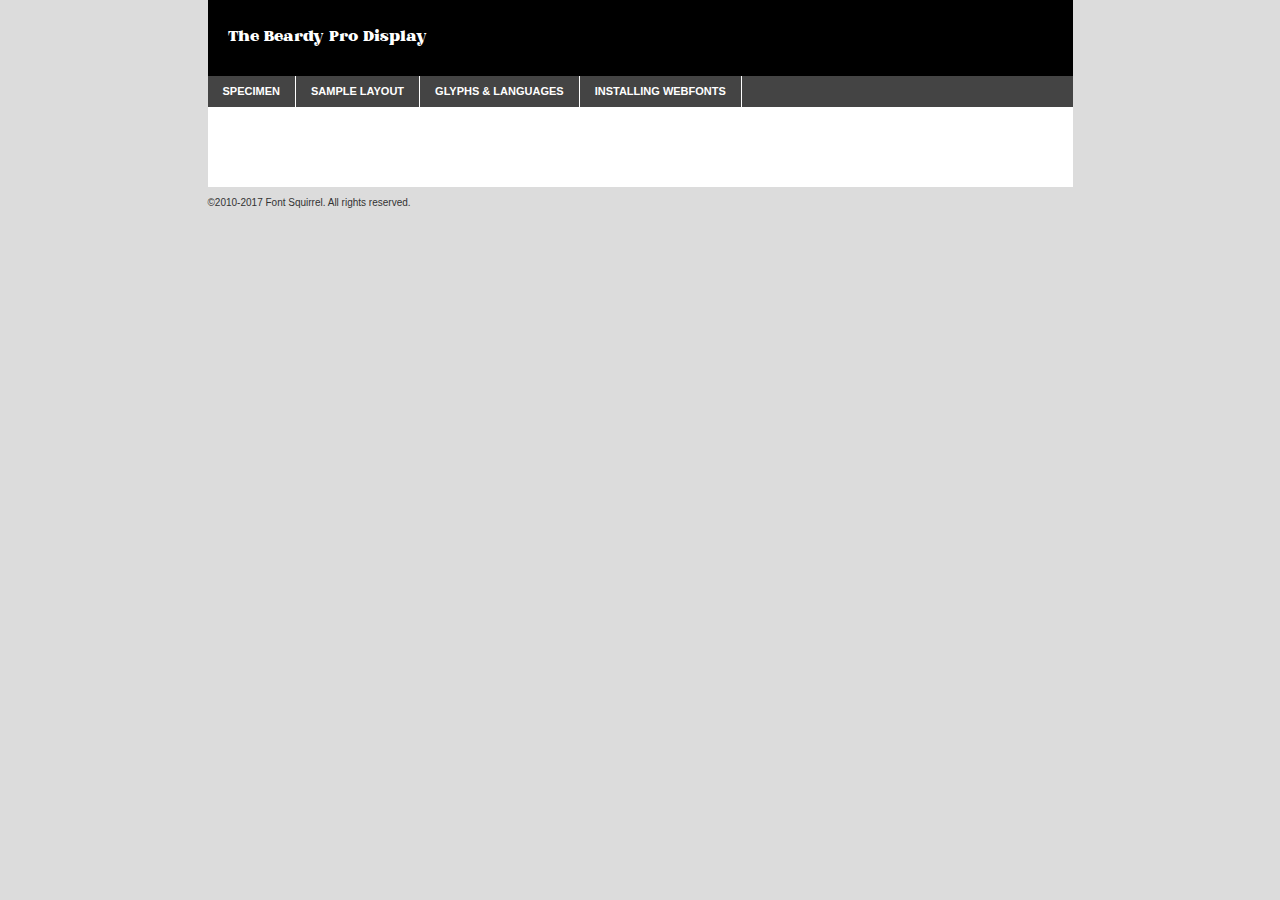
<file: resources/fonts/webfontkit-the-beardy-display/the_beardy_display-demo.html>
<!DOCTYPE html PUBLIC "-//W3C//DTD XHTML 1.0 Transitional//EN"
        "http://www.w3.org/TR/xhtml1/DTD/xhtml1-transitional.dtd">

<html xmlns="http://www.w3.org/1999/xhtml" xml:lang="en" lang="en">
<head>
    <meta http-equiv="Content-Type" content="text/html; charset=utf-8"/>
    <script src="http://ajax.googleapis.com/ajax/libs/jquery/1.7.2/jquery.min.js" type="text/javascript" charset="utf-8"></script>
    <script type="text/javascript">
		(function($) {
			$.fn.easyTabs = function(option) {
				var param = jQuery.extend({ fadeSpeed: 'fast', defaultContent: 1, activeClass: 'active' }, option);
				$(this).each(function() {
					var thisId = '#' + this.id;
					if ( param.defaultContent == '' )
					{
						param.defaultContent = 1;
					}
					if ( typeof param.defaultContent == 'number' )
					{
						var defaultTab = $(thisId + ' .tabs li:eq(' + (param.defaultContent - 1) + ') a').attr('href').substr(1);
					}
					else
					{
						var defaultTab = param.defaultContent;
					}
					$(thisId + ' .tabs li a').each(function() {
						var tabToHide = $(this).attr('href').substr(1);
						$('#' + tabToHide).addClass('easytabs-tab-content');
					});
					hideAll();
					changeContent(defaultTab);

					function hideAll() {$(thisId + ' .easytabs-tab-content').hide();}

					function changeContent(tabId)
					{
						hideAll();
						$(thisId + ' .tabs li').removeClass(param.activeClass);
						$(thisId + ' .tabs li a[href=#' + tabId + ']').closest('li').addClass(param.activeClass);
						if ( param.fadeSpeed != 'none' )
						{
							$(thisId + ' #' + tabId).fadeIn(param.fadeSpeed);
						}
						else
						{
							$(thisId + ' #' + tabId).show();
						}
					}

					$(thisId + ' .tabs li').click(function() {
						var tabId = $(this).find('a').attr('href').substr(1);
						changeContent(tabId);
						return false;
					});
				});
			}
		})(jQuery);
    </script>
    <link rel="stylesheet" href="specimen_files/specimen_stylesheet.css" type="text/css" charset="utf-8"/>
    <link rel="stylesheet" href="stylesheet.css" type="text/css" charset="utf-8"/>

    <style type="text/css">
        		body {
			font-family: 'the_beardy_prodisplay';
        		}

            </style>

    <title>The Beardy Pro Display Specimen</title>


    <script type="text/javascript" charset="utf-8">
		$(document).ready(function() {
			$('#container').easyTabs({ defaultContent: 1 });
		});
    </script>
</head>

<body>
<div id="container">
    <div id="header">
		The Beardy Pro Display    </div>
    <ul class="tabs">
        <li><a href="#specimen">Specimen</a></li>
        <li><a href="#layout">Sample Layout</a></li>
		        <li><a href="#glyphs">Glyphs &amp; Languages</a></li>
        <li><a href="#installing">Installing Webfonts</a></li>

    </ul>

    <div id="main_content">


        <div id="specimen">

            <div class="section">
                <div class="grid12 firstcol">
                    <div class="huge">AaBb</div>
                </div>
            </div>

            <div class="section">
                <div class="glyph_range">A&#x200B;B&#x200b;C&#x200b;D&#x200b;E&#x200b;F&#x200b;G&#x200b;H&#x200b;I&#x200b;J&#x200b;K&#x200b;L&#x200b;M&#x200b;N&#x200b;O&#x200b;P&#x200b;Q&#x200b;R&#x200b;S&#x200b;T&#x200b;U&#x200b;V&#x200b;W&#x200b;X&#x200b;Y&#x200b;Z&#x200b;a&#x200b;b&#x200b;c&#x200b;d&#x200b;e&#x200b;f&#x200b;g&#x200b;h&#x200b;i&#x200b;j&#x200b;k&#x200b;l&#x200b;m&#x200b;n&#x200b;o&#x200b;p&#x200b;q&#x200b;r&#x200b;s&#x200b;t&#x200b;u&#x200b;v&#x200b;w&#x200b;x&#x200b;y&#x200b;z&#x200b;1&#x200b;2&#x200b;3&#x200b;4&#x200b;5&#x200b;6&#x200b;7&#x200b;8&#x200b;9&#x200b;0&#x200b;&amp;&#x200b;.&#x200b;,&#x200b;?&#x200b;!&#x200b;&#64;&#x200b;(&#x200b;)&#x200b;#&#x200b;$&#x200b;%&#x200b;*&#x200b;+&#x200b;-&#x200b;=&#x200b;:&#x200b;;</div>
            </div>
            <div class="section">
                <div class="grid12 firstcol">
                    <table class="sample_table">
                        <tr>
                            <td>10</td>
                            <td class="size10">abcdefghijklmnopqrstuvwxyzABCDEFGHIJKLMNOPQRSTUVWXYZ0123456789abcdefghijklmnopqrstuvwxyzABCDEFGHIJKLMNOPQRSTUVWXYZ0123456789abcdefghijklmnopqrstuvwxyzABCDEFGHIJKLMNOPQRSTUVWXYZ</td>
                        </tr>
                        <tr>
                            <td>11</td>
                            <td class="size11">abcdefghijklmnopqrstuvwxyzABCDEFGHIJKLMNOPQRSTUVWXYZ0123456789abcdefghijklmnopqrstuvwxyzABCDEFGHIJKLMNOPQRSTUVWXYZ0123456789abcdefghijklmnopqrstuvwxyzABCDEFGHIJKLMNOPQRSTUVWXYZ</td>
                        </tr>
                        <tr>
                            <td>12</td>
                            <td class="size12">abcdefghijklmnopqrstuvwxyzABCDEFGHIJKLMNOPQRSTUVWXYZ0123456789abcdefghijklmnopqrstuvwxyzABCDEFGHIJKLMNOPQRSTUVWXYZ0123456789abcdefghijklmnopqrstuvwxyzABCDEFGHIJKLMNOPQRSTUVWXYZ</td>
                        </tr>
                        <tr>
                            <td>13</td>
                            <td class="size13">abcdefghijklmnopqrstuvwxyzABCDEFGHIJKLMNOPQRSTUVWXYZ0123456789abcdefghijklmnopqrstuvwxyzABCDEFGHIJKLMNOPQRSTUVWXYZ0123456789abcdefghijklmnopqrstuvwxyzABCDEFGHIJKLMNOPQRSTUVWXYZ</td>
                        </tr>
                        <tr>
                            <td>14</td>
                            <td class="size14">abcdefghijklmnopqrstuvwxyzABCDEFGHIJKLMNOPQRSTUVWXYZ0123456789abcdefghijklmnopqrstuvwxyzABCDEFGHIJKLMNOPQRSTUVWXYZ0123456789abcdefghijklmnopqrstuvwxyzABCDEFGHIJKLMNOPQRSTUVWXYZ</td>
                        </tr>
                        <tr>
                            <td>16</td>
                            <td class="size16">abcdefghijklmnopqrstuvwxyzABCDEFGHIJKLMNOPQRSTUVWXYZ0123456789abcdefghijklmnopqrstuvwxyzABCDEFGHIJKLMNOPQRSTUVWXYZ</td>
                        </tr>
                        <tr>
                            <td>18</td>
                            <td class="size18">abcdefghijklmnopqrstuvwxyzABCDEFGHIJKLMNOPQRSTUVWXYZ0123456789abcdefghijklmnopqrstuvwxyzABCDEFGHIJKLMNOPQRSTUVWXYZ</td>
                        </tr>
                        <tr>
                            <td>20</td>
                            <td class="size20">abcdefghijklmnopqrstuvwxyzABCDEFGHIJKLMNOPQRSTUVWXYZ0123456789abcdefghijklmnopqrstuvwxyzABCDEFGHIJKLMNOPQRSTUVWXYZ</td>
                        </tr>
                        <tr>
                            <td>24</td>
                            <td class="size24">abcdefghijklmnopqrstuvwxyzABCDEFGHIJKLMNOPQRSTUVWXYZ0123456789abcdefghijklmnopqrstuvwxyzABCDEFGHIJKLMNOPQRSTUVWXYZ</td>
                        </tr>
                        <tr>
                            <td>30</td>
                            <td class="size30">abcdefghijklmnopqrstuvwxyzABCDEFGHIJKLMNOPQRSTUVWXYZ0123456789abcdefghijklmnopqrstuvwxyzABCDEFGHIJKLMNOPQRSTUVWXYZ</td>
                        </tr>
                        <tr>
                            <td>36</td>
                            <td class="size36">abcdefghijklmnopqrstuvwxyzABCDEFGHIJKLMNOPQRSTUVWXYZ0123456789abcdefghijklmnopqrstuvwxyzABCDEFGHIJKLMNOPQRSTUVWXYZ</td>
                        </tr>
                        <tr>
                            <td>48</td>
                            <td class="size48">abcdefghijklmnopqrstuvwxyzABCDEFGHIJKLMNOPQRSTUVWXYZ0123456789abcdefghijklmnopqrstuvwxyzABCDEFGHIJKLMNOPQRSTUVWXYZ</td>
                        </tr>
                        <tr>
                            <td>60</td>
                            <td class="size60">abcdefghijklmnopqrstuvwxyzABCDEFGHIJKLMNOPQRSTUVWXYZ0123456789abcdefghijklmnopqrstuvwxyzABCDEFGHIJKLMNOPQRSTUVWXYZ</td>
                        </tr>
                        <tr>
                            <td>72</td>
                            <td class="size72">abcdefghijklmnopqrstuvwxyzABCDEFGHIJKLMNOPQRSTUVWXYZ0123456789abcdefghijklmnopqrstuvwxyzABCDEFGHIJKLMNOPQRSTUVWXYZ</td>
                        </tr>
                        <tr>
                            <td>90</td>
                            <td class="size90">abcdefghijklmnopqrstuvwxyzABCDEFGHIJKLMNOPQRSTUVWXYZ0123456789abcdefghijklmnopqrstuvwxyzABCDEFGHIJKLMNOPQRSTUVWXYZ</td>
                        </tr>
                    </table>

                </div>

            </div>


            <div class="section" id="bodycomparison">


                <div id="xheight">
                    <div class="fontbody">&#x25FC;&#x25FC;&#x25FC;&#x25FC;&#x25FC;&#x25FC;&#x25FC;&#x25FC;&#x25FC;&#x25FC;&#x25FC;&#x25FC;&#x25FC;&#x25FC;&#x25FC;&#x25FC;&#x25FC;&#x25FC;&#x25FC;&#x25FC;&#x25FC;&#x25FC;&#x25FC;&#x25FC;&#x25FC;&#x25FC;&#x25FC;&#x25FC;&#x25FC;&#x25FC;&#x25FC;&#x25FC;&#x25FC;&#x25FC;&#x25FC;&#x25FC;&#x25FC;&#x25FC;&#x25FC;&#x25FC;&#x25FC;&#x25FC;&#x25FC;&#x25FC;&#x25FC;&#x25FC;&#x25FC;&#x25FC;&#x25FC;&#x25FC;&#x25FC;&#x25FC;&#x25FC;&#x25FC;&#x25FC;&#x25FC;&#x25FC;&#x25FC;&#x25FC;&#x25FC;&#x25FC;&#x25FC;&#x25FC;&#x25FC;&#x25FC;&#x25FC;&#x25FC;&#x25FC;&#x25FC;&#x25FC;&#x25FC;&#x25FC;&#x25FC;&#x25FC;&#x25FC;&#x25FC;&#x25FC;&#x25FC;&#x25FC;&#x25FC;&#x25FC;&#x25FC;&#x25FC;&#x25FC;&#x25FC;&#x25FC;&#x25FC;&#x25FC;&#x25FC;&#x25FC;&#x25FC;&#x25FC;&#x25FC;&#x25FC;&#x25FC;&#x25FC;&#x25FC;&#x25FC;&#x25FC;body</div>
                    <div class="arialbody">body</div>
                    <div class="verdanabody">body</div>
                    <div class="georgiabody">body</div>
                </div>
                <div class="fontbody" style="z-index:1">
                    body<span>The Beardy Pro Display</span>
                </div>
                <div class="arialbody" style="z-index:1">
                    body<span>Arial</span>
                </div>
                <div class="verdanabody" style="z-index:1">
                    body<span>Verdana</span>
                </div>
                <div class="georgiabody" style="z-index:1">
                    body<span>Georgia</span>
                </div>


            </div>


            <div class="section psample psample_row1" id="">

                <div class="grid2 firstcol">
                    <p class="size10"><span>10.</span>Aenean lacinia bibendum nulla sed consectetur. Fusce dapibus, tellus ac cursus commodo, tortor mauris condimentum nibh, ut fermentum massa justo sit amet risus. Nullam id dolor id nibh ultricies vehicula ut id elit. Cum sociis natoque penatibus et magnis dis parturient montes, nascetur ridiculus mus. Nulla vitae elit libero, a pharetra augue.</p>

                </div>
                <div class="grid3">
                    <p class="size11"><span>11.</span>Aenean lacinia bibendum nulla sed consectetur. Fusce dapibus, tellus ac cursus commodo, tortor mauris condimentum nibh, ut fermentum massa justo sit amet risus. Nullam id dolor id nibh ultricies vehicula ut id elit. Cum sociis natoque penatibus et magnis dis parturient montes, nascetur ridiculus mus. Nulla vitae elit libero, a pharetra augue.</p>

                </div>
                <div class="grid3">
                    <p class="size12"><span>12.</span>Aenean lacinia bibendum nulla sed consectetur. Fusce dapibus, tellus ac cursus commodo, tortor mauris condimentum nibh, ut fermentum massa justo sit amet risus. Nullam id dolor id nibh ultricies vehicula ut id elit. Cum sociis natoque penatibus et magnis dis parturient montes, nascetur ridiculus mus. Nulla vitae elit libero, a pharetra augue.</p>

                </div>
                <div class="grid4">
                    <p class="size13"><span>13.</span>Aenean lacinia bibendum nulla sed consectetur. Fusce dapibus, tellus ac cursus commodo, tortor mauris condimentum nibh, ut fermentum massa justo sit amet risus. Nullam id dolor id nibh ultricies vehicula ut id elit. Cum sociis natoque penatibus et magnis dis parturient montes, nascetur ridiculus mus. Nulla vitae elit libero, a pharetra augue.</p>

                </div>
                <div class="white_blend"></div>

            </div>
            <div class="section psample psample_row2" id="">
                <div class="grid3 firstcol">
                    <p class="size14"><span>14.</span>Aenean lacinia bibendum nulla sed consectetur. Fusce dapibus, tellus ac cursus commodo, tortor mauris condimentum nibh, ut fermentum massa justo sit amet risus. Nullam id dolor id nibh ultricies vehicula ut id elit. Cum sociis natoque penatibus et magnis dis parturient montes, nascetur ridiculus mus. Nulla vitae elit libero, a pharetra augue.</p>

                </div>
                <div class="grid4">
                    <p class="size16"><span>16.</span>Aenean lacinia bibendum nulla sed consectetur. Fusce dapibus, tellus ac cursus commodo, tortor mauris condimentum nibh, ut fermentum massa justo sit amet risus. Nullam id dolor id nibh ultricies vehicula ut id elit. Cum sociis natoque penatibus et magnis dis parturient montes, nascetur ridiculus mus. Nulla vitae elit libero, a pharetra augue.</p>

                </div>
                <div class="grid5">
                    <p class="size18"><span>18.</span>Aenean lacinia bibendum nulla sed consectetur. Fusce dapibus, tellus ac cursus commodo, tortor mauris condimentum nibh, ut fermentum massa justo sit amet risus. Nullam id dolor id nibh ultricies vehicula ut id elit. Cum sociis natoque penatibus et magnis dis parturient montes, nascetur ridiculus mus. Nulla vitae elit libero, a pharetra augue.</p>

                </div>

                <div class="white_blend"></div>

            </div>

            <div class="section psample psample_row3" id="">
                <div class="grid5 firstcol">
                    <p class="size20"><span>20.</span>Aenean lacinia bibendum nulla sed consectetur. Fusce dapibus, tellus ac cursus commodo, tortor mauris condimentum nibh, ut fermentum massa justo sit amet risus. Nullam id dolor id nibh ultricies vehicula ut id elit. Cum sociis natoque penatibus et magnis dis parturient montes, nascetur ridiculus mus. Nulla vitae elit libero, a pharetra augue.</p>
                </div>
                <div class="grid7">
                    <p class="size24"><span>24.</span>Aenean lacinia bibendum nulla sed consectetur. Fusce dapibus, tellus ac cursus commodo, tortor mauris condimentum nibh, ut fermentum massa justo sit amet risus. Nullam id dolor id nibh ultricies vehicula ut id elit. Cum sociis natoque penatibus et magnis dis parturient montes, nascetur ridiculus mus. Nulla vitae elit libero, a pharetra augue.</p>
                </div>

                <div class="white_blend"></div>

            </div>

            <div class="section psample psample_row4" id="">
                <div class="grid12 firstcol">
                    <p class="size30"><span>30.</span>Aenean lacinia bibendum nulla sed consectetur. Fusce dapibus, tellus ac cursus commodo, tortor mauris condimentum nibh, ut fermentum massa justo sit amet risus. Nullam id dolor id nibh ultricies vehicula ut id elit. Cum sociis natoque penatibus et magnis dis parturient montes, nascetur ridiculus mus. Nulla vitae elit libero, a pharetra augue.</p>
                </div>
                <div class="white_blend"></div>

            </div>


            <div class="section psample psample_row1 fullreverse">
                <div class="grid2 firstcol">
                    <p class="size10"><span>10.</span>Aenean lacinia bibendum nulla sed consectetur. Fusce dapibus, tellus ac cursus commodo, tortor mauris condimentum nibh, ut fermentum massa justo sit amet risus. Nullam id dolor id nibh ultricies vehicula ut id elit. Cum sociis natoque penatibus et magnis dis parturient montes, nascetur ridiculus mus. Nulla vitae elit libero, a pharetra augue.</p>

                </div>
                <div class="grid3">
                    <p class="size11"><span>11.</span>Aenean lacinia bibendum nulla sed consectetur. Fusce dapibus, tellus ac cursus commodo, tortor mauris condimentum nibh, ut fermentum massa justo sit amet risus. Nullam id dolor id nibh ultricies vehicula ut id elit. Cum sociis natoque penatibus et magnis dis parturient montes, nascetur ridiculus mus. Nulla vitae elit libero, a pharetra augue.</p>

                </div>
                <div class="grid3">
                    <p class="size12"><span>12.</span>Aenean lacinia bibendum nulla sed consectetur. Fusce dapibus, tellus ac cursus commodo, tortor mauris condimentum nibh, ut fermentum massa justo sit amet risus. Nullam id dolor id nibh ultricies vehicula ut id elit. Cum sociis natoque penatibus et magnis dis parturient montes, nascetur ridiculus mus. Nulla vitae elit libero, a pharetra augue.</p>

                </div>
                <div class="grid4">
                    <p class="size13"><span>13.</span>Aenean lacinia bibendum nulla sed consectetur. Fusce dapibus, tellus ac cursus commodo, tortor mauris condimentum nibh, ut fermentum massa justo sit amet risus. Nullam id dolor id nibh ultricies vehicula ut id elit. Cum sociis natoque penatibus et magnis dis parturient montes, nascetur ridiculus mus. Nulla vitae elit libero, a pharetra augue.</p>

                </div>
                <div class="black_blend"></div>

            </div>

            <div class="section psample psample_row2 fullreverse">
                <div class="grid3 firstcol">
                    <p class="size14"><span>14.</span>Aenean lacinia bibendum nulla sed consectetur. Fusce dapibus, tellus ac cursus commodo, tortor mauris condimentum nibh, ut fermentum massa justo sit amet risus. Nullam id dolor id nibh ultricies vehicula ut id elit. Cum sociis natoque penatibus et magnis dis parturient montes, nascetur ridiculus mus. Nulla vitae elit libero, a pharetra augue.</p>

                </div>
                <div class="grid4">
                    <p class="size16"><span>16.</span>Aenean lacinia bibendum nulla sed consectetur. Fusce dapibus, tellus ac cursus commodo, tortor mauris condimentum nibh, ut fermentum massa justo sit amet risus. Nullam id dolor id nibh ultricies vehicula ut id elit. Cum sociis natoque penatibus et magnis dis parturient montes, nascetur ridiculus mus. Nulla vitae elit libero, a pharetra augue.</p>

                </div>
                <div class="grid5">
                    <p class="size18"><span>18.</span>Aenean lacinia bibendum nulla sed consectetur. Fusce dapibus, tellus ac cursus commodo, tortor mauris condimentum nibh, ut fermentum massa justo sit amet risus. Nullam id dolor id nibh ultricies vehicula ut id elit. Cum sociis natoque penatibus et magnis dis parturient montes, nascetur ridiculus mus. Nulla vitae elit libero, a pharetra augue.</p>

                </div>
                <div class="black_blend"></div>

            </div>

            <div class="section psample fullreverse psample_row3" id="">
                <div class="grid5 firstcol">
                    <p class="size20"><span>20.</span>Aenean lacinia bibendum nulla sed consectetur. Fusce dapibus, tellus ac cursus commodo, tortor mauris condimentum nibh, ut fermentum massa justo sit amet risus. Nullam id dolor id nibh ultricies vehicula ut id elit. Cum sociis natoque penatibus et magnis dis parturient montes, nascetur ridiculus mus. Nulla vitae elit libero, a pharetra augue.</p>
                </div>
                <div class="grid7">
                    <p class="size24"><span>24.</span>Aenean lacinia bibendum nulla sed consectetur. Fusce dapibus, tellus ac cursus commodo, tortor mauris condimentum nibh, ut fermentum massa justo sit amet risus. Nullam id dolor id nibh ultricies vehicula ut id elit. Cum sociis natoque penatibus et magnis dis parturient montes, nascetur ridiculus mus. Nulla vitae elit libero, a pharetra augue.</p>
                </div>

                <div class="black_blend"></div>

            </div>

            <div class="section psample fullreverse psample_row4" id="" style="border-bottom: 20px #000 solid;">
                <div class="grid12 firstcol">
                    <p class="size30"><span>30.</span>Aenean lacinia bibendum nulla sed consectetur. Fusce dapibus, tellus ac cursus commodo, tortor mauris condimentum nibh, ut fermentum massa justo sit amet risus. Nullam id dolor id nibh ultricies vehicula ut id elit. Cum sociis natoque penatibus et magnis dis parturient montes, nascetur ridiculus mus. Nulla vitae elit libero, a pharetra augue.</p>
                </div>
                <div class="black_blend"></div>

            </div>


        </div>

        <div id="layout">

            <div class="section">

                <div class="grid12 firstcol">
                    <h1>Lorem Ipsum Dolor</h1>
                    <h2>Etiam porta sem malesuada magna mollis euismod</h2>

                    <p class="byline">By <a href="#link">Aenean Lacinia</a></p>
                </div>
            </div>
            <div class="section">
                <div class="grid8 firstcol">
                    <p class="large">Donec sed odio dui. Morbi leo risus, porta ac consectetur ac, vestibulum at eros. Fusce dapibus, tellus ac cursus commodo, tortor mauris condimentum nibh, ut fermentum massa justo sit amet risus. </p>


                    <h3>Pellentesque ornare sem</h3>

                    <p>Maecenas sed diam eget risus varius blandit sit amet non magna. Maecenas faucibus mollis interdum. Donec ullamcorper nulla non metus auctor fringilla. Nullam id dolor id nibh ultricies vehicula ut id elit. Nullam id dolor id nibh ultricies vehicula ut id elit. </p>

                    <p>Aenean eu leo quam. Pellentesque ornare sem lacinia quam venenatis vestibulum. Lorem ipsum dolor sit amet, consectetur adipiscing elit. Cum sociis natoque penatibus et magnis dis parturient montes, nascetur ridiculus mus. </p>

                    <p>Nulla vitae elit libero, a pharetra augue. Praesent commodo cursus magna, vel scelerisque nisl consectetur et. Aenean lacinia bibendum nulla sed consectetur. </p>

                    <p>Nullam quis risus eget urna mollis ornare vel eu leo. Nullam quis risus eget urna mollis ornare vel eu leo. Maecenas sed diam eget risus varius blandit sit amet non magna. Donec ullamcorper nulla non metus auctor fringilla. </p>

                    <h3>Cras mattis consectetur</h3>

                    <p>Aenean eu leo quam. Pellentesque ornare sem lacinia quam venenatis vestibulum. Aenean lacinia bibendum nulla sed consectetur. Integer posuere erat a ante venenatis dapibus posuere velit aliquet. Cras mattis consectetur purus sit amet fermentum. </p>

                    <p>Nullam id dolor id nibh ultricies vehicula ut id elit. Nullam quis risus eget urna mollis ornare vel eu leo. Cras mattis consectetur purus sit amet fermentum.</p>
                </div>

                <div class="grid4 sidebar">

                    <div class="box reverse">
                        <p class="last">Nullam quis risus eget urna mollis ornare vel eu leo. Donec ullamcorper nulla non metus auctor fringilla. Cras mattis consectetur purus sit amet fermentum. Sed posuere consectetur est at lobortis. Lorem ipsum dolor sit amet, consectetur adipiscing elit. </p>
                    </div>

                    <p class="caption">Maecenas sed diam eget risus varius.</p>

                    <p>Vestibulum id ligula porta felis euismod semper. Integer posuere erat a ante venenatis dapibus posuere velit aliquet. Vestibulum id ligula porta felis euismod semper. Sed posuere consectetur est at lobortis. Maecenas sed diam eget risus varius blandit sit amet non magna. Fusce dapibus, tellus ac cursus commodo, tortor mauris condimentum nibh, ut fermentum massa justo sit amet risus. </p>


                    <p>Duis mollis, est non commodo luctus, nisi erat porttitor ligula, eget lacinia odio sem nec elit. Aenean lacinia bibendum nulla sed consectetur. Vivamus sagittis lacus vel augue laoreet rutrum faucibus dolor auctor. Aenean lacinia bibendum nulla sed consectetur. Nullam quis risus eget urna mollis ornare vel eu leo. </p>

                    <p>Praesent commodo cursus magna, vel scelerisque nisl consectetur et. Donec ullamcorper nulla non metus auctor fringilla. Maecenas faucibus mollis interdum. Fusce dapibus, tellus ac cursus commodo, tortor mauris condimentum nibh, ut fermentum massa justo sit amet risus. </p>

                </div>
            </div>

        </div>


		

        <div id="glyphs">
            <div class="section">
                <div class="grid12 firstcol">

                    <h1>Language Support</h1>
                    <p>The subset of The Beardy Pro Display in this kit supports the following languages:<br/>

						English, Arrernte, Bislama, Cebuano, Fijian, Gilbertese, Hmong, Ibanag, Iloko_ilokano, Interglossa_glosa, Interlingua, Lojban, Manx, Norfolk_pitcairnese, Oromo, Rotokas, Sardinian, Seychelles_creole, Shona, Somali, Southern_ndebele, Swahili, Swati_swazi, Tok_pisin, Warlpiri, Xhosa, Zulu, Latinbasic, Ubasic, Demo                    </p>
                    <h1>Glyph Chart</h1>
                    <p>The subset of The Beardy Pro Display in this kit includes all the glyphs listed below. Unicode entities are included above each glyph to help you insert individual characters into your layout.</p>
                    <div id="glyph_chart">

																																	                                <div><p>&amp;#13;</p>&#13;</div>
																				                                <div><p>&amp;#32;</p>&#32;</div>
																				                                <div><p>&amp;#33;</p>&#33;</div>
																				                                <div><p>&amp;#34;</p>&#34;</div>
																				                                <div><p>&amp;#35;</p>&#35;</div>
																				                                <div><p>&amp;#36;</p>&#36;</div>
																				                                <div><p>&amp;#37;</p>&#37;</div>
																				                                <div><p>&amp;#38;</p>&#38;</div>
																				                                <div><p>&amp;#39;</p>&#39;</div>
																				                                <div><p>&amp;#40;</p>&#40;</div>
																				                                <div><p>&amp;#41;</p>&#41;</div>
																				                                <div><p>&amp;#42;</p>&#42;</div>
																				                                <div><p>&amp;#43;</p>&#43;</div>
																				                                <div><p>&amp;#44;</p>&#44;</div>
																				                                <div><p>&amp;#45;</p>&#45;</div>
																				                                <div><p>&amp;#46;</p>&#46;</div>
																				                                <div><p>&amp;#47;</p>&#47;</div>
																				                                <div><p>&amp;#48;</p>&#48;</div>
																				                                <div><p>&amp;#49;</p>&#49;</div>
																				                                <div><p>&amp;#50;</p>&#50;</div>
																				                                <div><p>&amp;#51;</p>&#51;</div>
																				                                <div><p>&amp;#52;</p>&#52;</div>
																				                                <div><p>&amp;#53;</p>&#53;</div>
																				                                <div><p>&amp;#54;</p>&#54;</div>
																				                                <div><p>&amp;#55;</p>&#55;</div>
																				                                <div><p>&amp;#56;</p>&#56;</div>
																				                                <div><p>&amp;#57;</p>&#57;</div>
																				                                <div><p>&amp;#58;</p>&#58;</div>
																				                                <div><p>&amp;#59;</p>&#59;</div>
																				                                <div><p>&amp;#60;</p>&#60;</div>
																				                                <div><p>&amp;#61;</p>&#61;</div>
																				                                <div><p>&amp;#62;</p>&#62;</div>
																				                                <div><p>&amp;#63;</p>&#63;</div>
																				                                <div><p>&amp;#64;</p>&#64;</div>
																				                                <div><p>&amp;#65;</p>&#65;</div>
																				                                <div><p>&amp;#66;</p>&#66;</div>
																				                                <div><p>&amp;#67;</p>&#67;</div>
																				                                <div><p>&amp;#68;</p>&#68;</div>
																				                                <div><p>&amp;#69;</p>&#69;</div>
																				                                <div><p>&amp;#70;</p>&#70;</div>
																				                                <div><p>&amp;#71;</p>&#71;</div>
																				                                <div><p>&amp;#72;</p>&#72;</div>
																				                                <div><p>&amp;#73;</p>&#73;</div>
																				                                <div><p>&amp;#74;</p>&#74;</div>
																				                                <div><p>&amp;#75;</p>&#75;</div>
																				                                <div><p>&amp;#76;</p>&#76;</div>
																				                                <div><p>&amp;#77;</p>&#77;</div>
																				                                <div><p>&amp;#78;</p>&#78;</div>
																				                                <div><p>&amp;#79;</p>&#79;</div>
																				                                <div><p>&amp;#80;</p>&#80;</div>
																				                                <div><p>&amp;#81;</p>&#81;</div>
																				                                <div><p>&amp;#82;</p>&#82;</div>
																				                                <div><p>&amp;#83;</p>&#83;</div>
																				                                <div><p>&amp;#84;</p>&#84;</div>
																				                                <div><p>&amp;#85;</p>&#85;</div>
																				                                <div><p>&amp;#86;</p>&#86;</div>
																				                                <div><p>&amp;#87;</p>&#87;</div>
																				                                <div><p>&amp;#88;</p>&#88;</div>
																				                                <div><p>&amp;#89;</p>&#89;</div>
																				                                <div><p>&amp;#90;</p>&#90;</div>
																				                                <div><p>&amp;#91;</p>&#91;</div>
																				                                <div><p>&amp;#92;</p>&#92;</div>
																				                                <div><p>&amp;#93;</p>&#93;</div>
																				                                <div><p>&amp;#94;</p>&#94;</div>
																				                                <div><p>&amp;#95;</p>&#95;</div>
																				                                <div><p>&amp;#96;</p>&#96;</div>
																				                                <div><p>&amp;#97;</p>&#97;</div>
																				                                <div><p>&amp;#98;</p>&#98;</div>
																				                                <div><p>&amp;#99;</p>&#99;</div>
																				                                <div><p>&amp;#100;</p>&#100;</div>
																				                                <div><p>&amp;#101;</p>&#101;</div>
																				                                <div><p>&amp;#102;</p>&#102;</div>
																				                                <div><p>&amp;#103;</p>&#103;</div>
																				                                <div><p>&amp;#104;</p>&#104;</div>
																				                                <div><p>&amp;#105;</p>&#105;</div>
																				                                <div><p>&amp;#106;</p>&#106;</div>
																				                                <div><p>&amp;#107;</p>&#107;</div>
																				                                <div><p>&amp;#108;</p>&#108;</div>
																				                                <div><p>&amp;#109;</p>&#109;</div>
																				                                <div><p>&amp;#110;</p>&#110;</div>
																				                                <div><p>&amp;#111;</p>&#111;</div>
																				                                <div><p>&amp;#112;</p>&#112;</div>
																				                                <div><p>&amp;#113;</p>&#113;</div>
																				                                <div><p>&amp;#114;</p>&#114;</div>
																				                                <div><p>&amp;#115;</p>&#115;</div>
																				                                <div><p>&amp;#116;</p>&#116;</div>
																				                                <div><p>&amp;#117;</p>&#117;</div>
																				                                <div><p>&amp;#118;</p>&#118;</div>
																				                                <div><p>&amp;#119;</p>&#119;</div>
																				                                <div><p>&amp;#120;</p>&#120;</div>
																				                                <div><p>&amp;#121;</p>&#121;</div>
																				                                <div><p>&amp;#122;</p>&#122;</div>
																				                                <div><p>&amp;#123;</p>&#123;</div>
																				                                <div><p>&amp;#124;</p>&#124;</div>
																				                                <div><p>&amp;#125;</p>&#125;</div>
																				                                <div><p>&amp;#126;</p>&#126;</div>
																				                                <div><p>&amp;#160;</p>&#160;</div>
																				                                <div><p>&amp;#161;</p>&#161;</div>
																				                                <div><p>&amp;#162;</p>&#162;</div>
																				                                <div><p>&amp;#163;</p>&#163;</div>
																				                                <div><p>&amp;#165;</p>&#165;</div>
																				                                <div><p>&amp;#167;</p>&#167;</div>
																				                                <div><p>&amp;#168;</p>&#168;</div>
																				                                <div><p>&amp;#171;</p>&#171;</div>
																				                                <div><p>&amp;#173;</p>&#173;</div>
																				                                <div><p>&amp;#177;</p>&#177;</div>
																				                                <div><p>&amp;#180;</p>&#180;</div>
																				                                <div><p>&amp;#181;</p>&#181;</div>
																				                                <div><p>&amp;#182;</p>&#182;</div>
																				                                <div><p>&amp;#184;</p>&#184;</div>
																				                                <div><p>&amp;#187;</p>&#187;</div>
																				                                <div><p>&amp;#191;</p>&#191;</div>
																				                                <div><p>&amp;#198;</p>&#198;</div>
																				                                <div><p>&amp;#199;</p>&#199;</div>
																				                                <div><p>&amp;#208;</p>&#208;</div>
																				                                <div><p>&amp;#215;</p>&#215;</div>
																				                                <div><p>&amp;#216;</p>&#216;</div>
																				                                <div><p>&amp;#222;</p>&#222;</div>
																				                                <div><p>&amp;#223;</p>&#223;</div>
																				                                <div><p>&amp;#230;</p>&#230;</div>
																				                                <div><p>&amp;#231;</p>&#231;</div>
																				                                <div><p>&amp;#247;</p>&#247;</div>
																				                                <div><p>&amp;#254;</p>&#254;</div>
																				                                <div><p>&amp;#305;</p>&#305;</div>
																				                                <div><p>&amp;#338;</p>&#338;</div>
																				                                <div><p>&amp;#339;</p>&#339;</div>
																				                                <div><p>&amp;#710;</p>&#710;</div>
																				                                <div><p>&amp;#730;</p>&#730;</div>
																				                                <div><p>&amp;#732;</p>&#732;</div>
																				                                <div><p>&amp;#8192;</p>&#8192;</div>
																				                                <div><p>&amp;#8193;</p>&#8193;</div>
																				                                <div><p>&amp;#8194;</p>&#8194;</div>
																				                                <div><p>&amp;#8195;</p>&#8195;</div>
																				                                <div><p>&amp;#8196;</p>&#8196;</div>
																				                                <div><p>&amp;#8197;</p>&#8197;</div>
																				                                <div><p>&amp;#8198;</p>&#8198;</div>
																				                                <div><p>&amp;#8199;</p>&#8199;</div>
																				                                <div><p>&amp;#8200;</p>&#8200;</div>
																				                                <div><p>&amp;#8201;</p>&#8201;</div>
																				                                <div><p>&amp;#8202;</p>&#8202;</div>
																				                                <div><p>&amp;#8208;</p>&#8208;</div>
																				                                <div><p>&amp;#8209;</p>&#8209;</div>
																				                                <div><p>&amp;#8210;</p>&#8210;</div>
																				                                <div><p>&amp;#8211;</p>&#8211;</div>
																				                                <div><p>&amp;#8212;</p>&#8212;</div>
																				                                <div><p>&amp;#8216;</p>&#8216;</div>
																				                                <div><p>&amp;#8217;</p>&#8217;</div>
																				                                <div><p>&amp;#8218;</p>&#8218;</div>
																				                                <div><p>&amp;#8220;</p>&#8220;</div>
																				                                <div><p>&amp;#8221;</p>&#8221;</div>
																				                                <div><p>&amp;#8222;</p>&#8222;</div>
																				                                <div><p>&amp;#8226;</p>&#8226;</div>
																				                                <div><p>&amp;#8230;</p>&#8230;</div>
																				                                <div><p>&amp;#8239;</p>&#8239;</div>
																				                                <div><p>&amp;#8249;</p>&#8249;</div>
																				                                <div><p>&amp;#8250;</p>&#8250;</div>
																				                                <div><p>&amp;#8287;</p>&#8287;</div>
																				                                <div><p>&amp;#8364;</p>&#8364;</div>
																				                                <div><p>&amp;#8482;</p>&#8482;</div>
																				                                <div><p>&amp;#9724;</p>&#9724;</div>
																																													                    </div>
                </div>


            </div>
        </div>


        <div id="specs">

        </div>

        <div id="installing">
            <div class="section">
                <div class="grid7 firstcol">
                    <h1>Installing Webfonts</h1>

                    <p>Webfonts are supported by all major browser platforms but not all in the same way. There are currently four different font formats that must be included in order to target all browsers. This includes TTF, WOFF, EOT and SVG.</p>

                    <h2>1. Upload your webfonts</h2>
                    <p>You must upload your webfont kit to your website. They should be in or near the same directory as your CSS files.</p>

                    <h2>2. Include the webfont stylesheet</h2>
                    <p>A special CSS @font-face declaration helps the various browsers select the appropriate font it needs without causing you a bunch of headaches. Learn more about this syntax by reading the <a href="https://www.fontspring.com/blog/further-hardening-of-the-bulletproof-syntax">Fontspring blog post</a> about it. The code for it is as follows:</p>


                    <code>
                        @font-face{
                        font-family: 'MyWebFont';
                        src: url('WebFont.eot');
                        src: url('WebFont.eot?#iefix') format('embedded-opentype'),
                        url('WebFont.woff') format('woff'),
                        url('WebFont.ttf') format('truetype'),
                        url('WebFont.svg#webfont') format('svg');
                        }
                    </code>

                    <p>We've already gone ahead and generated the code for you. All you have to do is link to the stylesheet in your HTML, like this:</p>
                    <code>&lt;link rel=&quot;stylesheet&quot; href=&quot;stylesheet.css&quot; type=&quot;text/css&quot; charset=&quot;utf-8&quot; /&gt;</code>

                    <h2>3. Modify your own stylesheet</h2>
                    <p>To take advantage of your new fonts, you must tell your stylesheet to use them. Look at the original @font-face declaration above and find the property called "font-family." The name linked there will be what you use to reference the font. Prepend that webfont name to the font stack in the "font-family" property, inside the selector you want to change. For example:</p>
                    <code>p { font-family: 'WebFont', Arial, sans-serif; }</code>

                    <h2>4. Test</h2>
                    <p>Getting webfonts to work cross-browser <em>can</em> be tricky. Use the information in the sidebar to help you if you find that fonts aren't loading in a particular browser.</p>
                </div>

                <div class="grid5 sidebar">
                    <div class="box">
                        <h2>Troubleshooting<br/>Font-Face Problems</h2>
                        <p>Having trouble getting your webfonts to load in your new website? Here are some tips to sort out what might be the problem.</p>

                        <h3>Fonts not showing in any browser</h3>

                        <p>This sounds like you need to work on the plumbing. You either did not upload the fonts to the correct directory, or you did not link the fonts properly in the CSS. If you've confirmed that all this is correct and you still have a problem, take a look at your .htaccess file and see if requests are getting intercepted.</p>

                        <h3>Fonts not loading in iPhone or iPad</h3>

                        <p>The most common problem here is that you are serving the fonts from an IIS server. IIS refuses to serve files that have unknown MIME types. If that is the case, you must set the MIME type for SVG to "image/svg+xml" in the server settings. Follow these instructions from Microsoft if you need help.</p>

                        <h3>Fonts not loading in Firefox</h3>

                        <p>The primary reason for this failure? You are still using a version Firefox older than 3.5. So upgrade already! If that isn't it, then you are very likely serving fonts from a different domain. Firefox requires that all font assets be served from the same domain. Lastly it is possible that you need to add WOFF to your list of MIME types (if you are serving via IIS.)</p>

                        <h3>Fonts not loading in IE</h3>

                        <p>Are you looking at Internet Explorer on an actual Windows machine or are you cheating by using a service like Adobe BrowserLab? Many of these screenshot services do not render @font-face for IE. Best to test it on a real machine.</p>

                        <h3>Fonts not loading in IE9</h3>

                        <p>IE9, like Firefox, requires that fonts be served from the same domain as the website. Make sure that is the case.</p>
                    </div>
                </div>
            </div>

        </div>

    </div>
    <div id="footer">
        <p>&copy;2010-2017 Font Squirrel. All rights reserved.</p>
    </div>
</div>
</body>
</html>
</file>
<file: resources/fonts/b27e7b36-9680-4c8a-a06a-61077bac1ced/FuturaND-Bold.css>
@font-face {
    font-family: 'FuturaND-Bold';
    src: url('fonts/futura-nd-bold.eot');
    src: url('fonts/futura-nd-bold.eot?#iefix') format('embedded-opentype'),
         url('fonts/futura-nd-bold.woff2') format('woff2'),
         url('fonts/futura-nd-bold.woff') format('woff'),
         url('fonts/futura-nd-bold.ttf')  format('truetype'),
         url('fonts/futura-nd-bold.svg#FuturaND-Bold') format('svg');
}
</file>
<file: resources/fonts/b27e7b36-9680-4c8a-a06a-61077bac1ced/specimen_files/css/style.css>
/* Global definitions */

@font-face {
    font-family: 'Nunito';
    src: url('../fonts/Nunito-Regular.eot');
    src: url('../fonts/Nunito-Regular.eot?#iefix') format('embedded-opentype'),
         url('../fonts/Nunito-Regular.woff2') format('woff2'),
         url('../fonts/Nunito-Regular.woff') format('woff'),
         url('../fonts/Nunito-Regular.ttf')  format('truetype'),
         url('../fonts/Nunito-Regular.svg#Nunito') format('svg');
}

body {
	font-family: "Nunito", sans-serif;
	margin: 0;
}

.c-row {
	display: flex;
}

.c-row--inline {
	display: inline-flex;
}

.c-row_column {
	margin-right: 15px;
}

.c-row_column--align-right {
	margin-left: auto;
}

.c-row_column--no-margin-right {
	margin-right: 0 !important;
}

.center-vertical {
	display: inline-flex;
	align-items: center;
}

.c-section {
	width: 860px;
	margin: auto;
	box-sizing: border-box;
	padding-top: 60px;
}

.c-section_subtitle {
	color: #8A9BA5;
	font-size: 20px;
	font-weight: 800;
	line-height: 20px;
	text-align: center;
	margin: 0;
}

.c-section_headline {
	color: #464646;
	font-size: 36px;
	font-weight: 800;
	line-height: 42px;
	text-align: center;
	margin-top: 10px;
}

.c-section_paragraph {
	font-weight: bold;
	color: #464646;
	font-size: 18px;
	line-height: 24px;
	margin: 30px 0;
}

.c-section_paragraph--light {
	color: #8A9BA5;
}

.c-section_paragraph--margin-top {
	margin-top: 20px;
}

.c-section_link {
	color: #4A90E2;
}

.c-section-code {
	border-radius: 6px;
	background-color: #F7F9FB;
	padding: 20px 0;
}

.c-section_code-block {
	margin-left: 20px;
}

.c-section_code-line {
	color: #8A9BA5;
	font-size: 16px;
	font-weight: 800;
	line-height: 24px;
	margin: 0;
}

.l-button {
	width: 300px;
	height: 44px;
	display: inline-flex;
	align-items: center;
	justify-content: center;
	text-decoration: none;
	border: none;
	border-radius: 4px;
	box-sizing: border-box;
	transition: all 0.3s ease;
}

.l-button_icon {
	display: flex;
	align-items: center;
	margin-right: 10px;
	font-size: 24px;
	color: #FFFFFF;
}

.l-button_text {
	font-size: 16px;
	font-weight: bold;
	line-height: 22px;
	color: #FFFFFF;
}

.l-button--outlined {
	border: 2px solid #FFFFFF;
}

.l-button-green {
	background: linear-gradient(135deg, #54D169 0%, #AFF57A 100%);
}

.l-button-black {
	background: linear-gradient(270deg, #7B848F 1.88%, #414A57 100%);
}

.l-button-black:hover,
.l-button-green:hover {
	box-shadow: 0 8px 20px 0 rgba(42,34,64,.20);
}

.l-button--disabled {
	opacity: 0.4;
}

.btn-animated-top-bottom {
	overflow: hidden;
}

.btn-animated-top-bottom:hover {
	overflow: hidden;
}

.icon-animated-top-bottom {
	position: relative;
}

.btn-animated-top-bottom:hover .icon-animated-top-bottom {
	animation: animated-icon-top-bottom 0.6s 1 !important;
}

@keyframes animated-icon-top-bottom {
	0% {
		top: 0;
		opacity: 0.4;
	}
	35% {
		top: -50px;
		opacity: 0;
	}
	50% {
		opacity: 0;
		top: 50px;
	}
	70% {
		top: 0;
		opacity: 1;
	}
}

@media only screen and (max-width: 350px) {
	.l-button {
		width: auto;
		padding: 0 10px;
	}
}

.l-parallax {
	position: absolute;
	width: 100%;
	height: 100%;
	z-index: 90;
	left: 0;
	top: 0;
}
.l-parallax_item {
	position: absolute;
}

.clear-fix {
	clear: both;
}

.color-white {
	color: #fff !important;
}

.keep-page-font {
	font-family: "Nunito", sans-serif !important;
}


/* Cover section */
.cover-section {
	background: linear-gradient(315deg, #46D990 0%, #3BB2B8 100%);
	height: 260px;
	overflow: hidden;
	position: relative;
	padding: 60px;
}
.cover-section::after {
 	content: "";
    position: absolute;
    bottom: -80px;
    left: 0;
    width: 110%;
    height: 95px;
    background: #ffffff;
    display: block;
    transform: rotate(-1.5deg);
    z-index: 999;
}
.cover-section_cta {
	position: relative;
	z-index: 100;
}
.cover-section_headline {
	color: #fff;
	font-size: 36px;
	font-weight: 800;
	line-height: 36px;
	margin: 0;
}
.cover-section_headline--smaller {
	font-size: 20px;
}

.cover-section_description {
	color: #ffffff;
	font-size: 16px;
	font-weight: 800;
	line-height: 20px;
	margin: 20px 0 0;
}

@media only screen and (max-width: 880px) {
	.c-section {
		width: 100%;
		margin: auto;
	}
	.cover-section {
	    height: auto;
	}
	.cover-section .c-row {
		display: block;
	}
	.cover-section .c-row .l-button {
		margin: 15px 0;
	}
}

@media only screen and (max-width: 750px) {
	.cover-section {
		padding: 30px 20px 60px;
	}
	.cover-section .l-parallax {
		display: none;
	}
}

/* Top navigation */
.top-navigation-section {
	padding: 0;
	position: relative;
    top: -45px;
    z-index: 9999;
    text-align: center;
}

.top-navigation {
  width: 95%;
  height: 84px;
  border-radius: 6px;
  background-color: #FFFFFF;
  box-shadow: 0 20px 60px 0 rgba(0, 0, 0, 0.15);
  display: inline-flex;
  align-items: center;
}

.top-navigation .left-side {
  margin: auto 25px;
}

.top-navigation .left-side .logo-and-menu-btn {
  display: inline-flex;
  align-items: center;
}

.top-navigation .left-side .logo-and-menu-btn .btn-menu-trigger {
  height: 30px;
  width: 30px;
  background: #43cd9c;
  border: none;
  border-radius: 5px;
  border-bottom: 3px solid #3db9b1;
  display: flex;
  align-items: center;
  justify-content: center;
  outline: none;
  display: none;
}

.top-navigation .left-side .logo-and-menu-btn .btn-menu-trigger .bx {
  font-size: 12px;
  color: #fff;
}

.top-navigation .responsive-menu {
  display: inline-flex;
  width: 100%;
}

.top-navigation .responsive-menu .nav-component .menu-list {
  list-style: none;
  padding-left: 0;
  margin-left: 25px;
}

.top-navigation .responsive-menu .nav-component .menu-list li {
  display: inline-block;
  margin-right: 40px;
  text-align: left;
}

.top-navigation .responsive-menu .nav-component .menu-list li a {
  color: #263D57;
  font-size: 16px;
  font-weight: bold;
  line-height: 22px;
  text-decoration: none;
  transition: all 0.3s ease;
}

.top-navigation .responsive-menu .nav-component .menu-list li a:hover {
  color: #FD8409;
}

.top-navigation .responsive-menu .nav-component .menu-list li a::after {
  content: "";
  display: block;
  height: 4px;
  width: auto;
  border-radius: 6px;
  background: #FD8409;
  margin-top: 2px;
  visibility: hidden;
  opacity: 0;
  transition: all 0.3s ease;
}

.top-navigation .responsive-menu .nav-component .menu-list li a:hover::after {
  visibility: visible;
  opacity: 1;
}

.top-navigation .responsive-menu .nav-component .menu-list .show-on-mobile {
  display: none;
}

.top-navigation .right-side {
  margin: 0 20px 0 auto;
}

@media only screen and (max-width: 1100px) {
  .top-navigation {
    display: inline-block;
    height: auto;
    border-radius: 4px;
    overflow: hidden;
  }
  .top-navigation .left-side {
    width: auto;
    display: block;
    padding: 10px 20px;
    margin: 0;
    border-bottom: 1px solid #f9f9f9;
  }
  .top-navigation .left-side .logo-and-menu-btn {
    width: 100%;
  }
  .top-navigation .left-side .logo-and-menu-btn .btn-menu-trigger {
    display: flex !important;
    margin-left: auto;
  }
  .top-navigation .responsive-menu {
    display: block;
    height: 0;
  }
  .top-navigation .responsive-menu .center-side {
    display: block;
  }
  .top-navigation .responsive-menu .nav-component .menu-list {
    padding: 0;
    margin: 0;
  }
  .top-navigation .responsive-menu .nav-component .menu-list li {
    display: block;
    margin-right: 0;
  }
  .top-navigation .responsive-menu .nav-component .menu-list li a {
    display: block;
    padding: 8px 15px;
  }
  .top-navigation .responsive-menu .nav-component .menu-list li a .break-line {
  	display: none;
  }
  .top-navigation .responsive-menu .nav-component .menu-list li a:after {
    content: none;
  }
  .top-navigation .responsive-menu .nav-component .menu-list li a:hover {
    background: #f9f9f9;
  }
  .top-navigation .right-side {
    margin: 0 0 0 10px;
  }
}

@media only screen and (max-width: 1100px) {
	.top-navigation .left-side .logo-and-menu-btn .logo-box img {
		width: 200px;
	}
}


/* Font Specimen */
.fs-section_boxes {
	margin-top: 60px;
	text-align: center;
}

.fs-section_box {
	height: auto;
	width: 365px;
	border-radius: 6px;
	background-color: #F7F9FB;
	box-sizing: border-box;
	text-align: center;
	margin-bottom: 15px;
}

.fs-section_box--color-box {
	background: linear-gradient(135deg, #43E695 0%, #3BB2B8 100%);
	box-shadow: 0 4px 10px 0 rgba(0,0,0,0.1);
}

.fs-section_box-title {
	color: #8A9BA5;
	font-size: 20px;
	font-weight: 800;
	line-height: 20px;
	margin: 0;
	padding-top: 30px;
}

.fs-section-chars-box {
	display: inline-block;
	margin: 35px 30px;
}

.fs-section-char--numbers {
	margin: 35px 55px;
}

.fs-section-char-box--lowercase {
	text-transform: lowercase;
}

.fs-section-char-box--uppercase {
	text-transform: uppercase;
}

.fs-section-char-box {
	float: left;
	height: 24px;
	width: 14px;
	margin-right: 25px;
	margin-bottom: 15px;
}

.fs-section-char {
	color: #464646;
	font-size: 24px;
	font-weight: bold;
	line-height: 24px;
	margin: 0;
}

.fs-section-char-box--no-margin {
	margin-right: 0 !important;
}

.fs-section-char-box--number {
	margin-right: 45px;
}

.fs-section_subtext {
	font-size: 24px;
	font-weight: bold;
	line-height: 24px;
	text-align: center;
	margin: 30px 0 0;
}

.fs-section_color-buttons {
	margin: 16px auto 30px;
	display: inline-block;
}

.fs-section_color_button {
	height: 20px;
	width: 20px;
	border: none;
	border-radius: 6px;
	box-shadow: 0 2px 4px 0 rgba(0,0,0,0.1);
	cursor: pointer;
	margin: 3px;
}

.fs-section_color_button--green {
	background: linear-gradient(135deg, #43E695 0%, #3BB2B8 100%);
}
.fs-section_color_button--blue {
	background: linear-gradient(315deg, #72B8FE 0%, #0081FF 100%);
}
.fs-section_color_button--yellow {
    background: linear-gradient(135deg, #EEBB00 0%, #FFD796 100%);
}
.fs-section_color_button--black {
	background: linear-gradient(315deg, #656D78 0%, #2F3640 100%);
}
.fs-section_color_button--white {
	background: linear-gradient(315deg, #FFFFFF 0%, #F9F9F9 100%);
}

@media only screen and (max-width: 850px) {
	.fs-section_boxes .c-row--inline {
		display: block;
	}
	.fs-section_boxes .c-row_column {
		display: inline-block;
	}
}

@media only screen and (max-width: 440px) {
	.fs-section_boxes .c-row_column {
		margin: 0;
	}
	.fs-section_box {
		width: 300px;
	}
	.fs-section-char {
		font-size: 19px;
	}
	.fs-section-char-box {
		margin-right: 18px;
	}
	.fs-section-char--numbers {
	   margin: 35px 79px;
	}
}

/* Font size preview */
.size-example-section {
	width: 745px;
	border-radius: 6px;
	background-color: #F7F9FB;
	margin: auto;
}

.size-example-section_list {
	margin: 45px 0;
	list-style: none;
	padding: 0;
}

.size-example-section_item {
	display: flex;
	align-items: center;
	margin-bottom: 15px;
}

.size-example-section_example-size {
	color: #B8C0C5;
	font-size: 16px;
	font-weight: bold;
	line-height: 14px;
	padding: 0 25px;
}

.size-example-section_preview {
	margin: 0;
	color: #464646;
	font-weight: bold;
}

.size-example--14 {
	font-size: 14px;
}
.size-example--18 {
	font-size: 18px;
}
.size-example--24 {
	font-size: 24px;
}
.size-example--28 {
	font-size: 28px;
}
.size-example--32 {
	font-size: 32px;
}
.size-example--36 {
	font-size: 36px;
}
.size-example--48 {
	font-size: 48px;
}
.size-example--72 {
	font-size: 72px;
}

@media only screen and (max-width: 770px) {
	.size-example-section {
		width: 100% !important;
		overflow: hidden;
	}
	.size-example-section_scroll-content {
		overflow-x: scroll;
	}
	.size-example-section_list {
		width: 745px;
	}

}

/* Installing Instruction */
.installing-section_top-paragraph {
	margin: 60px 0 30px 0;
}
.installing-section_dark-span {
	color: #464646;
}

.installing-section_link {
	color: #4A90E2;
	text-decoration: none;
}

.qa_steps-list {
	padding: 0;
	margin-bottom: 30px;
	list-style: none;
}

.qa_step {
	display: flex;
	align-items: center;
}

.qa_step-number {
	height: 60px;
	width: 60px;
	border-radius: 6px;
	background: linear-gradient(315deg, #46D990 0%, #3BB2B8 100%);
	box-shadow: 0 20px 40px 0 rgba(0,0,0,0.25);
	text-align: center;
	line-height: 60px;
	color: #FFFFFF;
	font-size: 24px;
	font-weight: 800;
}

.qa_step-question {
	margin-left: 20px;
	color: #464646;
	font-size: 20px;
	font-weight: 800;
	line-height: 24px;
}

@media only screen and (max-width: 880px) {
	.installing-section {
		padding-left: 20px;
		padding-right: 20px;
	}
	.qa_step-number {
		height: 40px;
    	width: 40px;
    	line-height: 40px;
    	font-size: 18px;
	}
	.qa_step-question {
		font-size: 18px;
		margin-left: 10px;
	}
	.installing-section .c-section_paragraph {
		font-size: 16px;
	}
	.installing-section .c-section-code {
		overflow-x: scroll;
	}
	.installing-section .c-section_code-block {
		width: 800px;
	}
}

@media only screen and (max-width: 500px) {
	.qa_step {
		display: block;
	}
	.qa_step-question {
		margin-left: 0;
	}
}

/*  Troubleshoot section */
.troubleshoot-section {
	border-radius: 6px;
	background: linear-gradient(315deg, #46D990 0%, #3BB2B8 100%);
	box-shadow: 0 20px 40px 0 rgba(0,0,0,0.25);
	padding: 60px 30px;
}

.troubleshoot-section .c-section_subtitle {
	opacity: 0.5;
	color: #ffffff;
}

.troubleshoot-section .c-section_headline {
	color: #FFFFFF;
}

.troubleshoot-section_description {
	opacity: 0.75;
	color: #FFFFFF;
	font-size: 16px;
	font-weight: 800;
	line-height: 24px;
}

.troubleshoot-section .qa_step-number {
	width: 24px;
	height: 24px;
	background: none;
	color: #fff;
	font-size: 24px;
	line-height: 24px;
	box-shadow: none;
	font-weight: 400;
}

.troubleshoot-section .qa_step-question {
	color: #fff;
    margin-left: 15px;
    font-size: 20px;
}

.troubleshoot-section .c-section_paragraph {
	margin: 0;
	opacity: 0.75;
	color: #fff;
	font-size: 16px;
}

@media only screen and (max-width: 500px) {
	.troubleshoot-section .qa_step-number {
		display: none;
	}
	.troubleshoot-section .qa_step-question {
		margin-left: 0;
	}
}

/* Glyph section */
.glyph-section_glyph_box {
	float: left;
	margin: 0 15px 15px 0;
}
.glyph-section_sign {
	height: 61px;
	width: 61px;
	border-radius: 6px;
	background: #F7F9FB;
	display: flex;
	align-items: center;
	justify-content: center;
	color: #464646;
	font-size: 24px;
	font-weight: 800;
	line-height: 24px;
}

.glyph-section_code {
	height: 31px;
	width: 61px;
	border-radius: 6px;
	background-color: #F7F9FB;
	box-shadow: 0 4px 8px 0 rgba(0,0,0,0.1);
	margin-top: 10px;
	display: flex;
	align-items: center;
	justify-content: center;
	color: #464646;
	font-size: 14px;
	font-weight: bold;
	line-height: 14px;
}

@media only screen and (max-width: 950px) {
	.glyph-section {
		width: 95%;
		margin: auto;
	}
	.glyph-section_table {
		padding-left: 20px;
	}
}

/* Footer section */
.footer-section {
	border-radius: 6px;
	background-color: #F7F9FB;
	padding: 20px 5px;
	margin: 60px auto;
}

.footer-section p {
	color: #8A9BA5;
	font-size: 16px;
	font-weight: 800;
	line-height: 24px;
	text-align: center;
	margin: 0;
}

@media only screen and (max-width: 530px) {
	.footer-section {
		margin-bottom: 0;
	}
	.footer-section p {
		font-size: 13px;
	}
}
</file>
<file: styles.css>
body {
    margin: 0px;
    background-color: #647b7d;
    color: white;
    /* min-height: 100vh; */
    display: flex;
    flex-direction: column;
    font-family: "EB Garamond", serif;
    -webkit-text-size-adjust: 100%;
    width: 100%;
    max-width: 1280px;
    margin: auto;
    min-width: 1055px;
}


header {
    display: flex;
    justify-content: space-between;
    margin: auto;
    margin-bottom: 40px;
    margin-top: 20px;
    align-items: baseline;
    width: 90%;
    min-width: 894px;

}

.projects-header-height{
    margin-bottom:40px; 
}

#header-list { 
    display: flex;
    flex: 1;
    justify-content: space-between;
    list-style: none;
    max-width: 300px;
    min-width: 260px;
    font-size: 20px;
}

#header-list:hover {
    cursor:grab;
}

.proj-name:hover, .proj-subheading:hover, .proj-img-container:hover{
    cursor:pointer;
}

.bold{font-weight: bold;}

#my-name {
    max-width: 577px;
    font-size: 75px;
    padding: 10px;
    padding-left: 0px;
    border-style: none;
    letter-spacing: .3rem;
    /* font-family: "futurand-bold"; */
    font-family: 'FuturaND-Bold';
    font-style: normal;
}

li { 
    transition: all .4s ease-in-out; 
}

li:hover {
    text-decoration: underline;
}

a {
    text-decoration: none;
    color: white;
}

#blackhole {
    text-decoration: underline;
}

#blackhole:hover {
    text-decoration: underline;
}

@font-face {
    font-family: 'The Beardy Display';
    src: url("resources/fonts/webfontkit-the-beardy-display/the_beardy_display-webfont.woff") format("woff");
}

@font-face {
    font-family: 'FuturaND-Bold';
    src: url('resources/fonts/Futura/fonts/futura-nd-bold.eot');
    src: url('resources/fonts/Futura/fonts/futura-nd-bold.eot?#iefix') format('embedded-opentype'),
         url('resources/fonts/Futura/fonts/futura-nd-bold.woff2') format('woff2'),
         url('resources/fonts/Futura/fonts/futura-nd-bold.woff') format('woff'),
         url('resources/fonts/Futura/fonts/futura-nd-bold.ttf')  format('truetype'),
         url('resources/fonts/Futura/fonts/futura-nd-bold.svg#FuturaND-Bold') format('svg');
}

@font-face {
    font-family: 'OCR A';
    src: url("resources/fonts/webfontkit-OCR-A/ocr_a_std_regular-webfont.woff") format("woff");
}

@font-face {
    font-family: 'Luminari';
    font-style: normal;
    font-weight: normal;
    src: local('Luminari'), url('Luminari-Regular.woff') format('woff');
    }

@font-face {
    font-family: 'brandon_grotesqueregular';
    src: url('brandon_reg-webfont.woff2') format('woff2'),
    url('brandon_reg-webfont.woff') format('woff');
    font-weight: normal;
    font-style: normal;
    
    }


@font-face {
    font-family: 'minion_procaption';
    src: url('minionpro-capt-webfont.woff2') format('woff2'),
         url('minionpro-capt-webfont.woff') format('woff');
    font-weight: normal;
    font-style: normal;

}


.eb-garamond-2 {
  font-family: "EB Garamond", serif;
  font-optical-sizing: auto;
  font-weight: 400;
  font-style: normal;
}


.paragraph-text{
    font-family: 'minion_procaption';
}

#about-me{
    padding-right: 20px;
    font-size: 20px;
    min-width: 507px;
    max-width: 500px;
    min-width: 500px;
    flex: 1;
}

.icon{
    width: 30px;
    margin: 7px;
    margin-top: 20px;
    display: inline;
    border-radius: 10%;
}

#linkedin{
    background-color: white;
}

#github{
margin-left: 0px;
}

#about-me-long{
    padding: 20px;
    padding-left: 75px;
}

#about-me-container{
    display: flex;
    height: 525px;
    width: 90%;
    margin: auto;
    justify-content: center;
    /* margin-bottom: 60px; */

}

#about-me-long-container{
    display: flex;
    height: auto;
    max-width: 90%;
    /* align-items: center; */
    /* width:90%; */
    justify-content: center;
    margin: auto;
}

#crop-container {
    width: 430px;
    object-fit: cover;
    position: relative;
    display: flex;
    align-items: flex-end;
    overflow: hidden;
}

#crop-container-2 {
    width: 33%;
    height: 666px;
    overflow: hidden;
    margin-top: 20px;
}

#headshot{
    height: auto;
    object-position: top;
    margin-left: -250px;
    margin-bottom: -175px;
    transform: scale(0.60); 
}

#headshot-2{
    width: 100%;
    object-position: top;
    /* margin-left: -80px;
    margin-top: -100px; */
}

#headshot-space{
    min-width: 75px;
}

#resume-container {
    display: flex;
    align-items: center;
    justify-content: center;
    flex-wrap: wrap;
    width: 90%;
    margin: auto;

}

#resume {
    flex:1;
    width: 100%;
}

#proj-flex{
    display: flex;
    justify-content: center;
}

#project-container {
    width: 60%;
}

#project-container-index {
    width: 60%;
    display: flex;
    flex-direction: column;
    justify-content: space-around;
}

.proj-img-container{
    max-height: 275px;
    max-width: 275px;
    background-color: #647b7d;
    border-style: solid;
    border-color: #647b7d;
    overflow:visible;
}

.extra-div{
    margin-top: 10px;
    width: 45%;
}

#calculator-img{
    max-height: 275px;
    width: auto;
    align-self: center;
}

#calc-flex{
    display: flex;
    width: 100%;
    align-items: center;
    justify-content: center;
}

.underline{
    text-decoration: underline;
}

hr {
    display: none;
}

#doggy{
    font-size: 80px;
    width: 90%;
    text-align: center;
    margin: auto;
}

.show{
    display: block;
    width:90%;
}

.calc-container img{
    object-fit: contain;
    width: 100%;    
    background-color: black;
}

.proj-img-container img{
    width: 100%;
    height: auto;

}

.center-wrap{
    display: flex;
    justify-content: center;
}

#icd-logo-container {
    background-color: #FAFCE7;
    /* padding: 10px; */
}

#icd-logo {
/* padding: 5px; */
transform: scale(0.84); 
}

/* #resume-container-embed {
    display: none;
} */

#projects-header-text {
    font-size: 20px;
    margin-left: 72px;
}

.header-text {
    font-size: 50px;
    margin-top: 30px;
    margin-bottom: 45px;
    /* margin-left: 73px;
    margin-top: 19px; */
}

.proj {
    display: flex;
    justify-content: space-between;
    margin-bottom: 110px;
    /* align-items: center; */
    /* font-family: 'OCR A'; */
}

#search-engine-img{
    object-fit: contain;
    background-color: black;
}

.proj-index{
    margin-bottom: 60px;
}

.proj-name:hover {
text-decoration: underline;
transition: all .4s ease;
}

.proj-name {
    margin-top: 0px;
    margin-bottom: 0px;
    font-size: 34px;
}

.proj-subheading{
    margin-top: 0px;
    font-size: 24px;
}

.proj-subheading:hover{
    text-decoration: underline;
}

.proj-summary{
    font-size: 20px;
    width: 45%;
    text-align: right;
}

.proj-description {
    font-size: 20px;
}

#covid-19-repo{
    text-decoration: underline;
}

.trans-button{
    transition: all .4s ease;
}

/* .trans-button:hover{
    background-color: white;
    border-color:#353A34;
    color:#353A34;
    transition: all .4s ease;
} */

.flex{
    display:flex;
}

#read-more {
    display: flex;
    height: 30px;
    justify-content: center;
    transition: all .4s ease;
    font-size: .9rem;

}

#read-more:hover {
    text-decoration: underline;
} 

#more-projects {
    font-size: 20px;
    display: flex;
    height: 40px;
    width: 150px;

    text-align: center;
    align-items: center;
    justify-content: center;
    transition: all .4s ease;
}

#more-projects:hover {
    text-decoration: underline;
}

#projects-button-container{
    display: flex;
    align-items: center;
    justify-content: center;
    margin-bottom: 40px;
}

hr {
    width: 50%;
    margin: auto;
    margin-bottom: 20px;
    display: none;
}

#last-proj-on-index {
    margin-bottom: 20px;
}

footer {
    height: 50px;
    width: 100%;
    margin-top: auto;
}

#my-initials {
    display: none;
}

/* .crop-container-mobile{
    display:none
} */

.spacer{
    border-width: 0px;
    margin: 0px !important;
}

.height-1{height: .2rem;}

@media screen and (max-width: 481px){

    .crop-container-mobile{
        display:flex;
        height: 300px;
    }

body{
    min-width: 0% ;
}    

#my-initials {
    display: block;
    font-size: 34px;
}

.width-90{
    width: 90% !important;
    margin: auto;
}

#my-name {
    margin-bottom: 10px;
    text-align : center;
    font-size: 40px;
}

.header-text {
    font-size: 30px;
    margin-top: 0px;
    margin-bottom: 0px;
}

#doggy{
    font-size: 60px;
    margin-bottom: 0px;
}

#about-me-container {
    flex-direction: column;
    font-size: 10px;
    height: auto;
    align-items: center;
    justify-content: center;
    margin-top: 0px; 
    margin-bottom: 30px;

}

#about{
    text-align: center;
}

#project-container-index {
    width: 90%;
}

#about-me{
    width: 90%;
    padding: 0px;
    min-width: 0;
    margin: auto;


}

#about-me-long-container{
    height:auto;
    display: block;
}

#about-me-text{
    width:90%;
    margin: auto;
}

#read-more{
    margin:auto;
    justify-content: center;
}

#crop-container {
    width: 100%;
    height: 300px;
    display: none;
}

/* #project-container{
    width: 100%;
} */

.proj{
    flex-direction: column;
    margin-bottom: 20px;
    
}

.proj-summary {
    flex-direction: column;
    margin: auto;
    width: 90%;
    text-align: left;
}

.proj-name{
    text-align: center;
    font-size: 25px;
}

.proj-subheading{
    text-align: center;
    margin-bottom: 0px;
}

.proj-description {
    margin-top: 0px;
    margin-bottom: 15px;
}

.extra-div {
    width: 70%;
    margin: auto;
}

header {
    flex-direction: column;
    margin: auto;
    width: 95%;
    margin-top:10px;
    align-items: center;
    min-width: 0;
    margin-bottom: 0px !important;
}

#about-me-text {
    margin-bottom: 30px
}

#header-list {
    padding-left: 0px;
    margin: 0px;
}

hr {
    width: 90%;
    margin: auto;
    margin-top:8px;
    margin-bottom: 10px;
    display: block;
}

#crop-container-2 {
    display: none;

}

#resume-container{
    margin-top: 0px;
    margin-bottom: 0px;
    width: 99%;
}

#less-margin{
    margin-top: 2px;
}

.proj-divider{
    width: 100%;
}

#icons{
    width: 39%;
    margin: auto;
    text-align: center;
}

#github{
    margin-left: 0px;
}

#linkedin{
    margin-right: 0px;
}

}
</file>
<file: resources/fonts/brandon_grotesque/stylesheet.css>
/*! Generated by Font Squirrel (https://www.fontsquirrel.com) on February 23, 2024 */



@font-face {
    font-family: 'brandon_grotesqueregular';
    src: url('brandon_reg-webfont.woff2') format('woff2'),
         url('brandon_reg-webfont.woff') format('woff');
    font-weight: normal;
    font-style: normal;

}
</file>
<file: resources/fonts/luminari-cufonfonts-webfont/style.css>
/* #### Generated By: http://www.cufonfonts.com #### */

    @font-face {
    font-family: 'Luminari';
    font-style: normal;
    font-weight: normal;
    src: local('Luminari'), url('Luminari-Regular.woff') format('woff');
    }
</file>
<file: resources/fonts/minionpro-capt-2/stylesheet.css>
@font-face {
    font-family: 'Minion Pro';
    src: url('MinionPro-Capt.woff2') format('woff2'),
        url('MinionPro-Capt.woff') format('woff');
    font-weight: normal;
    font-style: normal;
    font-display: swap;
}
</file>
<file: resources/fonts/Minionpro-capt/stylesheet.css>
/*! Generated by Font Squirrel (https://www.fontsquirrel.com) on February 27, 2024 */



@font-face {
    font-family: 'minion_procaption';
    src: url('minionpro-capt-webfont.woff2') format('woff2'),
         url('minionpro-capt-webfont.woff') format('woff');
    font-weight: normal;
    font-style: normal;

}
</file>
<file: resources/fonts/webfontkit-OCR-A/stylesheet.css>
/*! Generated by Font Squirrel (https://www.fontsquirrel.com) on August 12, 2023 */



@font-face {
    font-family: 'ocr_a_stdregular';
    src: url('ocr_a_std_regular-webfont.woff2') format('woff2'),
         url('ocr_a_std_regular-webfont.woff') format('woff');
    font-weight: normal;
    font-style: normal;

}
</file>
<file: resources/fonts/webfontkit-the-beardy-display/stylesheet.css>
/*! Generated by Font Squirrel (https://www.fontsquirrel.com) on August 10, 2023 */



@font-face {
    font-family: 'the_beardy_prodisplay';
    src: url('the_beardy_display-webfont.woff2') format('woff2'),
         url('the_beardy_display-webfont.woff') format('woff');
    font-weight: normal;
    font-style: normal;

}
</file>
<file: resources/fonts/brandon_grotesque/specimen_files/specimen_stylesheet.css>
@import url('grid_12-825-55-15.css');

/*  
	CSS Reset by Eric Meyer - Released under Public Domain
    http://meyerweb.com/eric/tools/css/reset/
*/
html, body, div, span, applet, object, iframe,
h1, h2, h3, h4, h5, h6, p, blockquote, pre,
a, abbr, acronym, address, big, cite, code,
del, dfn, em, font, img, ins, kbd, q, s, samp,
small, strike, strong, sub, sup, tt, var,
b, u, i, center, dl, dt, dd, ol, ul, li,
fieldset, form, label, legend, table,
caption, tbody, tfoot, thead, tr, th, td {
	margin:         0;
	padding:        0;
	border:         0;
	outline:        0;
	font-size:      100%;
	vertical-align: baseline;
	background:     transparent;
}

body {
	line-height: 1;
}

ol, ul {
	list-style: none;
}

blockquote, q {
	quotes: none;
}

blockquote:before, blockquote:after,
q:before, q:after {
	content: '';
	content: none;
}

:focus {
	outline: 0;
}

ins {
	text-decoration: none;
}

del {
	text-decoration: line-through;
}

table {
	border-collapse: collapse;
	border-spacing:  0;
}


body {
	color:            #000;
	background-color: #dcdcdc;
}

a {
	text-decoration: none;
	color:           #1883ba;
}

h1 {
	font-size:     32px;
	font-weight:   normal;
	font-style:    normal;
	margin-bottom: 18px;
}

h2 {
	font-size: 18px;
}

#container {
	width:  865px;
	margin: 0px auto;
}


#header {
	padding:          20px;
	font-size:        36px;
	background-color: #000;
	color:            #fff;
}

#header span {
	color: #666;
}

#main_content {
	background-color: #fff;
	padding:          60px 20px 20px;
}


#footer p {
	margin:         0;
	padding-top:    10px;
	padding-bottom: 50px;
	color:          #333;
	font:           10px Arial, sans-serif;
}

.tabs {
	width:            100%;
	height:           31px;
	background-color: #444;
}

.tabs li {
	float:            left;
	margin:           0;
	overflow:         hidden;
	background-color: #444;
}

.tabs li a {
	display:         block;
	color:           #fff;
	text-decoration: none;
	font:            bold 11px/11px 'Arial';
	text-transform:  uppercase;
	padding:         10px 15px;
	border-right:    1px solid #fff;
}

.tabs li a:hover {
	background-color: #00b3ff;

}

.tabs li.active a {
	color:            #000;
	background-color: #fff;
}


div.huge {

	font-size:      300px;
	line-height:    1em;
	padding:        0;
	letter-spacing: -.02em;
	overflow:       hidden;
}

div.glyph_range {
	font-size:   72px;
	line-height: 1.1em;
}

.size10 {
	font-size: 10px;
}

.size11 {
	font-size: 11px;
}

.size12 {
	font-size: 12px;
}

.size13 {
	font-size: 13px;
}

.size14 {
	font-size: 14px;
}

.size16 {
	font-size: 16px;
}

.size18 {
	font-size: 18px;
}

.size20 {
	font-size: 20px;
}

.size24 {
	font-size: 24px;
}

.size30 {
	font-size: 30px;
}

.size36 {
	font-size: 36px;
}

.size48 {
	font-size: 48px;
}

.size60 {
	font-size: 60px;
}

.size72 {
	font-size: 72px;
}

.size90 {
	font-size: 90px;
}


.psample_row1 {
	height: 120px;
}

.psample_row1 {
	height: 120px;
}

.psample_row2 {
	height: 160px;
}

.psample_row3 {
	height: 160px;
}

.psample_row4 {
	height: 160px;
}

.psample {
	overflow: hidden;
	position: relative;
}

.psample p {
	line-height: 1.3em;
	display:     block;
	overflow:    hidden;
	margin:      0;
}

.psample span {
	margin-right: .5em;
}

.white_blend {
	width:            100%;
	height:           61px;
	background-image: url([data-uri]);
	position:         absolute;
	bottom:           0;
}

.black_blend {
	width:            100%;
	height:           61px;
	background-image: url([data-uri]);
	position:         absolute;
	bottom:           0;
}

.fullreverse {
	background:    #000 !important;
	color:         #fff !important;
	margin-left:   -20px;
	padding-left:  20px;
	margin-right:  -20px;
	padding-right: 20px;
	padding:       20px;
	margin-bottom: 0;
}


.sample_table td {
	padding-top:    3px;
	padding-bottom: 5px;
	padding-left:   5px;
	vertical-align: middle;
	line-height:    1.2em;
}

.sample_table td:first-child {
	background-color: #eee;
	text-align:       right;
	padding-right:    5px;
	padding-left:     0;
	padding:          5px;
	font:             11px/12px 'Courier New', Courier, mono;
}

code {
	white-space:      pre;
	background-color: #eee;
	display:          block;
	padding:          10px;
	margin-bottom:    18px;
	overflow:         auto;
}


.bottom, .last {
	margin-bottom:  0 !important;
	padding-bottom: 0 !important;
}

.box {
	padding:       18px;
	margin-bottom: 18px;
	background:    #eee;
}

.reverse, .reversed {
	background: #000 !important;
	color:      #fff !important;
	border:     none !important;
}

#bodycomparison {
	position:    relative;
	overflow:    hidden;
	font-size:   72px;
	height:      90px;
	white-space: nowrap;
}

#bodycomparison div {
	font-size:   72px;
	line-height: 90px;
	display:     inline;
	margin:      0 15px 0 0;
	padding:     0;
}

#bodycomparison div span {
	font:     10px Arial;
	position: absolute;
	left:     0;
}

#xheight {
	float:       none;
	position:    absolute;
	color:       #d9f3ff;
	font-size:   72px;
	line-height: 90px;
}

.fontbody {
	position: relative;
}

.arialbody {
	font-family: Arial;
	position:    relative;
}

.verdanabody {
	font-family: Verdana;
	position:    relative;
}

.georgiabody {
	font-family: Georgia;
	position:    relative;
}

/* @group Layout page
 */

#layout h1 {
	font-size:   36px;
	line-height: 42px;
	font-weight: normal;
	font-style:  normal;
}

#layout h2 {
	font-size:   24px;
	line-height: 23px;
	font-weight: normal;
	font-style:  normal;
}

#layout h3 {
	font-size:   22px;
	line-height: 1.4em;
	margin-top:  1em;
	font-weight: normal;
	font-style:  normal;
}


#layout p.byline {
	font-size:     12px;
	margin-top:    18px;
	line-height:   12px;
	margin-bottom: 0;
}

#layout p {
	font-size:     14px;
	line-height:   21px;
	margin-bottom: .5em;
}

#layout p.large {
	font-size:   18px;
	line-height: 26px;
}

#layout .sidebar p {
	font-size:   12px;
	line-height: 1.4em;
}

#layout p.caption {
	font-size:     10px;
	margin-top:    -16px;
	margin-bottom: 18px;
}

/* @end */

/* @group Glyphs */

#glyph_chart div {
	background-color: #d9f3ff;
	color:            black;
	float:            left;
	font-size:        36px;
	height:           1.2em;
	line-height:      1.2em;
	margin-bottom:    1px;
	margin-right:     1px;
	text-align:       center;
	width:            1.2em;
	position:         relative;
	padding:          .6em .2em .2em;
}

#glyph_chart div p {
	position:         absolute;
	left:             0;
	top:              0;
	display:          block;
	text-align:       center;
	font:             bold 9px Arial, sans-serif;
	background-color: #3a768f;
	width:            100%;
	color:            #fff;
	padding:          2px 0;
}


#glyphs h1 {
	font-family: Arial, sans-serif;
}

/* @end */

/* @group Installing */

#installing {
	font: 13px Arial, sans-serif;
}

#installing p,
#glyphs p {
	line-height:   1.2em;
	margin-bottom: 18px;
	font:          13px Arial, sans-serif;
}


#installing h3 {
	font-size:  15px;
	margin-top: 18px;
}

/* @end */

#rendering h1 {
	font-family: Arial, sans-serif;
}

.render_table td {
	font:           11px 'Courier New', Courier, mono;
	vertical-align: middle;
}
</file>
<file: resources/fonts/Minionpro-capt/specimen_files/specimen_stylesheet.css>
@import url('grid_12-825-55-15.css');

/*  
	CSS Reset by Eric Meyer - Released under Public Domain
    http://meyerweb.com/eric/tools/css/reset/
*/
html, body, div, span, applet, object, iframe,
h1, h2, h3, h4, h5, h6, p, blockquote, pre,
a, abbr, acronym, address, big, cite, code,
del, dfn, em, font, img, ins, kbd, q, s, samp,
small, strike, strong, sub, sup, tt, var,
b, u, i, center, dl, dt, dd, ol, ul, li,
fieldset, form, label, legend, table,
caption, tbody, tfoot, thead, tr, th, td {
	margin:         0;
	padding:        0;
	border:         0;
	outline:        0;
	font-size:      100%;
	vertical-align: baseline;
	background:     transparent;
}

body {
	line-height: 1;
}

ol, ul {
	list-style: none;
}

blockquote, q {
	quotes: none;
}

blockquote:before, blockquote:after,
q:before, q:after {
	content: '';
	content: none;
}

:focus {
	outline: 0;
}

ins {
	text-decoration: none;
}

del {
	text-decoration: line-through;
}

table {
	border-collapse: collapse;
	border-spacing:  0;
}


body {
	color:            #000;
	background-color: #dcdcdc;
}

a {
	text-decoration: none;
	color:           #1883ba;
}

h1 {
	font-size:     32px;
	font-weight:   normal;
	font-style:    normal;
	margin-bottom: 18px;
}

h2 {
	font-size: 18px;
}

#container {
	width:  865px;
	margin: 0px auto;
}


#header {
	padding:          20px;
	font-size:        36px;
	background-color: #000;
	color:            #fff;
}

#header span {
	color: #666;
}

#main_content {
	background-color: #fff;
	padding:          60px 20px 20px;
}


#footer p {
	margin:         0;
	padding-top:    10px;
	padding-bottom: 50px;
	color:          #333;
	font:           10px Arial, sans-serif;
}

.tabs {
	width:            100%;
	height:           31px;
	background-color: #444;
}

.tabs li {
	float:            left;
	margin:           0;
	overflow:         hidden;
	background-color: #444;
}

.tabs li a {
	display:         block;
	color:           #fff;
	text-decoration: none;
	font:            bold 11px/11px 'Arial';
	text-transform:  uppercase;
	padding:         10px 15px;
	border-right:    1px solid #fff;
}

.tabs li a:hover {
	background-color: #00b3ff;

}

.tabs li.active a {
	color:            #000;
	background-color: #fff;
}


div.huge {

	font-size:      300px;
	line-height:    1em;
	padding:        0;
	letter-spacing: -.02em;
	overflow:       hidden;
}

div.glyph_range {
	font-size:   72px;
	line-height: 1.1em;
}

.size10 {
	font-size: 10px;
}

.size11 {
	font-size: 11px;
}

.size12 {
	font-size: 12px;
}

.size13 {
	font-size: 13px;
}

.size14 {
	font-size: 14px;
}

.size16 {
	font-size: 16px;
}

.size18 {
	font-size: 18px;
}

.size20 {
	font-size: 20px;
}

.size24 {
	font-size: 24px;
}

.size30 {
	font-size: 30px;
}

.size36 {
	font-size: 36px;
}

.size48 {
	font-size: 48px;
}

.size60 {
	font-size: 60px;
}

.size72 {
	font-size: 72px;
}

.size90 {
	font-size: 90px;
}


.psample_row1 {
	height: 120px;
}

.psample_row1 {
	height: 120px;
}

.psample_row2 {
	height: 160px;
}

.psample_row3 {
	height: 160px;
}

.psample_row4 {
	height: 160px;
}

.psample {
	overflow: hidden;
	position: relative;
}

.psample p {
	line-height: 1.3em;
	display:     block;
	overflow:    hidden;
	margin:      0;
}

.psample span {
	margin-right: .5em;
}

.white_blend {
	width:            100%;
	height:           61px;
	background-image: url([data-uri]);
	position:         absolute;
	bottom:           0;
}

.black_blend {
	width:            100%;
	height:           61px;
	background-image: url([data-uri]);
	position:         absolute;
	bottom:           0;
}

.fullreverse {
	background:    #000 !important;
	color:         #fff !important;
	margin-left:   -20px;
	padding-left:  20px;
	margin-right:  -20px;
	padding-right: 20px;
	padding:       20px;
	margin-bottom: 0;
}


.sample_table td {
	padding-top:    3px;
	padding-bottom: 5px;
	padding-left:   5px;
	vertical-align: middle;
	line-height:    1.2em;
}

.sample_table td:first-child {
	background-color: #eee;
	text-align:       right;
	padding-right:    5px;
	padding-left:     0;
	padding:          5px;
	font:             11px/12px 'Courier New', Courier, mono;
}

code {
	white-space:      pre;
	background-color: #eee;
	display:          block;
	padding:          10px;
	margin-bottom:    18px;
	overflow:         auto;
}


.bottom, .last {
	margin-bottom:  0 !important;
	padding-bottom: 0 !important;
}

.box {
	padding:       18px;
	margin-bottom: 18px;
	background:    #eee;
}

.reverse, .reversed {
	background: #000 !important;
	color:      #fff !important;
	border:     none !important;
}

#bodycomparison {
	position:    relative;
	overflow:    hidden;
	font-size:   72px;
	height:      90px;
	white-space: nowrap;
}

#bodycomparison div {
	font-size:   72px;
	line-height: 90px;
	display:     inline;
	margin:      0 15px 0 0;
	padding:     0;
}

#bodycomparison div span {
	font:     10px Arial;
	position: absolute;
	left:     0;
}

#xheight {
	float:       none;
	position:    absolute;
	color:       #d9f3ff;
	font-size:   72px;
	line-height: 90px;
}

.fontbody {
	position: relative;
}

.arialbody {
	font-family: Arial;
	position:    relative;
}

.verdanabody {
	font-family: Verdana;
	position:    relative;
}

.georgiabody {
	font-family: Georgia;
	position:    relative;
}

/* @group Layout page
 */

#layout h1 {
	font-size:   36px;
	line-height: 42px;
	font-weight: normal;
	font-style:  normal;
}

#layout h2 {
	font-size:   24px;
	line-height: 23px;
	font-weight: normal;
	font-style:  normal;
}

#layout h3 {
	font-size:   22px;
	line-height: 1.4em;
	margin-top:  1em;
	font-weight: normal;
	font-style:  normal;
}


#layout p.byline {
	font-size:     12px;
	margin-top:    18px;
	line-height:   12px;
	margin-bottom: 0;
}

#layout p {
	font-size:     14px;
	line-height:   21px;
	margin-bottom: .5em;
}

#layout p.large {
	font-size:   18px;
	line-height: 26px;
}

#layout .sidebar p {
	font-size:   12px;
	line-height: 1.4em;
}

#layout p.caption {
	font-size:     10px;
	margin-top:    -16px;
	margin-bottom: 18px;
}

/* @end */

/* @group Glyphs */

#glyph_chart div {
	background-color: #d9f3ff;
	color:            black;
	float:            left;
	font-size:        36px;
	height:           1.2em;
	line-height:      1.2em;
	margin-bottom:    1px;
	margin-right:     1px;
	text-align:       center;
	width:            1.2em;
	position:         relative;
	padding:          .6em .2em .2em;
}

#glyph_chart div p {
	position:         absolute;
	left:             0;
	top:              0;
	display:          block;
	text-align:       center;
	font:             bold 9px Arial, sans-serif;
	background-color: #3a768f;
	width:            100%;
	color:            #fff;
	padding:          2px 0;
}


#glyphs h1 {
	font-family: Arial, sans-serif;
}

/* @end */

/* @group Installing */

#installing {
	font: 13px Arial, sans-serif;
}

#installing p,
#glyphs p {
	line-height:   1.2em;
	margin-bottom: 18px;
	font:          13px Arial, sans-serif;
}


#installing h3 {
	font-size:  15px;
	margin-top: 18px;
}

/* @end */

#rendering h1 {
	font-family: Arial, sans-serif;
}

.render_table td {
	font:           11px 'Courier New', Courier, mono;
	vertical-align: middle;
}
</file>
<file: resources/fonts/webfontkit-OCR-A/specimen_files/specimen_stylesheet.css>
@import url('grid_12-825-55-15.css');

/*  
	CSS Reset by Eric Meyer - Released under Public Domain
    http://meyerweb.com/eric/tools/css/reset/
*/
html, body, div, span, applet, object, iframe,
h1, h2, h3, h4, h5, h6, p, blockquote, pre,
a, abbr, acronym, address, big, cite, code,
del, dfn, em, font, img, ins, kbd, q, s, samp,
small, strike, strong, sub, sup, tt, var,
b, u, i, center, dl, dt, dd, ol, ul, li,
fieldset, form, label, legend, table,
caption, tbody, tfoot, thead, tr, th, td {
	margin:         0;
	padding:        0;
	border:         0;
	outline:        0;
	font-size:      100%;
	vertical-align: baseline;
	background:     transparent;
}

body {
	line-height: 1;
}

ol, ul {
	list-style: none;
}

blockquote, q {
	quotes: none;
}

blockquote:before, blockquote:after,
q:before, q:after {
	content: '';
	content: none;
}

:focus {
	outline: 0;
}

ins {
	text-decoration: none;
}

del {
	text-decoration: line-through;
}

table {
	border-collapse: collapse;
	border-spacing:  0;
}


body {
	color:            #000;
	background-color: #dcdcdc;
}

a {
	text-decoration: none;
	color:           #1883ba;
}

h1 {
	font-size:     32px;
	font-weight:   normal;
	font-style:    normal;
	margin-bottom: 18px;
}

h2 {
	font-size: 18px;
}

#container {
	width:  865px;
	margin: 0px auto;
}


#header {
	padding:          20px;
	font-size:        36px;
	background-color: #000;
	color:            #fff;
}

#header span {
	color: #666;
}

#main_content {
	background-color: #fff;
	padding:          60px 20px 20px;
}


#footer p {
	margin:         0;
	padding-top:    10px;
	padding-bottom: 50px;
	color:          #333;
	font:           10px Arial, sans-serif;
}

.tabs {
	width:            100%;
	height:           31px;
	background-color: #444;
}

.tabs li {
	float:            left;
	margin:           0;
	overflow:         hidden;
	background-color: #444;
}

.tabs li a {
	display:         block;
	color:           #fff;
	text-decoration: none;
	font:            bold 11px/11px 'Arial';
	text-transform:  uppercase;
	padding:         10px 15px;
	border-right:    1px solid #fff;
}

.tabs li a:hover {
	background-color: #00b3ff;

}

.tabs li.active a {
	color:            #000;
	background-color: #fff;
}


div.huge {

	font-size:      300px;
	line-height:    1em;
	padding:        0;
	letter-spacing: -.02em;
	overflow:       hidden;
}

div.glyph_range {
	font-size:   72px;
	line-height: 1.1em;
}

.size10 {
	font-size: 10px;
}

.size11 {
	font-size: 11px;
}

.size12 {
	font-size: 12px;
}

.size13 {
	font-size: 13px;
}

.size14 {
	font-size: 14px;
}

.size16 {
	font-size: 16px;
}

.size18 {
	font-size: 18px;
}

.size20 {
	font-size: 20px;
}

.size24 {
	font-size: 24px;
}

.size30 {
	font-size: 30px;
}

.size36 {
	font-size: 36px;
}

.size48 {
	font-size: 48px;
}

.size60 {
	font-size: 60px;
}

.size72 {
	font-size: 72px;
}

.size90 {
	font-size: 90px;
}


.psample_row1 {
	height: 120px;
}

.psample_row1 {
	height: 120px;
}

.psample_row2 {
	height: 160px;
}

.psample_row3 {
	height: 160px;
}

.psample_row4 {
	height: 160px;
}

.psample {
	overflow: hidden;
	position: relative;
}

.psample p {
	line-height: 1.3em;
	display:     block;
	overflow:    hidden;
	margin:      0;
}

.psample span {
	margin-right: .5em;
}

.white_blend {
	width:            100%;
	height:           61px;
	background-image: url([data-uri]);
	position:         absolute;
	bottom:           0;
}

.black_blend {
	width:            100%;
	height:           61px;
	background-image: url([data-uri]);
	position:         absolute;
	bottom:           0;
}

.fullreverse {
	background:    #000 !important;
	color:         #fff !important;
	margin-left:   -20px;
	padding-left:  20px;
	margin-right:  -20px;
	padding-right: 20px;
	padding:       20px;
	margin-bottom: 0;
}


.sample_table td {
	padding-top:    3px;
	padding-bottom: 5px;
	padding-left:   5px;
	vertical-align: middle;
	line-height:    1.2em;
}

.sample_table td:first-child {
	background-color: #eee;
	text-align:       right;
	padding-right:    5px;
	padding-left:     0;
	padding:          5px;
	font:             11px/12px 'Courier New', Courier, mono;
}

code {
	white-space:      pre;
	background-color: #eee;
	display:          block;
	padding:          10px;
	margin-bottom:    18px;
	overflow:         auto;
}


.bottom, .last {
	margin-bottom:  0 !important;
	padding-bottom: 0 !important;
}

.box {
	padding:       18px;
	margin-bottom: 18px;
	background:    #eee;
}

.reverse, .reversed {
	background: #000 !important;
	color:      #fff !important;
	border:     none !important;
}

#bodycomparison {
	position:    relative;
	overflow:    hidden;
	font-size:   72px;
	height:      90px;
	white-space: nowrap;
}

#bodycomparison div {
	font-size:   72px;
	line-height: 90px;
	display:     inline;
	margin:      0 15px 0 0;
	padding:     0;
}

#bodycomparison div span {
	font:     10px Arial;
	position: absolute;
	left:     0;
}

#xheight {
	float:       none;
	position:    absolute;
	color:       #d9f3ff;
	font-size:   72px;
	line-height: 90px;
}

.fontbody {
	position: relative;
}

.arialbody {
	font-family: Arial;
	position:    relative;
}

.verdanabody {
	font-family: Verdana;
	position:    relative;
}

.georgiabody {
	font-family: Georgia;
	position:    relative;
}

/* @group Layout page
 */

#layout h1 {
	font-size:   36px;
	line-height: 42px;
	font-weight: normal;
	font-style:  normal;
}

#layout h2 {
	font-size:   24px;
	line-height: 23px;
	font-weight: normal;
	font-style:  normal;
}

#layout h3 {
	font-size:   22px;
	line-height: 1.4em;
	margin-top:  1em;
	font-weight: normal;
	font-style:  normal;
}


#layout p.byline {
	font-size:     12px;
	margin-top:    18px;
	line-height:   12px;
	margin-bottom: 0;
}

#layout p {
	font-size:     14px;
	line-height:   21px;
	margin-bottom: .5em;
}

#layout p.large {
	font-size:   18px;
	line-height: 26px;
}

#layout .sidebar p {
	font-size:   12px;
	line-height: 1.4em;
}

#layout p.caption {
	font-size:     10px;
	margin-top:    -16px;
	margin-bottom: 18px;
}

/* @end */

/* @group Glyphs */

#glyph_chart div {
	background-color: #d9f3ff;
	color:            black;
	float:            left;
	font-size:        36px;
	height:           1.2em;
	line-height:      1.2em;
	margin-bottom:    1px;
	margin-right:     1px;
	text-align:       center;
	width:            1.2em;
	position:         relative;
	padding:          .6em .2em .2em;
}

#glyph_chart div p {
	position:         absolute;
	left:             0;
	top:              0;
	display:          block;
	text-align:       center;
	font:             bold 9px Arial, sans-serif;
	background-color: #3a768f;
	width:            100%;
	color:            #fff;
	padding:          2px 0;
}


#glyphs h1 {
	font-family: Arial, sans-serif;
}

/* @end */

/* @group Installing */

#installing {
	font: 13px Arial, sans-serif;
}

#installing p,
#glyphs p {
	line-height:   1.2em;
	margin-bottom: 18px;
	font:          13px Arial, sans-serif;
}


#installing h3 {
	font-size:  15px;
	margin-top: 18px;
}

/* @end */

#rendering h1 {
	font-family: Arial, sans-serif;
}

.render_table td {
	font:           11px 'Courier New', Courier, mono;
	vertical-align: middle;
}
</file>
<file: resources/fonts/webfontkit-the-beardy-display/specimen_files/specimen_stylesheet.css>
@import url('grid_12-825-55-15.css');

/*  
	CSS Reset by Eric Meyer - Released under Public Domain
    http://meyerweb.com/eric/tools/css/reset/
*/
html, body, div, span, applet, object, iframe,
h1, h2, h3, h4, h5, h6, p, blockquote, pre,
a, abbr, acronym, address, big, cite, code,
del, dfn, em, font, img, ins, kbd, q, s, samp,
small, strike, strong, sub, sup, tt, var,
b, u, i, center, dl, dt, dd, ol, ul, li,
fieldset, form, label, legend, table,
caption, tbody, tfoot, thead, tr, th, td {
	margin:         0;
	padding:        0;
	border:         0;
	outline:        0;
	font-size:      100%;
	vertical-align: baseline;
	background:     transparent;
}

body {
	line-height: 1;
}

ol, ul {
	list-style: none;
}

blockquote, q {
	quotes: none;
}

blockquote:before, blockquote:after,
q:before, q:after {
	content: '';
	content: none;
}

:focus {
	outline: 0;
}

ins {
	text-decoration: none;
}

del {
	text-decoration: line-through;
}

table {
	border-collapse: collapse;
	border-spacing:  0;
}


body {
	color:            #000;
	background-color: #dcdcdc;
}

a {
	text-decoration: none;
	color:           #1883ba;
}

h1 {
	font-size:     32px;
	font-weight:   normal;
	font-style:    normal;
	margin-bottom: 18px;
}

h2 {
	font-size: 18px;
}

#container {
	width:  865px;
	margin: 0px auto;
}


#header {
	padding:          20px;
	font-size:        36px;
	background-color: #000;
	color:            #fff;
}

#header span {
	color: #666;
}

#main_content {
	background-color: #fff;
	padding:          60px 20px 20px;
}


#footer p {
	margin:         0;
	padding-top:    10px;
	padding-bottom: 50px;
	color:          #333;
	font:           10px Arial, sans-serif;
}

.tabs {
	width:            100%;
	height:           31px;
	background-color: #444;
}

.tabs li {
	float:            left;
	margin:           0;
	overflow:         hidden;
	background-color: #444;
}

.tabs li a {
	display:         block;
	color:           #fff;
	text-decoration: none;
	font:            bold 11px/11px 'Arial';
	text-transform:  uppercase;
	padding:         10px 15px;
	border-right:    1px solid #fff;
}

.tabs li a:hover {
	background-color: #00b3ff;

}

.tabs li.active a {
	color:            #000;
	background-color: #fff;
}


div.huge {

	font-size:      300px;
	line-height:    1em;
	padding:        0;
	letter-spacing: -.02em;
	overflow:       hidden;
}

div.glyph_range {
	font-size:   72px;
	line-height: 1.1em;
}

.size10 {
	font-size: 10px;
}

.size11 {
	font-size: 11px;
}

.size12 {
	font-size: 12px;
}

.size13 {
	font-size: 13px;
}

.size14 {
	font-size: 14px;
}

.size16 {
	font-size: 16px;
}

.size18 {
	font-size: 18px;
}

.size20 {
	font-size: 20px;
}

.size24 {
	font-size: 24px;
}

.size30 {
	font-size: 30px;
}

.size36 {
	font-size: 36px;
}

.size48 {
	font-size: 48px;
}

.size60 {
	font-size: 60px;
}

.size72 {
	font-size: 72px;
}

.size90 {
	font-size: 90px;
}


.psample_row1 {
	height: 120px;
}

.psample_row1 {
	height: 120px;
}

.psample_row2 {
	height: 160px;
}

.psample_row3 {
	height: 160px;
}

.psample_row4 {
	height: 160px;
}

.psample {
	overflow: hidden;
	position: relative;
}

.psample p {
	line-height: 1.3em;
	display:     block;
	overflow:    hidden;
	margin:      0;
}

.psample span {
	margin-right: .5em;
}

.white_blend {
	width:            100%;
	height:           61px;
	background-image: url([data-uri]);
	position:         absolute;
	bottom:           0;
}

.black_blend {
	width:            100%;
	height:           61px;
	background-image: url([data-uri]);
	position:         absolute;
	bottom:           0;
}

.fullreverse {
	background:    #000 !important;
	color:         #fff !important;
	margin-left:   -20px;
	padding-left:  20px;
	margin-right:  -20px;
	padding-right: 20px;
	padding:       20px;
	margin-bottom: 0;
}


.sample_table td {
	padding-top:    3px;
	padding-bottom: 5px;
	padding-left:   5px;
	vertical-align: middle;
	line-height:    1.2em;
}

.sample_table td:first-child {
	background-color: #eee;
	text-align:       right;
	padding-right:    5px;
	padding-left:     0;
	padding:          5px;
	font:             11px/12px 'Courier New', Courier, mono;
}

code {
	white-space:      pre;
	background-color: #eee;
	display:          block;
	padding:          10px;
	margin-bottom:    18px;
	overflow:         auto;
}


.bottom, .last {
	margin-bottom:  0 !important;
	padding-bottom: 0 !important;
}

.box {
	padding:       18px;
	margin-bottom: 18px;
	background:    #eee;
}

.reverse, .reversed {
	background: #000 !important;
	color:      #fff !important;
	border:     none !important;
}

#bodycomparison {
	position:    relative;
	overflow:    hidden;
	font-size:   72px;
	height:      90px;
	white-space: nowrap;
}

#bodycomparison div {
	font-size:   72px;
	line-height: 90px;
	display:     inline;
	margin:      0 15px 0 0;
	padding:     0;
}

#bodycomparison div span {
	font:     10px Arial;
	position: absolute;
	left:     0;
}

#xheight {
	float:       none;
	position:    absolute;
	color:       #d9f3ff;
	font-size:   72px;
	line-height: 90px;
}

.fontbody {
	position: relative;
}

.arialbody {
	font-family: Arial;
	position:    relative;
}

.verdanabody {
	font-family: Verdana;
	position:    relative;
}

.georgiabody {
	font-family: Georgia;
	position:    relative;
}

/* @group Layout page
 */

#layout h1 {
	font-size:   36px;
	line-height: 42px;
	font-weight: normal;
	font-style:  normal;
}

#layout h2 {
	font-size:   24px;
	line-height: 23px;
	font-weight: normal;
	font-style:  normal;
}

#layout h3 {
	font-size:   22px;
	line-height: 1.4em;
	margin-top:  1em;
	font-weight: normal;
	font-style:  normal;
}


#layout p.byline {
	font-size:     12px;
	margin-top:    18px;
	line-height:   12px;
	margin-bottom: 0;
}

#layout p {
	font-size:     14px;
	line-height:   21px;
	margin-bottom: .5em;
}

#layout p.large {
	font-size:   18px;
	line-height: 26px;
}

#layout .sidebar p {
	font-size:   12px;
	line-height: 1.4em;
}

#layout p.caption {
	font-size:     10px;
	margin-top:    -16px;
	margin-bottom: 18px;
}

/* @end */

/* @group Glyphs */

#glyph_chart div {
	background-color: #d9f3ff;
	color:            black;
	float:            left;
	font-size:        36px;
	height:           1.2em;
	line-height:      1.2em;
	margin-bottom:    1px;
	margin-right:     1px;
	text-align:       center;
	width:            1.2em;
	position:         relative;
	padding:          .6em .2em .2em;
}

#glyph_chart div p {
	position:         absolute;
	left:             0;
	top:              0;
	display:          block;
	text-align:       center;
	font:             bold 9px Arial, sans-serif;
	background-color: #3a768f;
	width:            100%;
	color:            #fff;
	padding:          2px 0;
}


#glyphs h1 {
	font-family: Arial, sans-serif;
}

/* @end */

/* @group Installing */

#installing {
	font: 13px Arial, sans-serif;
}

#installing p,
#glyphs p {
	line-height:   1.2em;
	margin-bottom: 18px;
	font:          13px Arial, sans-serif;
}


#installing h3 {
	font-size:  15px;
	margin-top: 18px;
}

/* @end */

#rendering h1 {
	font-family: Arial, sans-serif;
}

.render_table td {
	font:           11px 'Courier New', Courier, mono;
	vertical-align: middle;
}
</file>
